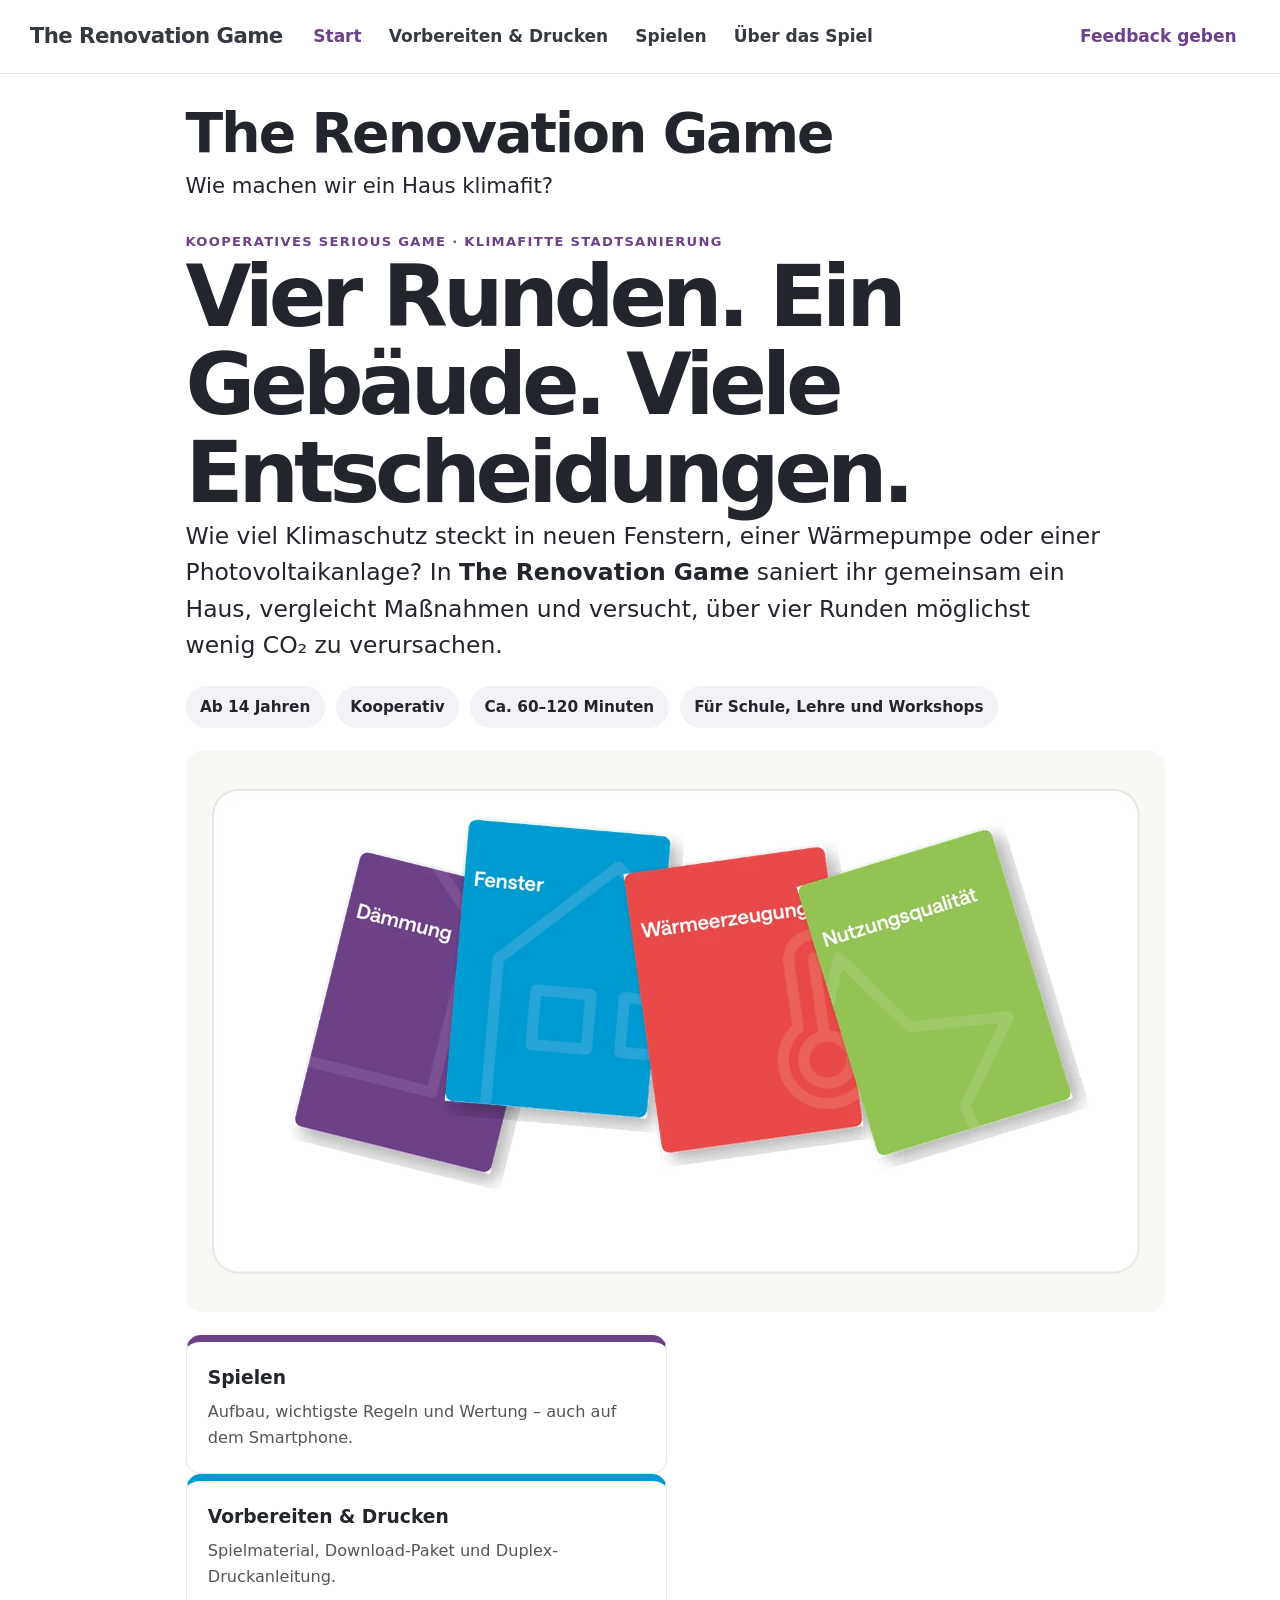
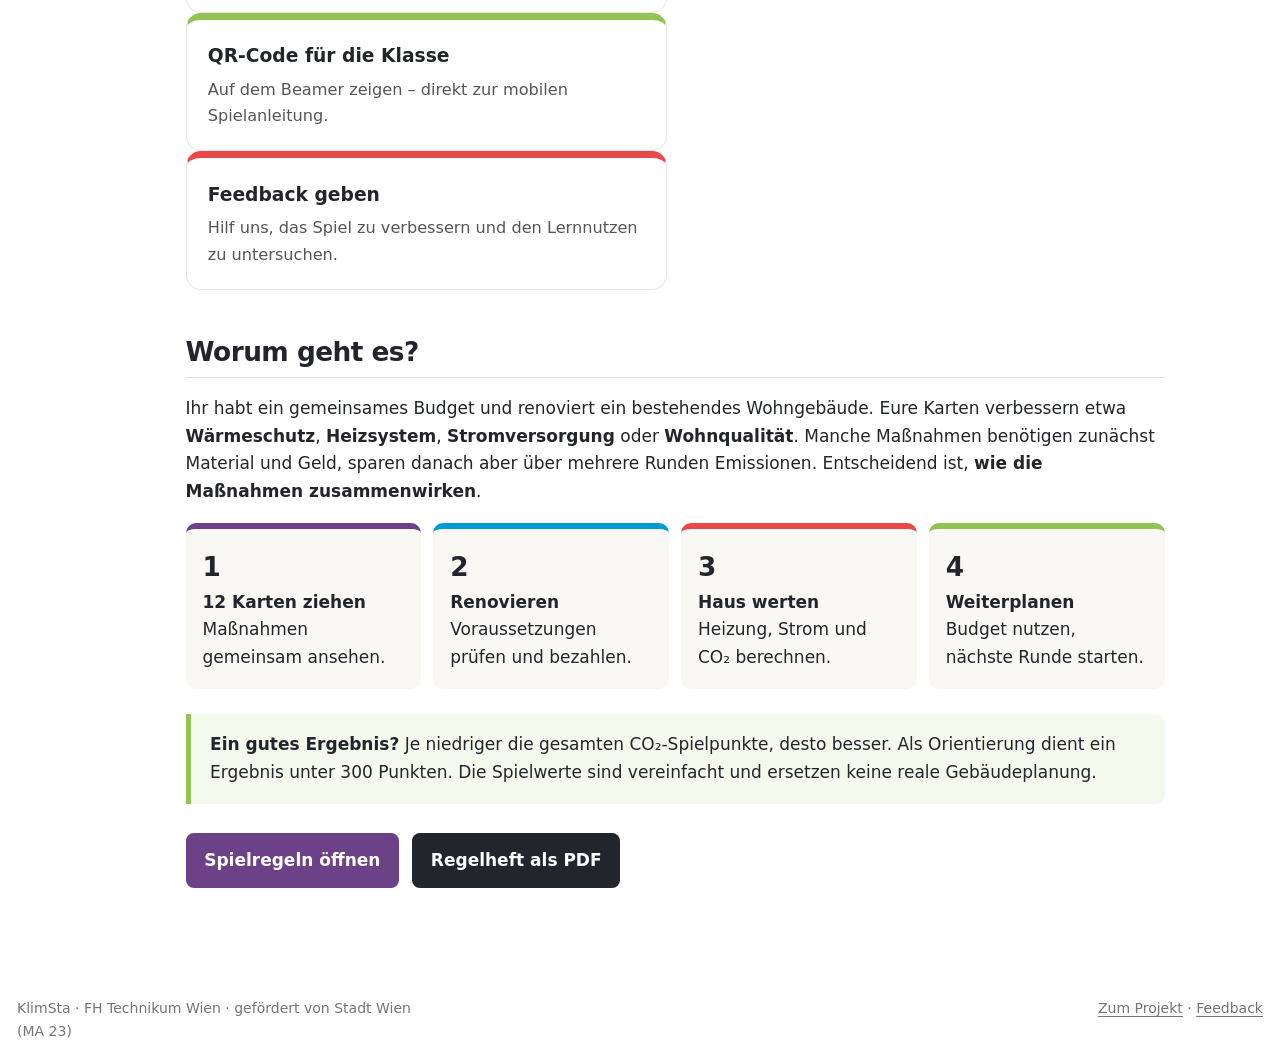
<file: index.html>
<!DOCTYPE html>
<html xmlns="http://www.w3.org/1999/xhtml" lang="en" xml:lang="en"><head>

<meta charset="utf-8">
<meta name="generator" content="quarto-1.10.19">

<meta name="viewport" content="width=device-width, initial-scale=1.0, user-scalable=yes">


<title>The Renovation Game</title>
<style>
/* Default styles provided by pandoc.
** See https://pandoc.org/MANUAL.html#variables-for-html for config info.
*/
span.smallcaps{font-variant: small-caps;}
div.columns{display: flex; gap: 1.5em;}
div.column{flex: auto;}
@media screen {
div.columns{gap: min(4vw, 1.5em);}
div.column{overflow-x: auto;}
}
div.hanging-indent{margin-left: 1.5em; text-indent: -1.5em;}
ul.task-list{list-style: none;}
ul.task-list li input[type="checkbox"] {
  width: 0.8em;
  margin: 0 0.8em 0.2em -1em; /* quarto-specific, see https://github.com/quarto-dev/quarto-cli/issues/4556 */ 
  vertical-align: middle;
}
</style>


<script src="site_libs/quarto-nav/quarto-nav.js"></script>
<script src="site_libs/quarto-nav/headroom.min.js"></script>
<link href="./assets/img/favicon.png" rel="icon" type="image/png">
<script src="site_libs/clipboard/clipboard.min.js"></script>
<script src="site_libs/quarto-html/quarto.js" type="module"></script>
<script src="site_libs/quarto-html/tabsets/tabsets.js" type="module"></script>
<script src="site_libs/quarto-html/popper.min.js"></script>
<script src="site_libs/quarto-html/tippy.umd.min.js"></script>
<link href="site_libs/quarto-html/tippy.css" rel="stylesheet">
<link href="site_libs/quarto-html/quarto-syntax-highlighting-bf27225e3a48a9273f3daa8f8e829971.css" rel="stylesheet" id="quarto-text-highlighting-styles">
<script src="site_libs/bootstrap/bootstrap.min.js"></script>
<link href="site_libs/bootstrap/bootstrap-icons.css" rel="stylesheet">
<link href="site_libs/bootstrap/bootstrap-021c4d350c4dfd0afa9a704526275538.min.css" rel="stylesheet" append-hash="true" id="quarto-bootstrap" data-mode="light">
<script src="site_libs/quarto-contrib/glightbox/glightbox.min.js"></script>
<link href="site_libs/quarto-contrib/glightbox/glightbox.min.css" rel="stylesheet">
<link href="site_libs/quarto-contrib/glightbox/lightbox.css" rel="stylesheet">
<script id="quarto-search-options" type="application/json">{
  "language": {
    "search-no-results-text": "No results",
    "search-matching-documents-text": "matching documents",
    "search-copy-link-title": "Copy link to search",
    "search-hide-matches-text": "Hide additional matches",
    "search-more-match-text": "more match in this document",
    "search-more-matches-text": "more matches in this document",
    "search-clear-button-title": "Clear",
    "search-text-placeholder": "",
    "search-detached-cancel-button-title": "Cancel",
    "search-submit-button-title": "Submit",
    "search-label": "Search"
  }
}</script>
<style>html{ scroll-behavior: smooth; }</style>


<link rel="stylesheet" href="styles.css">
</head>

<body class="nav-fixed fullcontent quarto-light">

<div id="quarto-search-results"></div>
  <header id="quarto-header" class="headroom fixed-top">
    <nav class="navbar navbar-expand-lg " data-bs-theme="dark">
      <div class="navbar-container container-fluid">
      <div class="navbar-brand-container mx-auto">
    <a class="navbar-brand" href="./index.html">
    <span class="navbar-title">The Renovation Game</span>
    </a>
  </div>
          <button class="navbar-toggler" type="button" data-bs-toggle="collapse" data-bs-target="#navbarCollapse" aria-controls="navbarCollapse" role="menu" aria-expanded="false" aria-label="Toggle navigation" onclick="if (window.quartoToggleHeadroom) { window.quartoToggleHeadroom(); }">
  <span class="navbar-toggler-icon"></span>
</button>
          <div class="collapse navbar-collapse" id="navbarCollapse">
            <ul class="navbar-nav navbar-nav-scroll me-auto">
  <li class="nav-item">
    <a class="nav-link active" href="./index.html" aria-current="page"> 
<span class="menu-text">Start</span></a>
  </li>  
  <li class="nav-item">
    <a class="nav-link" href="./vorbereiten.html"> 
<span class="menu-text">Vorbereiten &amp; Drucken</span></a>
  </li>  
  <li class="nav-item">
    <a class="nav-link" href="./spielen.html"> 
<span class="menu-text">Spielen</span></a>
  </li>  
  <li class="nav-item">
    <a class="nav-link" href="./ueber.html"> 
<span class="menu-text">Über das Spiel</span></a>
  </li>  
</ul>
            <ul class="navbar-nav navbar-nav-scroll ms-auto">
  <li class="nav-item">
    <a class="nav-link" href="./feedback.html"> 
<span class="menu-text">Feedback geben</span></a>
  </li>  
</ul>
          </div> <!-- /navcollapse -->
            <div class="quarto-navbar-tools">
</div>
      </div> <!-- /container-fluid -->
    </nav>
</header>
<!-- content -->
<div id="quarto-content" class="quarto-container page-columns page-rows-contents page-layout-article page-navbar">
<!-- sidebar -->
<!-- margin-sidebar -->
    
<!-- main -->
<main class="content" id="quarto-document-content">

<header id="title-block-header" class="quarto-title-block default">
<div class="quarto-title">
<h1 class="title">The Renovation Game</h1>
<p class="subtitle lead">Wie machen wir ein Haus klimafit?</p>
</div>



<div class="quarto-title-meta">

    
  
    
  </div>
  


</header>


<div class="kicker">
Kooperatives Serious Game · Klimafitte Stadtsanierung
</div>
<div class="hero-title">
Vier Runden. Ein Gebäude. Viele Entscheidungen.
</div>
<p class="lead-intro">
Wie viel Klimaschutz steckt in neuen Fenstern, einer Wärmepumpe oder einer Photovoltaikanlage? In <strong>The Renovation Game</strong> saniert ihr gemeinsam ein Haus, vergleicht Maßnahmen und versucht, über vier Runden möglichst wenig CO₂ zu verursachen.
</p>
<div class="fact-strip">
<span>Ab 14 Jahren</span><span>Kooperativ</span><span>Ca. 60–120 Minuten</span><span>Für Schule, Lehre und Workshops</span>
</div>
<p><a href="assets/img/karten-banner.webp" class="lightbox" data-gallery="quarto-lightbox-gallery-1"><img src="assets/img/karten-banner.webp" class="hero-art img-fluid" alt="Originale farbcodierte Maßnahmenkarten von The Renovation Game."></a></p>
<div class="action-grid">
<p><a class="action violet" href="spielen.html"><strong>Spielen</strong><small>Aufbau, wichtigste Regeln und Wertung – auch auf dem Smartphone.</small></a> <a class="action blue" href="vorbereiten.html"><strong>Vorbereiten &amp; Drucken</strong><small>Spielmaterial, Download-Paket und Duplex-Druckanleitung.</small></a> <a class="action green" href="start.html"><strong>QR-Code für die Klasse</strong><small>Auf dem Beamer zeigen – direkt zur mobilen Spielanleitung.</small></a> <a class="action red" href="feedback.html"><strong>Feedback geben</strong><small>Hilf uns, das Spiel zu verbessern und den Lernnutzen zu untersuchen.</small></a></p>
</div>
<section id="worum-geht-es" class="level2">
<h2 data-anchor-id="worum-geht-es">Worum geht es?</h2>
<p>Ihr habt ein gemeinsames Budget und renoviert ein bestehendes Wohngebäude. Eure Karten verbessern etwa <strong>Wärmeschutz</strong>, <strong>Heizsystem</strong>, <strong>Stromversorgung</strong> oder <strong>Wohnqualität</strong>. Manche Maßnahmen benötigen zunächst Material und Geld, sparen danach aber über mehrere Runden Emissionen. Entscheidend ist, <strong>wie die Maßnahmen zusammenwirken</strong>.</p>
<div class="step-grid">
<div class="step">
<span class="number">1</span><strong>12 Karten ziehen</strong>Maßnahmen gemeinsam ansehen.
</div>
<div class="step">
<span class="number">2</span><strong>Renovieren</strong>Voraussetzungen prüfen und bezahlen.
</div>
<div class="step">
<span class="number">3</span><strong>Haus werten</strong>Heizung, Strom und CO₂ berechnen.
</div>
<div class="step">
<span class="number">4</span><strong>Weiterplanen</strong>Budget nutzen, nächste Runde starten.
</div>
</div>
<div class="note green">
<strong>Ein gutes Ergebnis?</strong> Je niedriger die gesamten CO₂-Spielpunkte, desto besser. Als Orientierung dient ein Ergebnis unter 300 Punkten. Die Spielwerte sind vereinfacht und ersetzen keine reale Gebäudeplanung.
</div>
<p><a href="spielen.html" class="btn-game">Spielregeln öffnen</a> <a href="assets/downloads/regelheft.pdf" class="btn-game alt">Regelheft als PDF</a></p>


</section>

</main> <!-- /main -->
<script id="quarto-html-after-body" type="application/javascript">
  window.document.addEventListener("DOMContentLoaded", function (event) {
    const isCodeAnnotation = (el) => {
      for (const clz of el.classList) {
        if (clz.startsWith('code-annotation-')) {                     
          return true;
        }
      }
      return false;
    }
    const onCopySuccess = function(e) {
      // button target
      const button = e.trigger;
      // don't keep focus
      button.blur();
      // flash "checked"
      button.classList.add('code-copy-button-checked');
      var currentTitle = button.getAttribute("title");
      button.setAttribute("title", "Copied!");
      let tooltip;
      if (window.bootstrap) {
        button.setAttribute("data-bs-toggle", "tooltip");
        button.setAttribute("data-bs-placement", "left");
        button.setAttribute("data-bs-title", "Copied!");
        tooltip = new bootstrap.Tooltip(button, 
          { trigger: "manual", 
            customClass: "code-copy-button-tooltip",
            offset: [0, -8]});
        tooltip.show();    
      }
      setTimeout(function() {
        if (tooltip) {
          tooltip.hide();
          button.removeAttribute("data-bs-title");
          button.removeAttribute("data-bs-toggle");
          button.removeAttribute("data-bs-placement");
        }
        button.setAttribute("title", currentTitle);
        button.classList.remove('code-copy-button-checked');
      }, 1000);
      // clear code selection
      e.clearSelection();
    }
    const getTextToCopy = function(trigger) {
      const outerScaffold = trigger.parentElement.cloneNode(true);
      const codeEl = outerScaffold.querySelector('code');
      for (const childEl of codeEl.children) {
        if (isCodeAnnotation(childEl)) {
          childEl.remove();
        }
      }
      return codeEl.innerText;
    }
    const clipboard = new window.ClipboardJS('.code-copy-button:not([data-in-quarto-modal])', {
      text: getTextToCopy
    });
    clipboard.on('success', onCopySuccess);
    if (window.document.getElementById('quarto-embedded-source-code-modal')) {
      const clipboardModal = new window.ClipboardJS('.code-copy-button[data-in-quarto-modal]', {
        text: getTextToCopy,
        container: window.document.getElementById('quarto-embedded-source-code-modal')
      });
      clipboardModal.on('success', onCopySuccess);
    }
      var localhostRegex = new RegExp(/^(?:http|https):\/\/localhost\:?[0-9]*\//);
      var mailtoRegex = new RegExp(/^mailto:/);
        var filterRegex = new RegExp("https:\/\/simonschaluppe\.github\.io\/KlimSta-Brettspiel\/");
      var isInternal = (href) => {
          return filterRegex.test(href) || localhostRegex.test(href) || mailtoRegex.test(href);
      }
      // Inspect non-navigation links and adorn them if external
     var links = window.document.querySelectorAll('a[href]:not(.nav-link):not(.navbar-brand):not(.toc-action):not(.sidebar-link):not(.sidebar-item-toggle):not(.pagination-link):not(.no-external):not([aria-hidden]):not(.dropdown-item):not(.quarto-navigation-tool):not(.about-link)');
      for (var i=0; i<links.length; i++) {
        const link = links[i];
        if (!isInternal(link.href)) {
          // undo the damage that might have been done by quarto-nav.js in the case of
          // links that we want to consider external
          if (link.dataset.originalHref !== undefined) {
            link.href = link.dataset.originalHref;
          }
            // target, if specified
            link.setAttribute("target", "_blank");
            if (link.getAttribute("rel") === null) {
              link.setAttribute("rel", "noopener");
            }
        }
      }
    function tippyHover(el, contentFn, onTriggerFn, onUntriggerFn) {
      const config = {
        allowHTML: true,
        maxWidth: 500,
        delay: 100,
        arrow: false,
        appendTo: function(el) {
            return el.parentElement;
        },
        interactive: true,
        interactiveBorder: 10,
        theme: 'quarto',
        placement: 'bottom-start',
      };
      if (contentFn) {
        config.content = contentFn;
      }
      if (onTriggerFn) {
        config.onTrigger = onTriggerFn;
      }
      if (onUntriggerFn) {
        config.onUntrigger = onUntriggerFn;
      }
      window.tippy(el, config); 
    }
    const noterefs = window.document.querySelectorAll('a[role="doc-noteref"]');
    for (var i=0; i<noterefs.length; i++) {
      const ref = noterefs[i];
      tippyHover(ref, function() {
        // use id or data attribute instead here
        let href = ref.getAttribute('data-footnote-href') || ref.getAttribute('href');
        try { href = new URL(href).hash; } catch {}
        const id = href.replace(/^#\/?/, "");
        const note = window.document.getElementById(id);
        if (note) {
          return note.innerHTML;
        } else {
          return "";
        }
      });
    }
    const xrefs = window.document.querySelectorAll('a.quarto-xref');
    const processXRef = (id, note) => {
      // Strip column container classes
      const stripColumnClz = (el) => {
        el.classList.remove("page-full", "page-columns");
        if (el.children) {
          for (const child of el.children) {
            stripColumnClz(child);
          }
        }
      }
      stripColumnClz(note)
      if (id === null || id.startsWith('sec-')) {
        // Special case sections, only their first couple elements
        const container = document.createElement("div");
        if (note.children && note.children.length > 2) {
          container.appendChild(note.children[0].cloneNode(true));
          for (let i = 1; i < note.children.length; i++) {
            const child = note.children[i];
            if (child.tagName === "P" && child.innerText === "") {
              continue;
            } else {
              container.appendChild(child.cloneNode(true));
              break;
            }
          }
          if (window.Quarto?.typesetMath) {
            window.Quarto.typesetMath(container);
          }
          return container.innerHTML
        } else {
          if (window.Quarto?.typesetMath) {
            window.Quarto.typesetMath(note);
          }
          return note.innerHTML;
        }
      } else {
        // Remove any anchor links if they are present
        const anchorLink = note.querySelector('a.anchorjs-link');
        if (anchorLink) {
          anchorLink.remove();
        }
        if (window.Quarto?.typesetMath) {
          window.Quarto.typesetMath(note);
        }
        if (note.classList.contains("callout")) {
          return note.outerHTML;
        } else {
          return note.innerHTML;
        }
      }
    }
    for (var i=0; i<xrefs.length; i++) {
      const xref = xrefs[i];
      tippyHover(xref, undefined, function(instance) {
        instance.disable();
        let url = xref.getAttribute('href');
        let hash = undefined; 
        if (url.startsWith('#')) {
          hash = url;
        } else {
          try { hash = new URL(url).hash; } catch {}
        }
        if (hash) {
          const id = hash.replace(/^#\/?/, "");
          const note = window.document.getElementById(id);
          if (note !== null) {
            try {
              const html = processXRef(id, note.cloneNode(true));
              instance.setContent(html);
            } finally {
              instance.enable();
              instance.show();
            }
          } else {
            // See if we can fetch this
            fetch(url.split('#')[0])
            .then(res => res.text())
            .then(html => {
              const parser = new DOMParser();
              const htmlDoc = parser.parseFromString(html, "text/html");
              const note = htmlDoc.getElementById(id);
              if (note !== null) {
                const html = processXRef(id, note);
                instance.setContent(html);
              } 
            }).finally(() => {
              instance.enable();
              instance.show();
            });
          }
        } else {
          // See if we can fetch a full url (with no hash to target)
          // This is a special case and we should probably do some content thinning / targeting
          fetch(url)
          .then(res => res.text())
          .then(html => {
            const parser = new DOMParser();
            const htmlDoc = parser.parseFromString(html, "text/html");
            const note = htmlDoc.querySelector('main.content');
            if (note !== null) {
              // This should only happen for chapter cross references
              // (since there is no id in the URL)
              // remove the first header
              if (note.children.length > 0 && note.children[0].tagName === "HEADER") {
                note.children[0].remove();
              }
              const html = processXRef(null, note);
              instance.setContent(html);
            } 
          }).finally(() => {
            instance.enable();
            instance.show();
          });
        }
      }, function(instance) {
      });
    }
        let selectedAnnoteEl;
        const selectorForAnnotation = ( cell, annotation) => {
          let cellAttr = 'data-code-cell="' + cell + '"';
          let lineAttr = 'data-code-annotation="' +  annotation + '"';
          const selector = 'span[' + cellAttr + '][' + lineAttr + ']';
          return selector;
        }
        const selectCodeLines = (annoteEl) => {
          const doc = window.document;
          const targetCell = annoteEl.getAttribute("data-target-cell");
          const targetAnnotation = annoteEl.getAttribute("data-target-annotation");
          const annoteSpan = window.document.querySelector(selectorForAnnotation(targetCell, targetAnnotation));
          const lines = annoteSpan.getAttribute("data-code-lines").split(",");
          const lineIds = lines.map((line) => {
            return targetCell + "-" + line;
          })
          let top = null;
          let height = null;
          let parent = null;
          if (lineIds.length > 0) {
              //compute the position of the single el (top and bottom and make a div)
              const el = window.document.getElementById(lineIds[0]);
              top = el.offsetTop;
              height = el.offsetHeight;
              parent = el.parentElement.parentElement;
            if (lineIds.length > 1) {
              const lastEl = window.document.getElementById(lineIds[lineIds.length - 1]);
              const bottom = lastEl.offsetTop + lastEl.offsetHeight;
              height = bottom - top;
            }
            if (top !== null && height !== null && parent !== null) {
              // cook up a div (if necessary) and position it 
              let div = window.document.getElementById("code-annotation-line-highlight");
              if (div === null) {
                div = window.document.createElement("div");
                div.setAttribute("id", "code-annotation-line-highlight");
                div.style.position = 'absolute';
                parent.appendChild(div);
              }
              div.style.top = top - 2 + "px";
              div.style.height = height + 4 + "px";
              div.style.left = 0;
              let gutterDiv = window.document.getElementById("code-annotation-line-highlight-gutter");
              if (gutterDiv === null) {
                gutterDiv = window.document.createElement("div");
                gutterDiv.setAttribute("id", "code-annotation-line-highlight-gutter");
                gutterDiv.style.position = 'absolute';
                const codeCell = window.document.getElementById(targetCell);
                const gutter = codeCell.querySelector('.code-annotation-gutter');
                gutter.appendChild(gutterDiv);
              }
              gutterDiv.style.top = top - 2 + "px";
              gutterDiv.style.height = height + 4 + "px";
            }
            selectedAnnoteEl = annoteEl;
          }
        };
        const unselectCodeLines = () => {
          const elementsIds = ["code-annotation-line-highlight", "code-annotation-line-highlight-gutter"];
          elementsIds.forEach((elId) => {
            const div = window.document.getElementById(elId);
            if (div) {
              div.remove();
            }
          });
          selectedAnnoteEl = undefined;
        };
          // Handle positioning of the toggle
      window.addEventListener(
        "resize",
        throttle(() => {
          elRect = undefined;
          if (selectedAnnoteEl) {
            selectCodeLines(selectedAnnoteEl);
          }
        }, 10)
      );
      function throttle(fn, ms) {
      let throttle = false;
      let timer;
        return (...args) => {
          if(!throttle) { // first call gets through
              fn.apply(this, args);
              throttle = true;
          } else { // all the others get throttled
              if(timer) clearTimeout(timer); // cancel #2
              timer = setTimeout(() => {
                fn.apply(this, args);
                timer = throttle = false;
              }, ms);
          }
        };
      }
        // Attach click handler to the DT
        const annoteDls = window.document.querySelectorAll('dt[data-target-cell]');
        for (const annoteDlNode of annoteDls) {
          annoteDlNode.addEventListener('click', (event) => {
            const clickedEl = event.target;
            if (clickedEl !== selectedAnnoteEl) {
              unselectCodeLines();
              const activeEl = window.document.querySelector('dt[data-target-cell].code-annotation-active');
              if (activeEl) {
                activeEl.classList.remove('code-annotation-active');
              }
              selectCodeLines(clickedEl);
              clickedEl.classList.add('code-annotation-active');
            } else {
              // Unselect the line
              unselectCodeLines();
              clickedEl.classList.remove('code-annotation-active');
            }
          });
        }
    const findCites = (el) => {
      const parentEl = el.parentElement;
      if (parentEl) {
        const cites = parentEl.dataset.cites;
        if (cites) {
          return {
            el,
            cites: cites.split(' ')
          };
        } else {
          return findCites(el.parentElement)
        }
      } else {
        return undefined;
      }
    };
    var bibliorefs = window.document.querySelectorAll('a[role="doc-biblioref"]');
    for (var i=0; i<bibliorefs.length; i++) {
      const ref = bibliorefs[i];
      const citeInfo = findCites(ref);
      if (citeInfo) {
        tippyHover(citeInfo.el, function() {
          var popup = window.document.createElement('div');
          citeInfo.cites.forEach(function(cite) {
            var citeDiv = window.document.createElement('div');
            citeDiv.classList.add('hanging-indent');
            citeDiv.classList.add('csl-entry');
            var biblioDiv = window.document.getElementById('ref-' + cite);
            if (biblioDiv) {
              citeDiv.innerHTML = biblioDiv.innerHTML;
            }
            popup.appendChild(citeDiv);
          });
          return popup.innerHTML;
        });
      }
    }
  });
  </script>
</div> <!-- /content -->
<footer class="footer">
  <div class="nav-footer">
    <div class="nav-footer-left">
<p>KlimSta · FH Technikum Wien · gefördert von Stadt Wien (MA 23)</p>
</div>   
    <div class="nav-footer-center">
      &nbsp;
    </div>
    <div class="nav-footer-right">
<p><a href="./ueber.html">Zum Projekt</a> · <a href="./feedback.html">Feedback</a></p>
</div>
  </div>
</footer>
<script>var lightboxQuarto = GLightbox({"closeEffect":"zoom","descPosition":"bottom","loop":false,"openEffect":"zoom","selector":".lightbox"});
(function() {
  let previousOnload = window.onload;
  window.onload = () => {
    if (previousOnload) {
      previousOnload();
    }
    lightboxQuarto.on('slide_before_load', (data) => {
      const { slideIndex, slideNode, slideConfig, player, trigger } = data;
      const href = trigger.getAttribute('href');
      if (href !== null) {
        const imgEl = window.document.querySelector(`a[href="${href}"] img`);
        if (imgEl !== null) {
          const srcAttr = imgEl.getAttribute("src");
          if (srcAttr && srcAttr.startsWith("data:")) {
            slideConfig.href = srcAttr;
          }
        }
      } 
    });
  
    lightboxQuarto.on('slide_after_load', (data) => {
      const { slideIndex, slideNode, slideConfig, player, trigger } = data;
      if (window.Quarto?.typesetMath) {
        window.Quarto.typesetMath(slideNode);
      }
    });
  
  };
  
})();
          </script>




<script src="site_libs/quarto-html/zenscroll-min.js"></script>
</body></html>
</file>
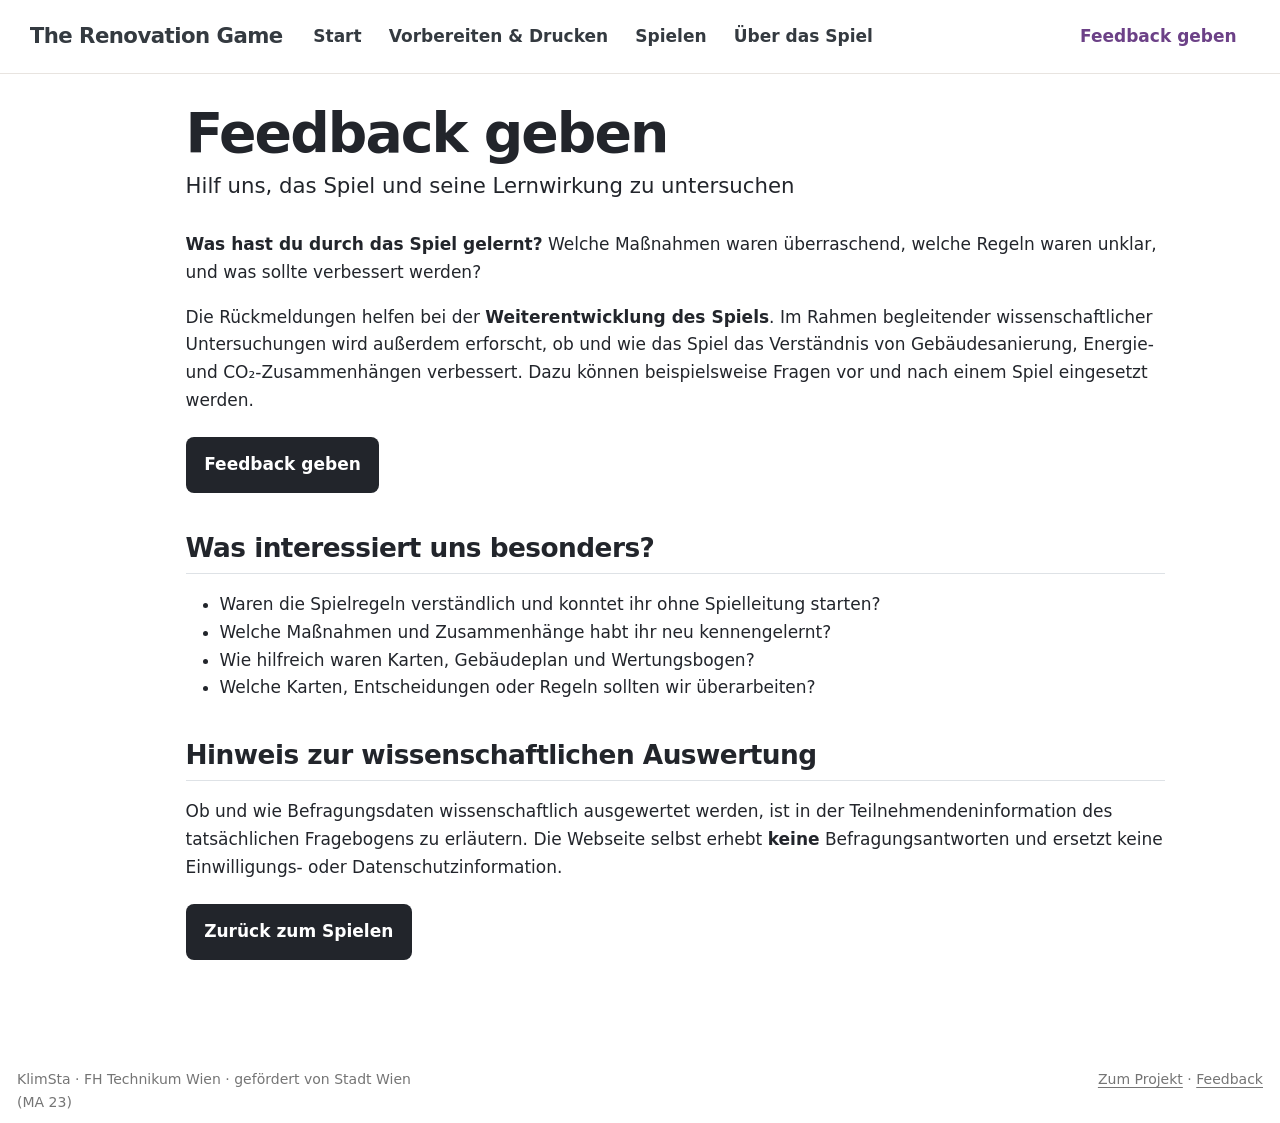
<file: feedback.html>
<!DOCTYPE html>
<html xmlns="http://www.w3.org/1999/xhtml" lang="en" xml:lang="en"><head>

<meta charset="utf-8">
<meta name="generator" content="quarto-1.10.19">

<meta name="viewport" content="width=device-width, initial-scale=1.0, user-scalable=yes">


<title>Feedback geben – The Renovation Game</title>
<style>
/* Default styles provided by pandoc.
** See https://pandoc.org/MANUAL.html#variables-for-html for config info.
*/
span.smallcaps{font-variant: small-caps;}
div.columns{display: flex; gap: 1.5em;}
div.column{flex: auto;}
@media screen {
div.columns{gap: min(4vw, 1.5em);}
div.column{overflow-x: auto;}
}
div.hanging-indent{margin-left: 1.5em; text-indent: -1.5em;}
ul.task-list{list-style: none;}
ul.task-list li input[type="checkbox"] {
  width: 0.8em;
  margin: 0 0.8em 0.2em -1em; /* quarto-specific, see https://github.com/quarto-dev/quarto-cli/issues/4556 */ 
  vertical-align: middle;
}
</style>


<script src="site_libs/quarto-nav/quarto-nav.js"></script>
<script src="site_libs/quarto-nav/headroom.min.js"></script>
<link href="./assets/img/favicon.png" rel="icon" type="image/png">
<script src="site_libs/clipboard/clipboard.min.js"></script>
<script src="site_libs/quarto-html/quarto.js" type="module"></script>
<script src="site_libs/quarto-html/tabsets/tabsets.js" type="module"></script>
<script src="site_libs/quarto-html/popper.min.js"></script>
<script src="site_libs/quarto-html/tippy.umd.min.js"></script>
<link href="site_libs/quarto-html/tippy.css" rel="stylesheet">
<link href="site_libs/quarto-html/quarto-syntax-highlighting-bf27225e3a48a9273f3daa8f8e829971.css" rel="stylesheet" id="quarto-text-highlighting-styles">
<script src="site_libs/bootstrap/bootstrap.min.js"></script>
<link href="site_libs/bootstrap/bootstrap-icons.css" rel="stylesheet">
<link href="site_libs/bootstrap/bootstrap-021c4d350c4dfd0afa9a704526275538.min.css" rel="stylesheet" append-hash="true" id="quarto-bootstrap" data-mode="light">
<script id="quarto-search-options" type="application/json">{
  "language": {
    "search-no-results-text": "No results",
    "search-matching-documents-text": "matching documents",
    "search-copy-link-title": "Copy link to search",
    "search-hide-matches-text": "Hide additional matches",
    "search-more-match-text": "more match in this document",
    "search-more-matches-text": "more matches in this document",
    "search-clear-button-title": "Clear",
    "search-text-placeholder": "",
    "search-detached-cancel-button-title": "Cancel",
    "search-submit-button-title": "Submit",
    "search-label": "Search"
  }
}</script>
<style>html{ scroll-behavior: smooth; }</style>


<link rel="stylesheet" href="styles.css">
</head>

<body class="nav-fixed fullcontent quarto-light">

<div id="quarto-search-results"></div>
  <header id="quarto-header" class="headroom fixed-top">
    <nav class="navbar navbar-expand-lg " data-bs-theme="dark">
      <div class="navbar-container container-fluid">
      <div class="navbar-brand-container mx-auto">
    <a class="navbar-brand" href="./index.html">
    <span class="navbar-title">The Renovation Game</span>
    </a>
  </div>
          <button class="navbar-toggler" type="button" data-bs-toggle="collapse" data-bs-target="#navbarCollapse" aria-controls="navbarCollapse" role="menu" aria-expanded="false" aria-label="Toggle navigation" onclick="if (window.quartoToggleHeadroom) { window.quartoToggleHeadroom(); }">
  <span class="navbar-toggler-icon"></span>
</button>
          <div class="collapse navbar-collapse" id="navbarCollapse">
            <ul class="navbar-nav navbar-nav-scroll me-auto">
  <li class="nav-item">
    <a class="nav-link" href="./index.html"> 
<span class="menu-text">Start</span></a>
  </li>  
  <li class="nav-item">
    <a class="nav-link" href="./vorbereiten.html"> 
<span class="menu-text">Vorbereiten &amp; Drucken</span></a>
  </li>  
  <li class="nav-item">
    <a class="nav-link" href="./spielen.html"> 
<span class="menu-text">Spielen</span></a>
  </li>  
  <li class="nav-item">
    <a class="nav-link" href="./ueber.html"> 
<span class="menu-text">Über das Spiel</span></a>
  </li>  
</ul>
            <ul class="navbar-nav navbar-nav-scroll ms-auto">
  <li class="nav-item">
    <a class="nav-link active" href="./feedback.html" aria-current="page"> 
<span class="menu-text">Feedback geben</span></a>
  </li>  
</ul>
          </div> <!-- /navcollapse -->
            <div class="quarto-navbar-tools">
</div>
      </div> <!-- /container-fluid -->
    </nav>
</header>
<!-- content -->
<div id="quarto-content" class="quarto-container page-columns page-rows-contents page-layout-article page-navbar">
<!-- sidebar -->
<!-- margin-sidebar -->
    
<!-- main -->
<main class="content" id="quarto-document-content">

<header id="title-block-header" class="quarto-title-block default">
<div class="quarto-title">
<h1 class="title">Feedback geben</h1>
<p class="subtitle lead">Hilf uns, das Spiel und seine Lernwirkung zu untersuchen</p>
</div>



<div class="quarto-title-meta">

    
  
    
  </div>
  


</header>


<p><strong>Was hast du durch das Spiel gelernt?</strong> Welche Maßnahmen waren überraschend, welche Regeln waren unklar, und was sollte verbessert werden?</p>
<p>Die Rückmeldungen helfen bei der <strong>Weiterentwicklung des Spiels</strong>. Im Rahmen begleitender wissenschaftlicher Untersuchungen wird außerdem erforscht, ob und wie das Spiel das Verständnis von Gebäudesanierung, Energie- und CO₂-Zusammenhängen verbessert. Dazu können beispielsweise Fragen vor und nach einem Spiel eingesetzt werden.</p>
<p><a href="https://forms.cloud.microsoft/e/FMbJumRG4W" class="btn-game alt">Feedback geben</a></p>
<!-- REDAKTION: Die folgende Platzhalter-Box durch den echten Befragungslink ersetzen.
Beispiel: [Zum Feedbackfragebogen](https://...){.btn-game}
Nicht annehmen, dass Feedback anonym ist, bevor der Fragebogen datenschutzrechtlich geprüft wurde.
Bei Minderjährigen ggf. zusätzliche Anforderungen nach Ethik-/Datenschutzkonzept berücksichtigen. -->
<section id="was-interessiert-uns-besonders" class="level2">
<h2 data-anchor-id="was-interessiert-uns-besonders">Was interessiert uns besonders?</h2>
<ul>
<li>Waren die Spielregeln verständlich und konntet ihr ohne Spielleitung starten?</li>
<li>Welche Maßnahmen und Zusammenhänge habt ihr neu kennengelernt?</li>
<li>Wie hilfreich waren Karten, Gebäudeplan und Wertungsbogen?</li>
<li>Welche Karten, Entscheidungen oder Regeln sollten wir überarbeiten?</li>
</ul>
</section>
<section id="hinweis-zur-wissenschaftlichen-auswertung" class="level2">
<h2 data-anchor-id="hinweis-zur-wissenschaftlichen-auswertung">Hinweis zur wissenschaftlichen Auswertung</h2>
<p>Ob und wie Befragungsdaten wissenschaftlich ausgewertet werden, ist in der Teilnehmendeninformation des tatsächlichen Fragebogens zu erläutern. Die Webseite selbst erhebt <strong>keine</strong> Befragungsantworten und ersetzt keine Einwilligungs- oder Datenschutzinformation.</p>
<p><a href="spielen.html" class="btn-game alt">Zurück zum Spielen</a></p>


</section>

</main> <!-- /main -->
<script id="quarto-html-after-body" type="application/javascript">
  window.document.addEventListener("DOMContentLoaded", function (event) {
    const isCodeAnnotation = (el) => {
      for (const clz of el.classList) {
        if (clz.startsWith('code-annotation-')) {                     
          return true;
        }
      }
      return false;
    }
    const onCopySuccess = function(e) {
      // button target
      const button = e.trigger;
      // don't keep focus
      button.blur();
      // flash "checked"
      button.classList.add('code-copy-button-checked');
      var currentTitle = button.getAttribute("title");
      button.setAttribute("title", "Copied!");
      let tooltip;
      if (window.bootstrap) {
        button.setAttribute("data-bs-toggle", "tooltip");
        button.setAttribute("data-bs-placement", "left");
        button.setAttribute("data-bs-title", "Copied!");
        tooltip = new bootstrap.Tooltip(button, 
          { trigger: "manual", 
            customClass: "code-copy-button-tooltip",
            offset: [0, -8]});
        tooltip.show();    
      }
      setTimeout(function() {
        if (tooltip) {
          tooltip.hide();
          button.removeAttribute("data-bs-title");
          button.removeAttribute("data-bs-toggle");
          button.removeAttribute("data-bs-placement");
        }
        button.setAttribute("title", currentTitle);
        button.classList.remove('code-copy-button-checked');
      }, 1000);
      // clear code selection
      e.clearSelection();
    }
    const getTextToCopy = function(trigger) {
      const outerScaffold = trigger.parentElement.cloneNode(true);
      const codeEl = outerScaffold.querySelector('code');
      for (const childEl of codeEl.children) {
        if (isCodeAnnotation(childEl)) {
          childEl.remove();
        }
      }
      return codeEl.innerText;
    }
    const clipboard = new window.ClipboardJS('.code-copy-button:not([data-in-quarto-modal])', {
      text: getTextToCopy
    });
    clipboard.on('success', onCopySuccess);
    if (window.document.getElementById('quarto-embedded-source-code-modal')) {
      const clipboardModal = new window.ClipboardJS('.code-copy-button[data-in-quarto-modal]', {
        text: getTextToCopy,
        container: window.document.getElementById('quarto-embedded-source-code-modal')
      });
      clipboardModal.on('success', onCopySuccess);
    }
      var localhostRegex = new RegExp(/^(?:http|https):\/\/localhost\:?[0-9]*\//);
      var mailtoRegex = new RegExp(/^mailto:/);
        var filterRegex = new RegExp("https:\/\/simonschaluppe\.github\.io\/KlimSta-Brettspiel\/");
      var isInternal = (href) => {
          return filterRegex.test(href) || localhostRegex.test(href) || mailtoRegex.test(href);
      }
      // Inspect non-navigation links and adorn them if external
     var links = window.document.querySelectorAll('a[href]:not(.nav-link):not(.navbar-brand):not(.toc-action):not(.sidebar-link):not(.sidebar-item-toggle):not(.pagination-link):not(.no-external):not([aria-hidden]):not(.dropdown-item):not(.quarto-navigation-tool):not(.about-link)');
      for (var i=0; i<links.length; i++) {
        const link = links[i];
        if (!isInternal(link.href)) {
          // undo the damage that might have been done by quarto-nav.js in the case of
          // links that we want to consider external
          if (link.dataset.originalHref !== undefined) {
            link.href = link.dataset.originalHref;
          }
            // target, if specified
            link.setAttribute("target", "_blank");
            if (link.getAttribute("rel") === null) {
              link.setAttribute("rel", "noopener");
            }
        }
      }
    function tippyHover(el, contentFn, onTriggerFn, onUntriggerFn) {
      const config = {
        allowHTML: true,
        maxWidth: 500,
        delay: 100,
        arrow: false,
        appendTo: function(el) {
            return el.parentElement;
        },
        interactive: true,
        interactiveBorder: 10,
        theme: 'quarto',
        placement: 'bottom-start',
      };
      if (contentFn) {
        config.content = contentFn;
      }
      if (onTriggerFn) {
        config.onTrigger = onTriggerFn;
      }
      if (onUntriggerFn) {
        config.onUntrigger = onUntriggerFn;
      }
      window.tippy(el, config); 
    }
    const noterefs = window.document.querySelectorAll('a[role="doc-noteref"]');
    for (var i=0; i<noterefs.length; i++) {
      const ref = noterefs[i];
      tippyHover(ref, function() {
        // use id or data attribute instead here
        let href = ref.getAttribute('data-footnote-href') || ref.getAttribute('href');
        try { href = new URL(href).hash; } catch {}
        const id = href.replace(/^#\/?/, "");
        const note = window.document.getElementById(id);
        if (note) {
          return note.innerHTML;
        } else {
          return "";
        }
      });
    }
    const xrefs = window.document.querySelectorAll('a.quarto-xref');
    const processXRef = (id, note) => {
      // Strip column container classes
      const stripColumnClz = (el) => {
        el.classList.remove("page-full", "page-columns");
        if (el.children) {
          for (const child of el.children) {
            stripColumnClz(child);
          }
        }
      }
      stripColumnClz(note)
      if (id === null || id.startsWith('sec-')) {
        // Special case sections, only their first couple elements
        const container = document.createElement("div");
        if (note.children && note.children.length > 2) {
          container.appendChild(note.children[0].cloneNode(true));
          for (let i = 1; i < note.children.length; i++) {
            const child = note.children[i];
            if (child.tagName === "P" && child.innerText === "") {
              continue;
            } else {
              container.appendChild(child.cloneNode(true));
              break;
            }
          }
          if (window.Quarto?.typesetMath) {
            window.Quarto.typesetMath(container);
          }
          return container.innerHTML
        } else {
          if (window.Quarto?.typesetMath) {
            window.Quarto.typesetMath(note);
          }
          return note.innerHTML;
        }
      } else {
        // Remove any anchor links if they are present
        const anchorLink = note.querySelector('a.anchorjs-link');
        if (anchorLink) {
          anchorLink.remove();
        }
        if (window.Quarto?.typesetMath) {
          window.Quarto.typesetMath(note);
        }
        if (note.classList.contains("callout")) {
          return note.outerHTML;
        } else {
          return note.innerHTML;
        }
      }
    }
    for (var i=0; i<xrefs.length; i++) {
      const xref = xrefs[i];
      tippyHover(xref, undefined, function(instance) {
        instance.disable();
        let url = xref.getAttribute('href');
        let hash = undefined; 
        if (url.startsWith('#')) {
          hash = url;
        } else {
          try { hash = new URL(url).hash; } catch {}
        }
        if (hash) {
          const id = hash.replace(/^#\/?/, "");
          const note = window.document.getElementById(id);
          if (note !== null) {
            try {
              const html = processXRef(id, note.cloneNode(true));
              instance.setContent(html);
            } finally {
              instance.enable();
              instance.show();
            }
          } else {
            // See if we can fetch this
            fetch(url.split('#')[0])
            .then(res => res.text())
            .then(html => {
              const parser = new DOMParser();
              const htmlDoc = parser.parseFromString(html, "text/html");
              const note = htmlDoc.getElementById(id);
              if (note !== null) {
                const html = processXRef(id, note);
                instance.setContent(html);
              } 
            }).finally(() => {
              instance.enable();
              instance.show();
            });
          }
        } else {
          // See if we can fetch a full url (with no hash to target)
          // This is a special case and we should probably do some content thinning / targeting
          fetch(url)
          .then(res => res.text())
          .then(html => {
            const parser = new DOMParser();
            const htmlDoc = parser.parseFromString(html, "text/html");
            const note = htmlDoc.querySelector('main.content');
            if (note !== null) {
              // This should only happen for chapter cross references
              // (since there is no id in the URL)
              // remove the first header
              if (note.children.length > 0 && note.children[0].tagName === "HEADER") {
                note.children[0].remove();
              }
              const html = processXRef(null, note);
              instance.setContent(html);
            } 
          }).finally(() => {
            instance.enable();
            instance.show();
          });
        }
      }, function(instance) {
      });
    }
        let selectedAnnoteEl;
        const selectorForAnnotation = ( cell, annotation) => {
          let cellAttr = 'data-code-cell="' + cell + '"';
          let lineAttr = 'data-code-annotation="' +  annotation + '"';
          const selector = 'span[' + cellAttr + '][' + lineAttr + ']';
          return selector;
        }
        const selectCodeLines = (annoteEl) => {
          const doc = window.document;
          const targetCell = annoteEl.getAttribute("data-target-cell");
          const targetAnnotation = annoteEl.getAttribute("data-target-annotation");
          const annoteSpan = window.document.querySelector(selectorForAnnotation(targetCell, targetAnnotation));
          const lines = annoteSpan.getAttribute("data-code-lines").split(",");
          const lineIds = lines.map((line) => {
            return targetCell + "-" + line;
          })
          let top = null;
          let height = null;
          let parent = null;
          if (lineIds.length > 0) {
              //compute the position of the single el (top and bottom and make a div)
              const el = window.document.getElementById(lineIds[0]);
              top = el.offsetTop;
              height = el.offsetHeight;
              parent = el.parentElement.parentElement;
            if (lineIds.length > 1) {
              const lastEl = window.document.getElementById(lineIds[lineIds.length - 1]);
              const bottom = lastEl.offsetTop + lastEl.offsetHeight;
              height = bottom - top;
            }
            if (top !== null && height !== null && parent !== null) {
              // cook up a div (if necessary) and position it 
              let div = window.document.getElementById("code-annotation-line-highlight");
              if (div === null) {
                div = window.document.createElement("div");
                div.setAttribute("id", "code-annotation-line-highlight");
                div.style.position = 'absolute';
                parent.appendChild(div);
              }
              div.style.top = top - 2 + "px";
              div.style.height = height + 4 + "px";
              div.style.left = 0;
              let gutterDiv = window.document.getElementById("code-annotation-line-highlight-gutter");
              if (gutterDiv === null) {
                gutterDiv = window.document.createElement("div");
                gutterDiv.setAttribute("id", "code-annotation-line-highlight-gutter");
                gutterDiv.style.position = 'absolute';
                const codeCell = window.document.getElementById(targetCell);
                const gutter = codeCell.querySelector('.code-annotation-gutter');
                gutter.appendChild(gutterDiv);
              }
              gutterDiv.style.top = top - 2 + "px";
              gutterDiv.style.height = height + 4 + "px";
            }
            selectedAnnoteEl = annoteEl;
          }
        };
        const unselectCodeLines = () => {
          const elementsIds = ["code-annotation-line-highlight", "code-annotation-line-highlight-gutter"];
          elementsIds.forEach((elId) => {
            const div = window.document.getElementById(elId);
            if (div) {
              div.remove();
            }
          });
          selectedAnnoteEl = undefined;
        };
          // Handle positioning of the toggle
      window.addEventListener(
        "resize",
        throttle(() => {
          elRect = undefined;
          if (selectedAnnoteEl) {
            selectCodeLines(selectedAnnoteEl);
          }
        }, 10)
      );
      function throttle(fn, ms) {
      let throttle = false;
      let timer;
        return (...args) => {
          if(!throttle) { // first call gets through
              fn.apply(this, args);
              throttle = true;
          } else { // all the others get throttled
              if(timer) clearTimeout(timer); // cancel #2
              timer = setTimeout(() => {
                fn.apply(this, args);
                timer = throttle = false;
              }, ms);
          }
        };
      }
        // Attach click handler to the DT
        const annoteDls = window.document.querySelectorAll('dt[data-target-cell]');
        for (const annoteDlNode of annoteDls) {
          annoteDlNode.addEventListener('click', (event) => {
            const clickedEl = event.target;
            if (clickedEl !== selectedAnnoteEl) {
              unselectCodeLines();
              const activeEl = window.document.querySelector('dt[data-target-cell].code-annotation-active');
              if (activeEl) {
                activeEl.classList.remove('code-annotation-active');
              }
              selectCodeLines(clickedEl);
              clickedEl.classList.add('code-annotation-active');
            } else {
              // Unselect the line
              unselectCodeLines();
              clickedEl.classList.remove('code-annotation-active');
            }
          });
        }
    const findCites = (el) => {
      const parentEl = el.parentElement;
      if (parentEl) {
        const cites = parentEl.dataset.cites;
        if (cites) {
          return {
            el,
            cites: cites.split(' ')
          };
        } else {
          return findCites(el.parentElement)
        }
      } else {
        return undefined;
      }
    };
    var bibliorefs = window.document.querySelectorAll('a[role="doc-biblioref"]');
    for (var i=0; i<bibliorefs.length; i++) {
      const ref = bibliorefs[i];
      const citeInfo = findCites(ref);
      if (citeInfo) {
        tippyHover(citeInfo.el, function() {
          var popup = window.document.createElement('div');
          citeInfo.cites.forEach(function(cite) {
            var citeDiv = window.document.createElement('div');
            citeDiv.classList.add('hanging-indent');
            citeDiv.classList.add('csl-entry');
            var biblioDiv = window.document.getElementById('ref-' + cite);
            if (biblioDiv) {
              citeDiv.innerHTML = biblioDiv.innerHTML;
            }
            popup.appendChild(citeDiv);
          });
          return popup.innerHTML;
        });
      }
    }
  });
  </script>
</div> <!-- /content -->
<footer class="footer">
  <div class="nav-footer">
    <div class="nav-footer-left">
<p>KlimSta · FH Technikum Wien · gefördert von Stadt Wien (MA 23)</p>
</div>   
    <div class="nav-footer-center">
      &nbsp;
    </div>
    <div class="nav-footer-right">
<p><a href="./ueber.html">Zum Projekt</a> · <a href="./feedback.html">Feedback</a></p>
</div>
  </div>
</footer>




<script src="site_libs/quarto-html/zenscroll-min.js"></script>
</body></html>
</file>
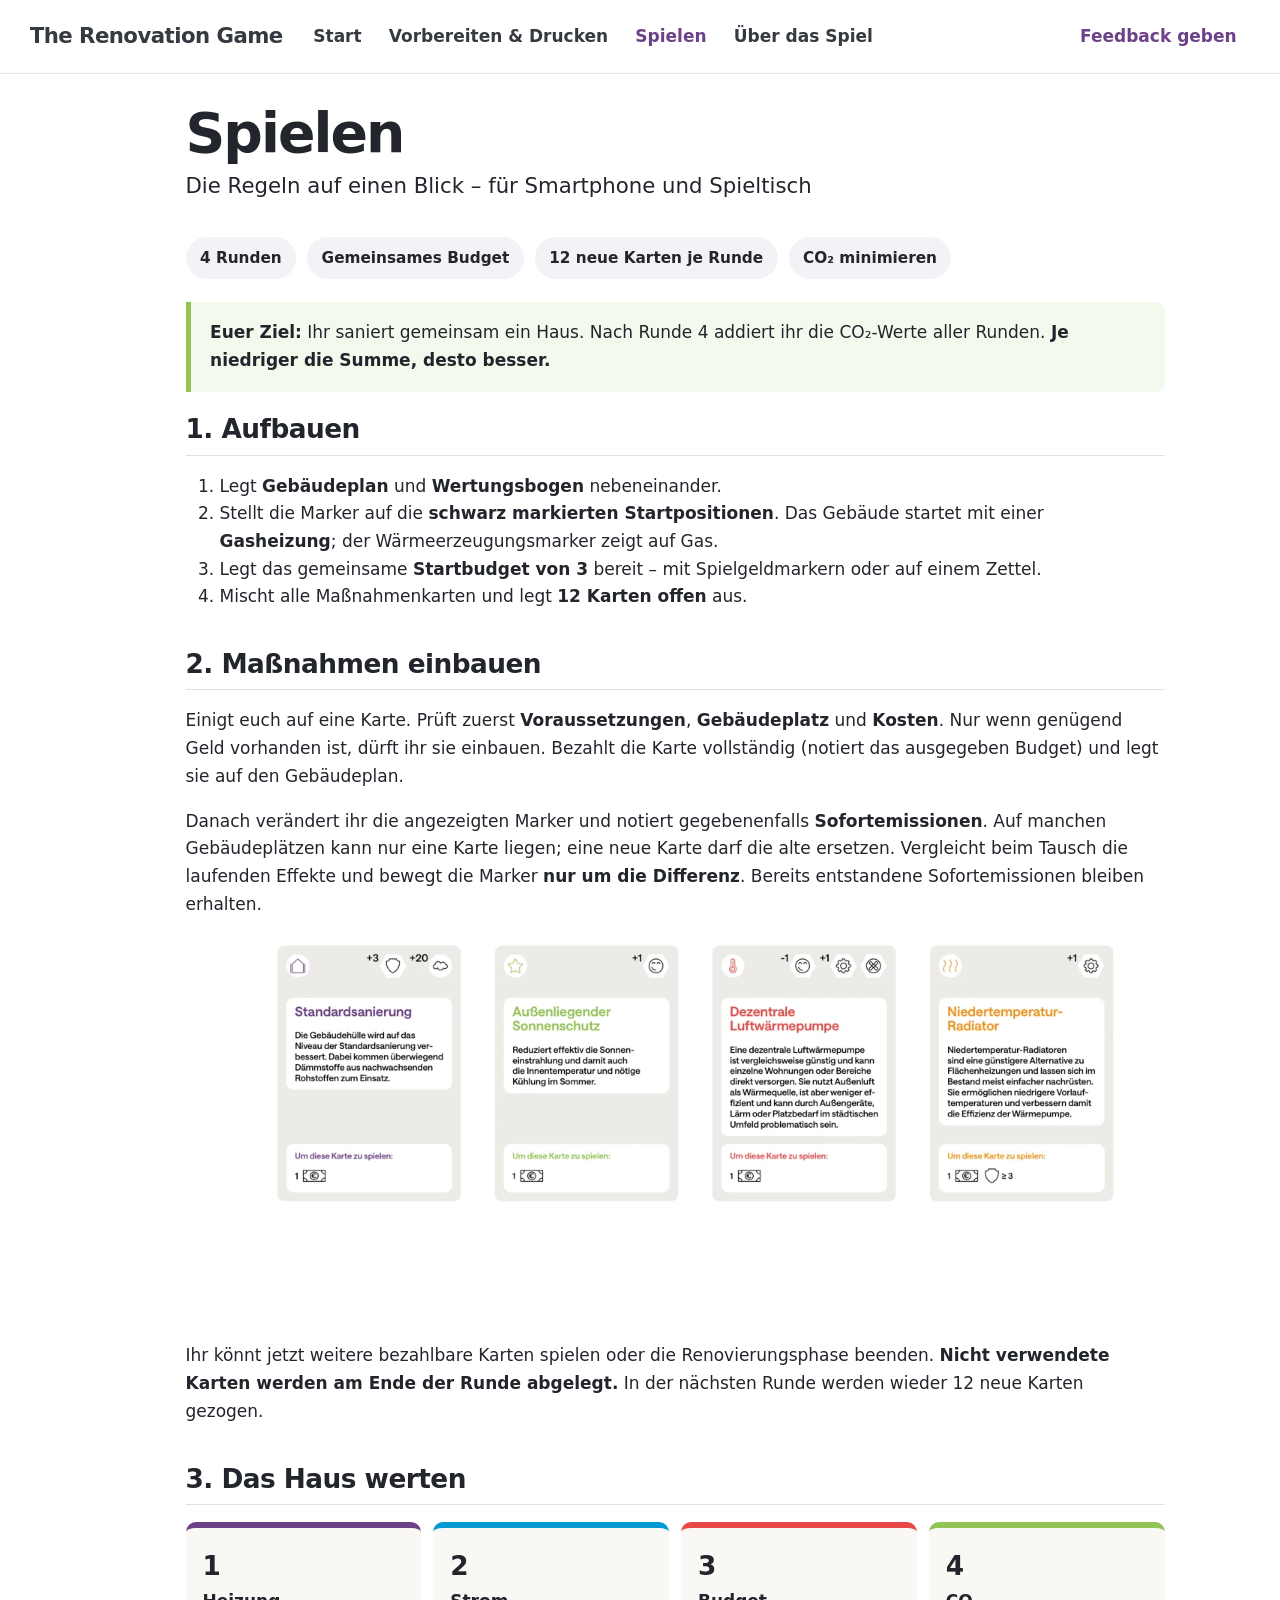
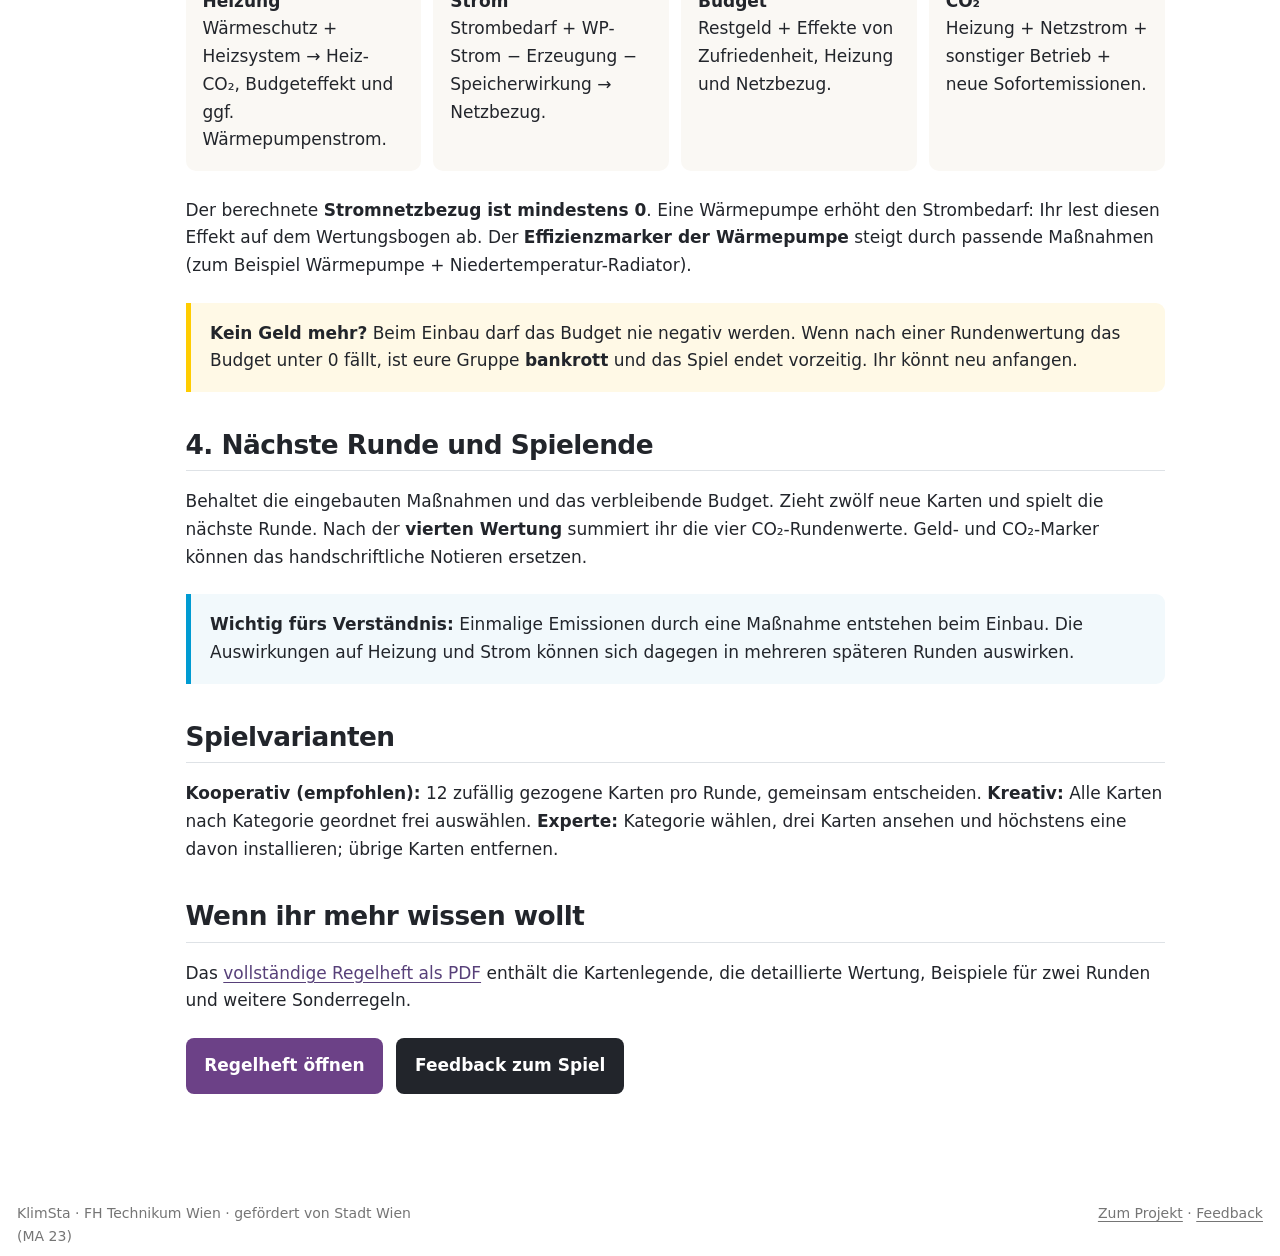
<file: spielen.html>
<!DOCTYPE html>
<html xmlns="http://www.w3.org/1999/xhtml" lang="en" xml:lang="en"><head>

<meta charset="utf-8">
<meta name="generator" content="quarto-1.10.19">

<meta name="viewport" content="width=device-width, initial-scale=1.0, user-scalable=yes">


<title>Spielen – The Renovation Game</title>
<style>
/* Default styles provided by pandoc.
** See https://pandoc.org/MANUAL.html#variables-for-html for config info.
*/
span.smallcaps{font-variant: small-caps;}
div.columns{display: flex; gap: 1.5em;}
div.column{flex: auto;}
@media screen {
div.columns{gap: min(4vw, 1.5em);}
div.column{overflow-x: auto;}
}
div.hanging-indent{margin-left: 1.5em; text-indent: -1.5em;}
ul.task-list{list-style: none;}
ul.task-list li input[type="checkbox"] {
  width: 0.8em;
  margin: 0 0.8em 0.2em -1em; /* quarto-specific, see https://github.com/quarto-dev/quarto-cli/issues/4556 */ 
  vertical-align: middle;
}
</style>


<script src="site_libs/quarto-nav/quarto-nav.js"></script>
<script src="site_libs/quarto-nav/headroom.min.js"></script>
<link href="./assets/img/favicon.png" rel="icon" type="image/png">
<script src="site_libs/clipboard/clipboard.min.js"></script>
<script src="site_libs/quarto-html/quarto.js" type="module"></script>
<script src="site_libs/quarto-html/tabsets/tabsets.js" type="module"></script>
<script src="site_libs/quarto-html/popper.min.js"></script>
<script src="site_libs/quarto-html/tippy.umd.min.js"></script>
<link href="site_libs/quarto-html/tippy.css" rel="stylesheet">
<link href="site_libs/quarto-html/quarto-syntax-highlighting-bf27225e3a48a9273f3daa8f8e829971.css" rel="stylesheet" id="quarto-text-highlighting-styles">
<script src="site_libs/bootstrap/bootstrap.min.js"></script>
<link href="site_libs/bootstrap/bootstrap-icons.css" rel="stylesheet">
<link href="site_libs/bootstrap/bootstrap-021c4d350c4dfd0afa9a704526275538.min.css" rel="stylesheet" append-hash="true" id="quarto-bootstrap" data-mode="light">
<script src="site_libs/quarto-contrib/glightbox/glightbox.min.js"></script>
<link href="site_libs/quarto-contrib/glightbox/glightbox.min.css" rel="stylesheet">
<link href="site_libs/quarto-contrib/glightbox/lightbox.css" rel="stylesheet">
<script id="quarto-search-options" type="application/json">{
  "language": {
    "search-no-results-text": "No results",
    "search-matching-documents-text": "matching documents",
    "search-copy-link-title": "Copy link to search",
    "search-hide-matches-text": "Hide additional matches",
    "search-more-match-text": "more match in this document",
    "search-more-matches-text": "more matches in this document",
    "search-clear-button-title": "Clear",
    "search-text-placeholder": "",
    "search-detached-cancel-button-title": "Cancel",
    "search-submit-button-title": "Submit",
    "search-label": "Search"
  }
}</script>
<style>html{ scroll-behavior: smooth; }</style>


<link rel="stylesheet" href="styles.css">
</head>

<body class="nav-fixed fullcontent quarto-light">

<div id="quarto-search-results"></div>
  <header id="quarto-header" class="headroom fixed-top">
    <nav class="navbar navbar-expand-lg " data-bs-theme="dark">
      <div class="navbar-container container-fluid">
      <div class="navbar-brand-container mx-auto">
    <a class="navbar-brand" href="./index.html">
    <span class="navbar-title">The Renovation Game</span>
    </a>
  </div>
          <button class="navbar-toggler" type="button" data-bs-toggle="collapse" data-bs-target="#navbarCollapse" aria-controls="navbarCollapse" role="menu" aria-expanded="false" aria-label="Toggle navigation" onclick="if (window.quartoToggleHeadroom) { window.quartoToggleHeadroom(); }">
  <span class="navbar-toggler-icon"></span>
</button>
          <div class="collapse navbar-collapse" id="navbarCollapse">
            <ul class="navbar-nav navbar-nav-scroll me-auto">
  <li class="nav-item">
    <a class="nav-link" href="./index.html"> 
<span class="menu-text">Start</span></a>
  </li>  
  <li class="nav-item">
    <a class="nav-link" href="./vorbereiten.html"> 
<span class="menu-text">Vorbereiten &amp; Drucken</span></a>
  </li>  
  <li class="nav-item">
    <a class="nav-link active" href="./spielen.html" aria-current="page"> 
<span class="menu-text">Spielen</span></a>
  </li>  
  <li class="nav-item">
    <a class="nav-link" href="./ueber.html"> 
<span class="menu-text">Über das Spiel</span></a>
  </li>  
</ul>
            <ul class="navbar-nav navbar-nav-scroll ms-auto">
  <li class="nav-item">
    <a class="nav-link" href="./feedback.html"> 
<span class="menu-text">Feedback geben</span></a>
  </li>  
</ul>
          </div> <!-- /navcollapse -->
            <div class="quarto-navbar-tools">
</div>
      </div> <!-- /container-fluid -->
    </nav>
</header>
<!-- content -->
<div id="quarto-content" class="quarto-container page-columns page-rows-contents page-layout-article page-navbar">
<!-- sidebar -->
<!-- margin-sidebar -->
    
<!-- main -->
<main class="content" id="quarto-document-content">

<header id="title-block-header" class="quarto-title-block default">
<div class="quarto-title">
<h1 class="title">Spielen</h1>
<p class="subtitle lead">Die Regeln auf einen Blick – für Smartphone und Spieltisch</p>
</div>



<div class="quarto-title-meta">

    
  
    
  </div>
  


</header>


<div class="fact-strip">
<span>4 Runden</span><span>Gemeinsames Budget</span><span>12 neue Karten je Runde</span><span>CO₂ minimieren</span>
</div>
<div class="note green">
<strong>Euer Ziel:</strong> Ihr saniert gemeinsam ein Haus. Nach Runde 4 addiert ihr die CO₂-Werte aller Runden. <strong>Je niedriger die Summe, desto besser.</strong>
</div>
<section id="aufbauen" class="level2">
<h2 data-anchor-id="aufbauen">1. Aufbauen</h2>
<ol type="1">
<li>Legt <strong>Gebäudeplan</strong> und <strong>Wertungsbogen</strong> nebeneinander.</li>
<li>Stellt die Marker auf die <strong>schwarz markierten Startpositionen</strong>. Das Gebäude startet mit einer <strong>Gasheizung</strong>; der Wärmeerzeugungsmarker zeigt auf Gas.</li>
<li>Legt das gemeinsame <strong>Startbudget von 3</strong> bereit – mit Spielgeldmarkern oder auf einem Zettel.</li>
<li>Mischt alle Maßnahmenkarten und legt <strong>12 Karten offen</strong> aus.</li>
</ol>
</section>
<section id="maßnahmen-einbauen" class="level2">
<h2 data-anchor-id="maßnahmen-einbauen">2. Maßnahmen einbauen</h2>
<p>Einigt euch auf eine Karte. Prüft zuerst <strong>Voraussetzungen</strong>, <strong>Gebäudeplatz</strong> und <strong>Kosten</strong>. Nur wenn genügend Geld vorhanden ist, dürft ihr sie einbauen. Bezahlt die Karte vollständig (notiert das ausgegeben Budget) und legt sie auf den Gebäudeplan.</p>
<p>Danach verändert ihr die angezeigten Marker und notiert gegebenenfalls <strong>Sofortemissionen</strong>. Auf manchen Gebäudeplätzen kann nur eine Karte liegen; eine neue Karte darf die alte ersetzen. Vergleicht beim Tausch die laufenden Effekte und bewegt die Marker <strong>nur um die Differenz</strong>. Bereits entstandene Sofortemissionen bleiben erhalten.</p>
<p><a href="assets/img/beispielkarten.webp" class="lightbox" data-gallery="quarto-lightbox-gallery-1"><img src="assets/img/beispielkarten.webp" class="example-cards img-fluid" alt="Vier Original-Maßnahmenkarten als Beispiele aus den Bereichen Dämmung, Nutzungsqualität und Wärmeerzeugung."></a></p>
<p>Ihr könnt jetzt weitere bezahlbare Karten spielen oder die Renovierungsphase beenden. <strong>Nicht verwendete Karten werden am Ende der Runde abgelegt.</strong> In der nächsten Runde werden wieder 12 neue Karten gezogen.</p>
</section>
<section id="das-haus-werten" class="level2">
<h2 data-anchor-id="das-haus-werten">3. Das Haus werten</h2>
<div class="step-grid">
<div class="step">
<span class="number">1</span><strong>Heizung</strong>Wärmeschutz + Heizsystem → Heiz-CO₂, Budgeteffekt und ggf. Wärmepumpenstrom.
</div>
<div class="step">
<span class="number">2</span><strong>Strom</strong>Strombedarf + WP-Strom − Erzeugung − Speicherwirkung → Netzbezug.
</div>
<div class="step">
<span class="number">3</span><strong>Budget</strong>Restgeld + Effekte von Zufriedenheit, Heizung und Netzbezug.
</div>
<div class="step">
<span class="number">4</span><strong>CO₂</strong>Heizung + Netzstrom + sonstiger Betrieb + neue Sofortemissionen.
</div>
</div>
<p>Der berechnete <strong>Stromnetzbezug ist mindestens 0</strong>. Eine Wärmepumpe erhöht den Strombedarf: Ihr lest diesen Effekt auf dem Wertungsbogen ab. Der <strong>Effizienzmarker der Wärmepumpe</strong> steigt durch passende Maßnahmen (zum Beispiel Wärmepumpe + Niedertemperatur-Radiator).</p>
<div class="note warning">
<strong>Kein Geld mehr?</strong> Beim Einbau darf das Budget nie negativ werden. Wenn nach einer Rundenwertung das Budget unter 0 fällt, ist eure Gruppe <strong>bankrott</strong> und das Spiel endet vorzeitig. Ihr könnt neu anfangen.
</div>
</section>
<section id="nächste-runde-und-spielende" class="level2">
<h2 data-anchor-id="nächste-runde-und-spielende">4. Nächste Runde und Spielende</h2>
<p>Behaltet die eingebauten Maßnahmen und das verbleibende Budget. Zieht zwölf neue Karten und spielt die nächste Runde. Nach der <strong>vierten Wertung</strong> summiert ihr die vier CO₂-Rundenwerte. Geld- und CO₂-Marker können das handschriftliche Notieren ersetzen.</p>
<div class="note">
<strong>Wichtig fürs Verständnis:</strong> Einmalige Emissionen durch eine Maßnahme entstehen beim Einbau. Die Auswirkungen auf Heizung und Strom können sich dagegen in mehreren späteren Runden auswirken.
</div>
</section>
<section id="spielvarianten" class="level2">
<h2 data-anchor-id="spielvarianten">Spielvarianten</h2>
<p><strong>Kooperativ (empfohlen):</strong> 12 zufällig gezogene Karten pro Runde, gemeinsam entscheiden. <strong>Kreativ:</strong> Alle Karten nach Kategorie geordnet frei auswählen. <strong>Experte:</strong> Kategorie wählen, drei Karten ansehen und höchstens eine davon installieren; übrige Karten entfernen.</p>
</section>
<section id="wenn-ihr-mehr-wissen-wollt" class="level2">
<h2 data-anchor-id="wenn-ihr-mehr-wissen-wollt">Wenn ihr mehr wissen wollt</h2>
<p>Das <a href="assets/downloads/regelheft.pdf">vollständige Regelheft als PDF</a> enthält die Kartenlegende, die detaillierte Wertung, Beispiele für zwei Runden und weitere Sonderregeln.</p>
<p><a href="assets/downloads/regelheft.pdf" class="btn-game">Regelheft öffnen</a> <a href="feedback.html" class="btn-game alt">Feedback zum Spiel</a></p>


</section>

</main> <!-- /main -->
<script id="quarto-html-after-body" type="application/javascript">
  window.document.addEventListener("DOMContentLoaded", function (event) {
    const isCodeAnnotation = (el) => {
      for (const clz of el.classList) {
        if (clz.startsWith('code-annotation-')) {                     
          return true;
        }
      }
      return false;
    }
    const onCopySuccess = function(e) {
      // button target
      const button = e.trigger;
      // don't keep focus
      button.blur();
      // flash "checked"
      button.classList.add('code-copy-button-checked');
      var currentTitle = button.getAttribute("title");
      button.setAttribute("title", "Copied!");
      let tooltip;
      if (window.bootstrap) {
        button.setAttribute("data-bs-toggle", "tooltip");
        button.setAttribute("data-bs-placement", "left");
        button.setAttribute("data-bs-title", "Copied!");
        tooltip = new bootstrap.Tooltip(button, 
          { trigger: "manual", 
            customClass: "code-copy-button-tooltip",
            offset: [0, -8]});
        tooltip.show();    
      }
      setTimeout(function() {
        if (tooltip) {
          tooltip.hide();
          button.removeAttribute("data-bs-title");
          button.removeAttribute("data-bs-toggle");
          button.removeAttribute("data-bs-placement");
        }
        button.setAttribute("title", currentTitle);
        button.classList.remove('code-copy-button-checked');
      }, 1000);
      // clear code selection
      e.clearSelection();
    }
    const getTextToCopy = function(trigger) {
      const outerScaffold = trigger.parentElement.cloneNode(true);
      const codeEl = outerScaffold.querySelector('code');
      for (const childEl of codeEl.children) {
        if (isCodeAnnotation(childEl)) {
          childEl.remove();
        }
      }
      return codeEl.innerText;
    }
    const clipboard = new window.ClipboardJS('.code-copy-button:not([data-in-quarto-modal])', {
      text: getTextToCopy
    });
    clipboard.on('success', onCopySuccess);
    if (window.document.getElementById('quarto-embedded-source-code-modal')) {
      const clipboardModal = new window.ClipboardJS('.code-copy-button[data-in-quarto-modal]', {
        text: getTextToCopy,
        container: window.document.getElementById('quarto-embedded-source-code-modal')
      });
      clipboardModal.on('success', onCopySuccess);
    }
      var localhostRegex = new RegExp(/^(?:http|https):\/\/localhost\:?[0-9]*\//);
      var mailtoRegex = new RegExp(/^mailto:/);
        var filterRegex = new RegExp("https:\/\/simonschaluppe\.github\.io\/KlimSta-Brettspiel\/");
      var isInternal = (href) => {
          return filterRegex.test(href) || localhostRegex.test(href) || mailtoRegex.test(href);
      }
      // Inspect non-navigation links and adorn them if external
     var links = window.document.querySelectorAll('a[href]:not(.nav-link):not(.navbar-brand):not(.toc-action):not(.sidebar-link):not(.sidebar-item-toggle):not(.pagination-link):not(.no-external):not([aria-hidden]):not(.dropdown-item):not(.quarto-navigation-tool):not(.about-link)');
      for (var i=0; i<links.length; i++) {
        const link = links[i];
        if (!isInternal(link.href)) {
          // undo the damage that might have been done by quarto-nav.js in the case of
          // links that we want to consider external
          if (link.dataset.originalHref !== undefined) {
            link.href = link.dataset.originalHref;
          }
            // target, if specified
            link.setAttribute("target", "_blank");
            if (link.getAttribute("rel") === null) {
              link.setAttribute("rel", "noopener");
            }
        }
      }
    function tippyHover(el, contentFn, onTriggerFn, onUntriggerFn) {
      const config = {
        allowHTML: true,
        maxWidth: 500,
        delay: 100,
        arrow: false,
        appendTo: function(el) {
            return el.parentElement;
        },
        interactive: true,
        interactiveBorder: 10,
        theme: 'quarto',
        placement: 'bottom-start',
      };
      if (contentFn) {
        config.content = contentFn;
      }
      if (onTriggerFn) {
        config.onTrigger = onTriggerFn;
      }
      if (onUntriggerFn) {
        config.onUntrigger = onUntriggerFn;
      }
      window.tippy(el, config); 
    }
    const noterefs = window.document.querySelectorAll('a[role="doc-noteref"]');
    for (var i=0; i<noterefs.length; i++) {
      const ref = noterefs[i];
      tippyHover(ref, function() {
        // use id or data attribute instead here
        let href = ref.getAttribute('data-footnote-href') || ref.getAttribute('href');
        try { href = new URL(href).hash; } catch {}
        const id = href.replace(/^#\/?/, "");
        const note = window.document.getElementById(id);
        if (note) {
          return note.innerHTML;
        } else {
          return "";
        }
      });
    }
    const xrefs = window.document.querySelectorAll('a.quarto-xref');
    const processXRef = (id, note) => {
      // Strip column container classes
      const stripColumnClz = (el) => {
        el.classList.remove("page-full", "page-columns");
        if (el.children) {
          for (const child of el.children) {
            stripColumnClz(child);
          }
        }
      }
      stripColumnClz(note)
      if (id === null || id.startsWith('sec-')) {
        // Special case sections, only their first couple elements
        const container = document.createElement("div");
        if (note.children && note.children.length > 2) {
          container.appendChild(note.children[0].cloneNode(true));
          for (let i = 1; i < note.children.length; i++) {
            const child = note.children[i];
            if (child.tagName === "P" && child.innerText === "") {
              continue;
            } else {
              container.appendChild(child.cloneNode(true));
              break;
            }
          }
          if (window.Quarto?.typesetMath) {
            window.Quarto.typesetMath(container);
          }
          return container.innerHTML
        } else {
          if (window.Quarto?.typesetMath) {
            window.Quarto.typesetMath(note);
          }
          return note.innerHTML;
        }
      } else {
        // Remove any anchor links if they are present
        const anchorLink = note.querySelector('a.anchorjs-link');
        if (anchorLink) {
          anchorLink.remove();
        }
        if (window.Quarto?.typesetMath) {
          window.Quarto.typesetMath(note);
        }
        if (note.classList.contains("callout")) {
          return note.outerHTML;
        } else {
          return note.innerHTML;
        }
      }
    }
    for (var i=0; i<xrefs.length; i++) {
      const xref = xrefs[i];
      tippyHover(xref, undefined, function(instance) {
        instance.disable();
        let url = xref.getAttribute('href');
        let hash = undefined; 
        if (url.startsWith('#')) {
          hash = url;
        } else {
          try { hash = new URL(url).hash; } catch {}
        }
        if (hash) {
          const id = hash.replace(/^#\/?/, "");
          const note = window.document.getElementById(id);
          if (note !== null) {
            try {
              const html = processXRef(id, note.cloneNode(true));
              instance.setContent(html);
            } finally {
              instance.enable();
              instance.show();
            }
          } else {
            // See if we can fetch this
            fetch(url.split('#')[0])
            .then(res => res.text())
            .then(html => {
              const parser = new DOMParser();
              const htmlDoc = parser.parseFromString(html, "text/html");
              const note = htmlDoc.getElementById(id);
              if (note !== null) {
                const html = processXRef(id, note);
                instance.setContent(html);
              } 
            }).finally(() => {
              instance.enable();
              instance.show();
            });
          }
        } else {
          // See if we can fetch a full url (with no hash to target)
          // This is a special case and we should probably do some content thinning / targeting
          fetch(url)
          .then(res => res.text())
          .then(html => {
            const parser = new DOMParser();
            const htmlDoc = parser.parseFromString(html, "text/html");
            const note = htmlDoc.querySelector('main.content');
            if (note !== null) {
              // This should only happen for chapter cross references
              // (since there is no id in the URL)
              // remove the first header
              if (note.children.length > 0 && note.children[0].tagName === "HEADER") {
                note.children[0].remove();
              }
              const html = processXRef(null, note);
              instance.setContent(html);
            } 
          }).finally(() => {
            instance.enable();
            instance.show();
          });
        }
      }, function(instance) {
      });
    }
        let selectedAnnoteEl;
        const selectorForAnnotation = ( cell, annotation) => {
          let cellAttr = 'data-code-cell="' + cell + '"';
          let lineAttr = 'data-code-annotation="' +  annotation + '"';
          const selector = 'span[' + cellAttr + '][' + lineAttr + ']';
          return selector;
        }
        const selectCodeLines = (annoteEl) => {
          const doc = window.document;
          const targetCell = annoteEl.getAttribute("data-target-cell");
          const targetAnnotation = annoteEl.getAttribute("data-target-annotation");
          const annoteSpan = window.document.querySelector(selectorForAnnotation(targetCell, targetAnnotation));
          const lines = annoteSpan.getAttribute("data-code-lines").split(",");
          const lineIds = lines.map((line) => {
            return targetCell + "-" + line;
          })
          let top = null;
          let height = null;
          let parent = null;
          if (lineIds.length > 0) {
              //compute the position of the single el (top and bottom and make a div)
              const el = window.document.getElementById(lineIds[0]);
              top = el.offsetTop;
              height = el.offsetHeight;
              parent = el.parentElement.parentElement;
            if (lineIds.length > 1) {
              const lastEl = window.document.getElementById(lineIds[lineIds.length - 1]);
              const bottom = lastEl.offsetTop + lastEl.offsetHeight;
              height = bottom - top;
            }
            if (top !== null && height !== null && parent !== null) {
              // cook up a div (if necessary) and position it 
              let div = window.document.getElementById("code-annotation-line-highlight");
              if (div === null) {
                div = window.document.createElement("div");
                div.setAttribute("id", "code-annotation-line-highlight");
                div.style.position = 'absolute';
                parent.appendChild(div);
              }
              div.style.top = top - 2 + "px";
              div.style.height = height + 4 + "px";
              div.style.left = 0;
              let gutterDiv = window.document.getElementById("code-annotation-line-highlight-gutter");
              if (gutterDiv === null) {
                gutterDiv = window.document.createElement("div");
                gutterDiv.setAttribute("id", "code-annotation-line-highlight-gutter");
                gutterDiv.style.position = 'absolute';
                const codeCell = window.document.getElementById(targetCell);
                const gutter = codeCell.querySelector('.code-annotation-gutter');
                gutter.appendChild(gutterDiv);
              }
              gutterDiv.style.top = top - 2 + "px";
              gutterDiv.style.height = height + 4 + "px";
            }
            selectedAnnoteEl = annoteEl;
          }
        };
        const unselectCodeLines = () => {
          const elementsIds = ["code-annotation-line-highlight", "code-annotation-line-highlight-gutter"];
          elementsIds.forEach((elId) => {
            const div = window.document.getElementById(elId);
            if (div) {
              div.remove();
            }
          });
          selectedAnnoteEl = undefined;
        };
          // Handle positioning of the toggle
      window.addEventListener(
        "resize",
        throttle(() => {
          elRect = undefined;
          if (selectedAnnoteEl) {
            selectCodeLines(selectedAnnoteEl);
          }
        }, 10)
      );
      function throttle(fn, ms) {
      let throttle = false;
      let timer;
        return (...args) => {
          if(!throttle) { // first call gets through
              fn.apply(this, args);
              throttle = true;
          } else { // all the others get throttled
              if(timer) clearTimeout(timer); // cancel #2
              timer = setTimeout(() => {
                fn.apply(this, args);
                timer = throttle = false;
              }, ms);
          }
        };
      }
        // Attach click handler to the DT
        const annoteDls = window.document.querySelectorAll('dt[data-target-cell]');
        for (const annoteDlNode of annoteDls) {
          annoteDlNode.addEventListener('click', (event) => {
            const clickedEl = event.target;
            if (clickedEl !== selectedAnnoteEl) {
              unselectCodeLines();
              const activeEl = window.document.querySelector('dt[data-target-cell].code-annotation-active');
              if (activeEl) {
                activeEl.classList.remove('code-annotation-active');
              }
              selectCodeLines(clickedEl);
              clickedEl.classList.add('code-annotation-active');
            } else {
              // Unselect the line
              unselectCodeLines();
              clickedEl.classList.remove('code-annotation-active');
            }
          });
        }
    const findCites = (el) => {
      const parentEl = el.parentElement;
      if (parentEl) {
        const cites = parentEl.dataset.cites;
        if (cites) {
          return {
            el,
            cites: cites.split(' ')
          };
        } else {
          return findCites(el.parentElement)
        }
      } else {
        return undefined;
      }
    };
    var bibliorefs = window.document.querySelectorAll('a[role="doc-biblioref"]');
    for (var i=0; i<bibliorefs.length; i++) {
      const ref = bibliorefs[i];
      const citeInfo = findCites(ref);
      if (citeInfo) {
        tippyHover(citeInfo.el, function() {
          var popup = window.document.createElement('div');
          citeInfo.cites.forEach(function(cite) {
            var citeDiv = window.document.createElement('div');
            citeDiv.classList.add('hanging-indent');
            citeDiv.classList.add('csl-entry');
            var biblioDiv = window.document.getElementById('ref-' + cite);
            if (biblioDiv) {
              citeDiv.innerHTML = biblioDiv.innerHTML;
            }
            popup.appendChild(citeDiv);
          });
          return popup.innerHTML;
        });
      }
    }
  });
  </script>
</div> <!-- /content -->
<footer class="footer">
  <div class="nav-footer">
    <div class="nav-footer-left">
<p>KlimSta · FH Technikum Wien · gefördert von Stadt Wien (MA 23)</p>
</div>   
    <div class="nav-footer-center">
      &nbsp;
    </div>
    <div class="nav-footer-right">
<p><a href="./ueber.html">Zum Projekt</a> · <a href="./feedback.html">Feedback</a></p>
</div>
  </div>
</footer>
<script>var lightboxQuarto = GLightbox({"closeEffect":"zoom","descPosition":"bottom","loop":false,"openEffect":"zoom","selector":".lightbox"});
(function() {
  let previousOnload = window.onload;
  window.onload = () => {
    if (previousOnload) {
      previousOnload();
    }
    lightboxQuarto.on('slide_before_load', (data) => {
      const { slideIndex, slideNode, slideConfig, player, trigger } = data;
      const href = trigger.getAttribute('href');
      if (href !== null) {
        const imgEl = window.document.querySelector(`a[href="${href}"] img`);
        if (imgEl !== null) {
          const srcAttr = imgEl.getAttribute("src");
          if (srcAttr && srcAttr.startsWith("data:")) {
            slideConfig.href = srcAttr;
          }
        }
      } 
    });
  
    lightboxQuarto.on('slide_after_load', (data) => {
      const { slideIndex, slideNode, slideConfig, player, trigger } = data;
      if (window.Quarto?.typesetMath) {
        window.Quarto.typesetMath(slideNode);
      }
    });
  
  };
  
})();
          </script>




<script src="site_libs/quarto-html/zenscroll-min.js"></script>
</body></html>
</file>
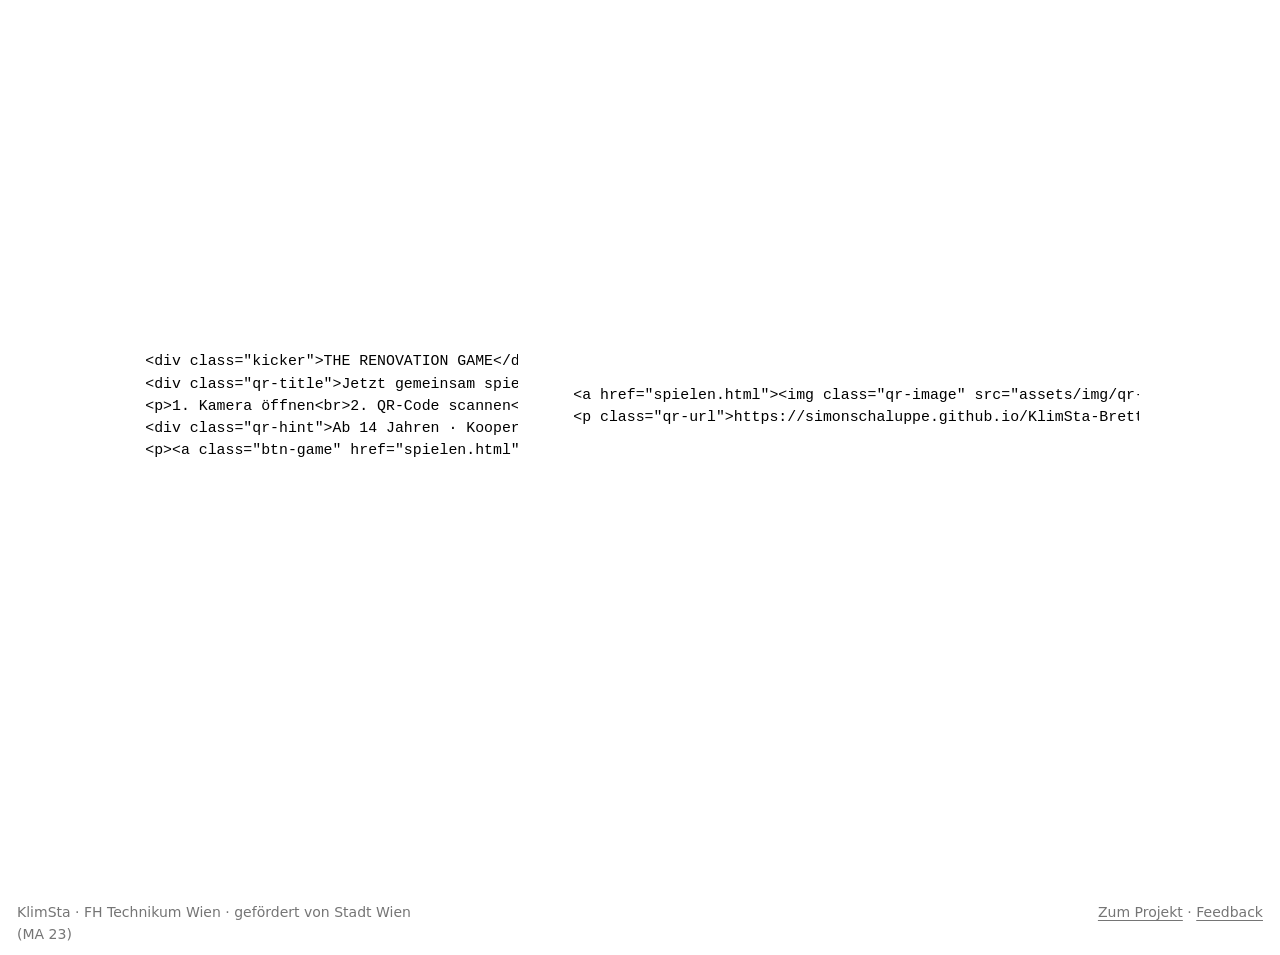
<file: start.html>
<!DOCTYPE html>
<html xmlns="http://www.w3.org/1999/xhtml" lang="en" xml:lang="en"><head>

<meta charset="utf-8">
<meta name="generator" content="quarto-1.10.19">

<meta name="viewport" content="width=device-width, initial-scale=1.0, user-scalable=yes">


<title>Mitspielen – QR-Code – The Renovation Game</title>
<style>
/* Default styles provided by pandoc.
** See https://pandoc.org/MANUAL.html#variables-for-html for config info.
*/
span.smallcaps{font-variant: small-caps;}
div.columns{display: flex; gap: 1.5em;}
div.column{flex: auto;}
@media screen {
div.columns{gap: min(4vw, 1.5em);}
div.column{overflow-x: auto;}
}
div.hanging-indent{margin-left: 1.5em; text-indent: -1.5em;}
ul.task-list{list-style: none;}
ul.task-list li input[type="checkbox"] {
  width: 0.8em;
  margin: 0 0.8em 0.2em -1em; /* quarto-specific, see https://github.com/quarto-dev/quarto-cli/issues/4556 */ 
  vertical-align: middle;
}
</style>


<script src="site_libs/quarto-nav/quarto-nav.js"></script>
<script src="site_libs/quarto-nav/headroom.min.js"></script>
<link href="./assets/img/favicon.png" rel="icon" type="image/png">
<script src="site_libs/clipboard/clipboard.min.js"></script>
<script src="site_libs/quarto-html/quarto.js" type="module"></script>
<script src="site_libs/quarto-html/tabsets/tabsets.js" type="module"></script>
<script src="site_libs/quarto-html/popper.min.js"></script>
<script src="site_libs/quarto-html/tippy.umd.min.js"></script>
<link href="site_libs/quarto-html/tippy.css" rel="stylesheet">
<link href="site_libs/quarto-html/quarto-syntax-highlighting-bf27225e3a48a9273f3daa8f8e829971.css" rel="stylesheet" id="quarto-text-highlighting-styles">
<script src="site_libs/bootstrap/bootstrap.min.js"></script>
<link href="site_libs/bootstrap/bootstrap-icons.css" rel="stylesheet">
<link href="site_libs/bootstrap/bootstrap-021c4d350c4dfd0afa9a704526275538.min.css" rel="stylesheet" append-hash="true" id="quarto-bootstrap" data-mode="light">
<script id="quarto-search-options" type="application/json">{
  "language": {
    "search-no-results-text": "No results",
    "search-matching-documents-text": "matching documents",
    "search-copy-link-title": "Copy link to search",
    "search-hide-matches-text": "Hide additional matches",
    "search-more-match-text": "more match in this document",
    "search-more-matches-text": "more matches in this document",
    "search-clear-button-title": "Clear",
    "search-text-placeholder": "",
    "search-detached-cancel-button-title": "Cancel",
    "search-submit-button-title": "Submit",
    "search-label": "Search"
  }
}</script>
<style>html{ scroll-behavior: smooth; }</style>


<link rel="stylesheet" href="styles.css">
</head>

<body class="nav-fixed quarto-light">

<div id="quarto-search-results"></div>
  <header id="quarto-header" class="headroom fixed-top">
    <nav class="navbar navbar-expand-lg " data-bs-theme="dark">
      <div class="navbar-container container-fluid">
      <div class="navbar-brand-container mx-auto">
    <a class="navbar-brand" href="./index.html">
    <span class="navbar-title">The Renovation Game</span>
    </a>
  </div>
          <button class="navbar-toggler" type="button" data-bs-toggle="collapse" data-bs-target="#navbarCollapse" aria-controls="navbarCollapse" role="menu" aria-expanded="false" aria-label="Toggle navigation" onclick="if (window.quartoToggleHeadroom) { window.quartoToggleHeadroom(); }">
  <span class="navbar-toggler-icon"></span>
</button>
          <div class="collapse navbar-collapse" id="navbarCollapse">
            <ul class="navbar-nav navbar-nav-scroll me-auto">
  <li class="nav-item">
    <a class="nav-link" href="./index.html"> 
<span class="menu-text">Start</span></a>
  </li>  
  <li class="nav-item">
    <a class="nav-link" href="./vorbereiten.html"> 
<span class="menu-text">Vorbereiten &amp; Drucken</span></a>
  </li>  
  <li class="nav-item">
    <a class="nav-link" href="./spielen.html"> 
<span class="menu-text">Spielen</span></a>
  </li>  
  <li class="nav-item">
    <a class="nav-link" href="./ueber.html"> 
<span class="menu-text">Über das Spiel</span></a>
  </li>  
</ul>
            <ul class="navbar-nav navbar-nav-scroll ms-auto">
  <li class="nav-item">
    <a class="nav-link" href="./feedback.html"> 
<span class="menu-text">Feedback geben</span></a>
  </li>  
</ul>
          </div> <!-- /navcollapse -->
            <div class="quarto-navbar-tools">
</div>
      </div> <!-- /container-fluid -->
    </nav>
</header>
<!-- content -->
<div id="quarto-content" class="quarto-container page-columns page-rows-contents page-layout-full page-navbar">
<!-- sidebar -->
<!-- margin-sidebar -->
    
<!-- main -->
<main class="content column-page" id="quarto-document-content">

<header id="title-block-header" class="quarto-title-block default">
<div class="quarto-title">
<h1 class="title">Mitspielen – QR-Code</h1>
</div>



<div class="quarto-title-meta column-page">

    
  
    
  </div>
  


</header>


<div class="qr-view">
<div>
<pre><code>&lt;div class="kicker"&gt;THE RENOVATION GAME&lt;/div&gt;
&lt;div class="qr-title"&gt;Jetzt gemeinsam spielen.&lt;/div&gt;
&lt;p&gt;1. Kamera öffnen&lt;br&gt;2. QR-Code scannen&lt;br&gt;3. Regeln am Handy lesen&lt;/p&gt;
&lt;div class="qr-hint"&gt;Ab 14 Jahren · Kooperatives Brettspiel · KlimSta&lt;/div&gt;
&lt;p&gt;&lt;a class="btn-game" href="spielen.html"&gt;Zur Spielanleitung&lt;/a&gt;&lt;/p&gt;</code></pre>
</div>
<div>
<pre><code>&lt;a href="spielen.html"&gt;&lt;img class="qr-image" src="assets/img/qr-spielen.svg" alt="QR-Code zur mobilen Spielanleitung" /&gt;&lt;/a&gt;
&lt;p class="qr-url"&gt;https://simonschaluppe.github.io/KlimSta-Brettspiel/spielen.html&lt;/p&gt;</code></pre>
</div>
</div>



</main> <!-- /main -->
<script id="quarto-html-after-body" type="application/javascript">
  window.document.addEventListener("DOMContentLoaded", function (event) {
    const isCodeAnnotation = (el) => {
      for (const clz of el.classList) {
        if (clz.startsWith('code-annotation-')) {                     
          return true;
        }
      }
      return false;
    }
    const onCopySuccess = function(e) {
      // button target
      const button = e.trigger;
      // don't keep focus
      button.blur();
      // flash "checked"
      button.classList.add('code-copy-button-checked');
      var currentTitle = button.getAttribute("title");
      button.setAttribute("title", "Copied!");
      let tooltip;
      if (window.bootstrap) {
        button.setAttribute("data-bs-toggle", "tooltip");
        button.setAttribute("data-bs-placement", "left");
        button.setAttribute("data-bs-title", "Copied!");
        tooltip = new bootstrap.Tooltip(button, 
          { trigger: "manual", 
            customClass: "code-copy-button-tooltip",
            offset: [0, -8]});
        tooltip.show();    
      }
      setTimeout(function() {
        if (tooltip) {
          tooltip.hide();
          button.removeAttribute("data-bs-title");
          button.removeAttribute("data-bs-toggle");
          button.removeAttribute("data-bs-placement");
        }
        button.setAttribute("title", currentTitle);
        button.classList.remove('code-copy-button-checked');
      }, 1000);
      // clear code selection
      e.clearSelection();
    }
    const getTextToCopy = function(trigger) {
      const outerScaffold = trigger.parentElement.cloneNode(true);
      const codeEl = outerScaffold.querySelector('code');
      for (const childEl of codeEl.children) {
        if (isCodeAnnotation(childEl)) {
          childEl.remove();
        }
      }
      return codeEl.innerText;
    }
    const clipboard = new window.ClipboardJS('.code-copy-button:not([data-in-quarto-modal])', {
      text: getTextToCopy
    });
    clipboard.on('success', onCopySuccess);
    if (window.document.getElementById('quarto-embedded-source-code-modal')) {
      const clipboardModal = new window.ClipboardJS('.code-copy-button[data-in-quarto-modal]', {
        text: getTextToCopy,
        container: window.document.getElementById('quarto-embedded-source-code-modal')
      });
      clipboardModal.on('success', onCopySuccess);
    }
      var localhostRegex = new RegExp(/^(?:http|https):\/\/localhost\:?[0-9]*\//);
      var mailtoRegex = new RegExp(/^mailto:/);
        var filterRegex = new RegExp("https:\/\/simonschaluppe\.github\.io\/KlimSta-Brettspiel\/");
      var isInternal = (href) => {
          return filterRegex.test(href) || localhostRegex.test(href) || mailtoRegex.test(href);
      }
      // Inspect non-navigation links and adorn them if external
     var links = window.document.querySelectorAll('a[href]:not(.nav-link):not(.navbar-brand):not(.toc-action):not(.sidebar-link):not(.sidebar-item-toggle):not(.pagination-link):not(.no-external):not([aria-hidden]):not(.dropdown-item):not(.quarto-navigation-tool):not(.about-link)');
      for (var i=0; i<links.length; i++) {
        const link = links[i];
        if (!isInternal(link.href)) {
          // undo the damage that might have been done by quarto-nav.js in the case of
          // links that we want to consider external
          if (link.dataset.originalHref !== undefined) {
            link.href = link.dataset.originalHref;
          }
            // target, if specified
            link.setAttribute("target", "_blank");
            if (link.getAttribute("rel") === null) {
              link.setAttribute("rel", "noopener");
            }
        }
      }
    function tippyHover(el, contentFn, onTriggerFn, onUntriggerFn) {
      const config = {
        allowHTML: true,
        maxWidth: 500,
        delay: 100,
        arrow: false,
        appendTo: function(el) {
            return el.parentElement;
        },
        interactive: true,
        interactiveBorder: 10,
        theme: 'quarto',
        placement: 'bottom-start',
      };
      if (contentFn) {
        config.content = contentFn;
      }
      if (onTriggerFn) {
        config.onTrigger = onTriggerFn;
      }
      if (onUntriggerFn) {
        config.onUntrigger = onUntriggerFn;
      }
      window.tippy(el, config); 
    }
    const noterefs = window.document.querySelectorAll('a[role="doc-noteref"]');
    for (var i=0; i<noterefs.length; i++) {
      const ref = noterefs[i];
      tippyHover(ref, function() {
        // use id or data attribute instead here
        let href = ref.getAttribute('data-footnote-href') || ref.getAttribute('href');
        try { href = new URL(href).hash; } catch {}
        const id = href.replace(/^#\/?/, "");
        const note = window.document.getElementById(id);
        if (note) {
          return note.innerHTML;
        } else {
          return "";
        }
      });
    }
    const xrefs = window.document.querySelectorAll('a.quarto-xref');
    const processXRef = (id, note) => {
      // Strip column container classes
      const stripColumnClz = (el) => {
        el.classList.remove("page-full", "page-columns");
        if (el.children) {
          for (const child of el.children) {
            stripColumnClz(child);
          }
        }
      }
      stripColumnClz(note)
      if (id === null || id.startsWith('sec-')) {
        // Special case sections, only their first couple elements
        const container = document.createElement("div");
        if (note.children && note.children.length > 2) {
          container.appendChild(note.children[0].cloneNode(true));
          for (let i = 1; i < note.children.length; i++) {
            const child = note.children[i];
            if (child.tagName === "P" && child.innerText === "") {
              continue;
            } else {
              container.appendChild(child.cloneNode(true));
              break;
            }
          }
          if (window.Quarto?.typesetMath) {
            window.Quarto.typesetMath(container);
          }
          return container.innerHTML
        } else {
          if (window.Quarto?.typesetMath) {
            window.Quarto.typesetMath(note);
          }
          return note.innerHTML;
        }
      } else {
        // Remove any anchor links if they are present
        const anchorLink = note.querySelector('a.anchorjs-link');
        if (anchorLink) {
          anchorLink.remove();
        }
        if (window.Quarto?.typesetMath) {
          window.Quarto.typesetMath(note);
        }
        if (note.classList.contains("callout")) {
          return note.outerHTML;
        } else {
          return note.innerHTML;
        }
      }
    }
    for (var i=0; i<xrefs.length; i++) {
      const xref = xrefs[i];
      tippyHover(xref, undefined, function(instance) {
        instance.disable();
        let url = xref.getAttribute('href');
        let hash = undefined; 
        if (url.startsWith('#')) {
          hash = url;
        } else {
          try { hash = new URL(url).hash; } catch {}
        }
        if (hash) {
          const id = hash.replace(/^#\/?/, "");
          const note = window.document.getElementById(id);
          if (note !== null) {
            try {
              const html = processXRef(id, note.cloneNode(true));
              instance.setContent(html);
            } finally {
              instance.enable();
              instance.show();
            }
          } else {
            // See if we can fetch this
            fetch(url.split('#')[0])
            .then(res => res.text())
            .then(html => {
              const parser = new DOMParser();
              const htmlDoc = parser.parseFromString(html, "text/html");
              const note = htmlDoc.getElementById(id);
              if (note !== null) {
                const html = processXRef(id, note);
                instance.setContent(html);
              } 
            }).finally(() => {
              instance.enable();
              instance.show();
            });
          }
        } else {
          // See if we can fetch a full url (with no hash to target)
          // This is a special case and we should probably do some content thinning / targeting
          fetch(url)
          .then(res => res.text())
          .then(html => {
            const parser = new DOMParser();
            const htmlDoc = parser.parseFromString(html, "text/html");
            const note = htmlDoc.querySelector('main.content');
            if (note !== null) {
              // This should only happen for chapter cross references
              // (since there is no id in the URL)
              // remove the first header
              if (note.children.length > 0 && note.children[0].tagName === "HEADER") {
                note.children[0].remove();
              }
              const html = processXRef(null, note);
              instance.setContent(html);
            } 
          }).finally(() => {
            instance.enable();
            instance.show();
          });
        }
      }, function(instance) {
      });
    }
        let selectedAnnoteEl;
        const selectorForAnnotation = ( cell, annotation) => {
          let cellAttr = 'data-code-cell="' + cell + '"';
          let lineAttr = 'data-code-annotation="' +  annotation + '"';
          const selector = 'span[' + cellAttr + '][' + lineAttr + ']';
          return selector;
        }
        const selectCodeLines = (annoteEl) => {
          const doc = window.document;
          const targetCell = annoteEl.getAttribute("data-target-cell");
          const targetAnnotation = annoteEl.getAttribute("data-target-annotation");
          const annoteSpan = window.document.querySelector(selectorForAnnotation(targetCell, targetAnnotation));
          const lines = annoteSpan.getAttribute("data-code-lines").split(",");
          const lineIds = lines.map((line) => {
            return targetCell + "-" + line;
          })
          let top = null;
          let height = null;
          let parent = null;
          if (lineIds.length > 0) {
              //compute the position of the single el (top and bottom and make a div)
              const el = window.document.getElementById(lineIds[0]);
              top = el.offsetTop;
              height = el.offsetHeight;
              parent = el.parentElement.parentElement;
            if (lineIds.length > 1) {
              const lastEl = window.document.getElementById(lineIds[lineIds.length - 1]);
              const bottom = lastEl.offsetTop + lastEl.offsetHeight;
              height = bottom - top;
            }
            if (top !== null && height !== null && parent !== null) {
              // cook up a div (if necessary) and position it 
              let div = window.document.getElementById("code-annotation-line-highlight");
              if (div === null) {
                div = window.document.createElement("div");
                div.setAttribute("id", "code-annotation-line-highlight");
                div.style.position = 'absolute';
                parent.appendChild(div);
              }
              div.style.top = top - 2 + "px";
              div.style.height = height + 4 + "px";
              div.style.left = 0;
              let gutterDiv = window.document.getElementById("code-annotation-line-highlight-gutter");
              if (gutterDiv === null) {
                gutterDiv = window.document.createElement("div");
                gutterDiv.setAttribute("id", "code-annotation-line-highlight-gutter");
                gutterDiv.style.position = 'absolute';
                const codeCell = window.document.getElementById(targetCell);
                const gutter = codeCell.querySelector('.code-annotation-gutter');
                gutter.appendChild(gutterDiv);
              }
              gutterDiv.style.top = top - 2 + "px";
              gutterDiv.style.height = height + 4 + "px";
            }
            selectedAnnoteEl = annoteEl;
          }
        };
        const unselectCodeLines = () => {
          const elementsIds = ["code-annotation-line-highlight", "code-annotation-line-highlight-gutter"];
          elementsIds.forEach((elId) => {
            const div = window.document.getElementById(elId);
            if (div) {
              div.remove();
            }
          });
          selectedAnnoteEl = undefined;
        };
          // Handle positioning of the toggle
      window.addEventListener(
        "resize",
        throttle(() => {
          elRect = undefined;
          if (selectedAnnoteEl) {
            selectCodeLines(selectedAnnoteEl);
          }
        }, 10)
      );
      function throttle(fn, ms) {
      let throttle = false;
      let timer;
        return (...args) => {
          if(!throttle) { // first call gets through
              fn.apply(this, args);
              throttle = true;
          } else { // all the others get throttled
              if(timer) clearTimeout(timer); // cancel #2
              timer = setTimeout(() => {
                fn.apply(this, args);
                timer = throttle = false;
              }, ms);
          }
        };
      }
        // Attach click handler to the DT
        const annoteDls = window.document.querySelectorAll('dt[data-target-cell]');
        for (const annoteDlNode of annoteDls) {
          annoteDlNode.addEventListener('click', (event) => {
            const clickedEl = event.target;
            if (clickedEl !== selectedAnnoteEl) {
              unselectCodeLines();
              const activeEl = window.document.querySelector('dt[data-target-cell].code-annotation-active');
              if (activeEl) {
                activeEl.classList.remove('code-annotation-active');
              }
              selectCodeLines(clickedEl);
              clickedEl.classList.add('code-annotation-active');
            } else {
              // Unselect the line
              unselectCodeLines();
              clickedEl.classList.remove('code-annotation-active');
            }
          });
        }
    const findCites = (el) => {
      const parentEl = el.parentElement;
      if (parentEl) {
        const cites = parentEl.dataset.cites;
        if (cites) {
          return {
            el,
            cites: cites.split(' ')
          };
        } else {
          return findCites(el.parentElement)
        }
      } else {
        return undefined;
      }
    };
    var bibliorefs = window.document.querySelectorAll('a[role="doc-biblioref"]');
    for (var i=0; i<bibliorefs.length; i++) {
      const ref = bibliorefs[i];
      const citeInfo = findCites(ref);
      if (citeInfo) {
        tippyHover(citeInfo.el, function() {
          var popup = window.document.createElement('div');
          citeInfo.cites.forEach(function(cite) {
            var citeDiv = window.document.createElement('div');
            citeDiv.classList.add('hanging-indent');
            citeDiv.classList.add('csl-entry');
            var biblioDiv = window.document.getElementById('ref-' + cite);
            if (biblioDiv) {
              citeDiv.innerHTML = biblioDiv.innerHTML;
            }
            popup.appendChild(citeDiv);
          });
          return popup.innerHTML;
        });
      }
    }
  });
  </script>
</div> <!-- /content -->
<footer class="footer">
  <div class="nav-footer">
    <div class="nav-footer-left">
<p>KlimSta · FH Technikum Wien · gefördert von Stadt Wien (MA 23)</p>
</div>   
    <div class="nav-footer-center">
      &nbsp;
    </div>
    <div class="nav-footer-right">
<p><a href="./ueber.html">Zum Projekt</a> · <a href="./feedback.html">Feedback</a></p>
</div>
  </div>
</footer>




<script src="site_libs/quarto-html/zenscroll-min.js"></script>
</body></html>
</file>
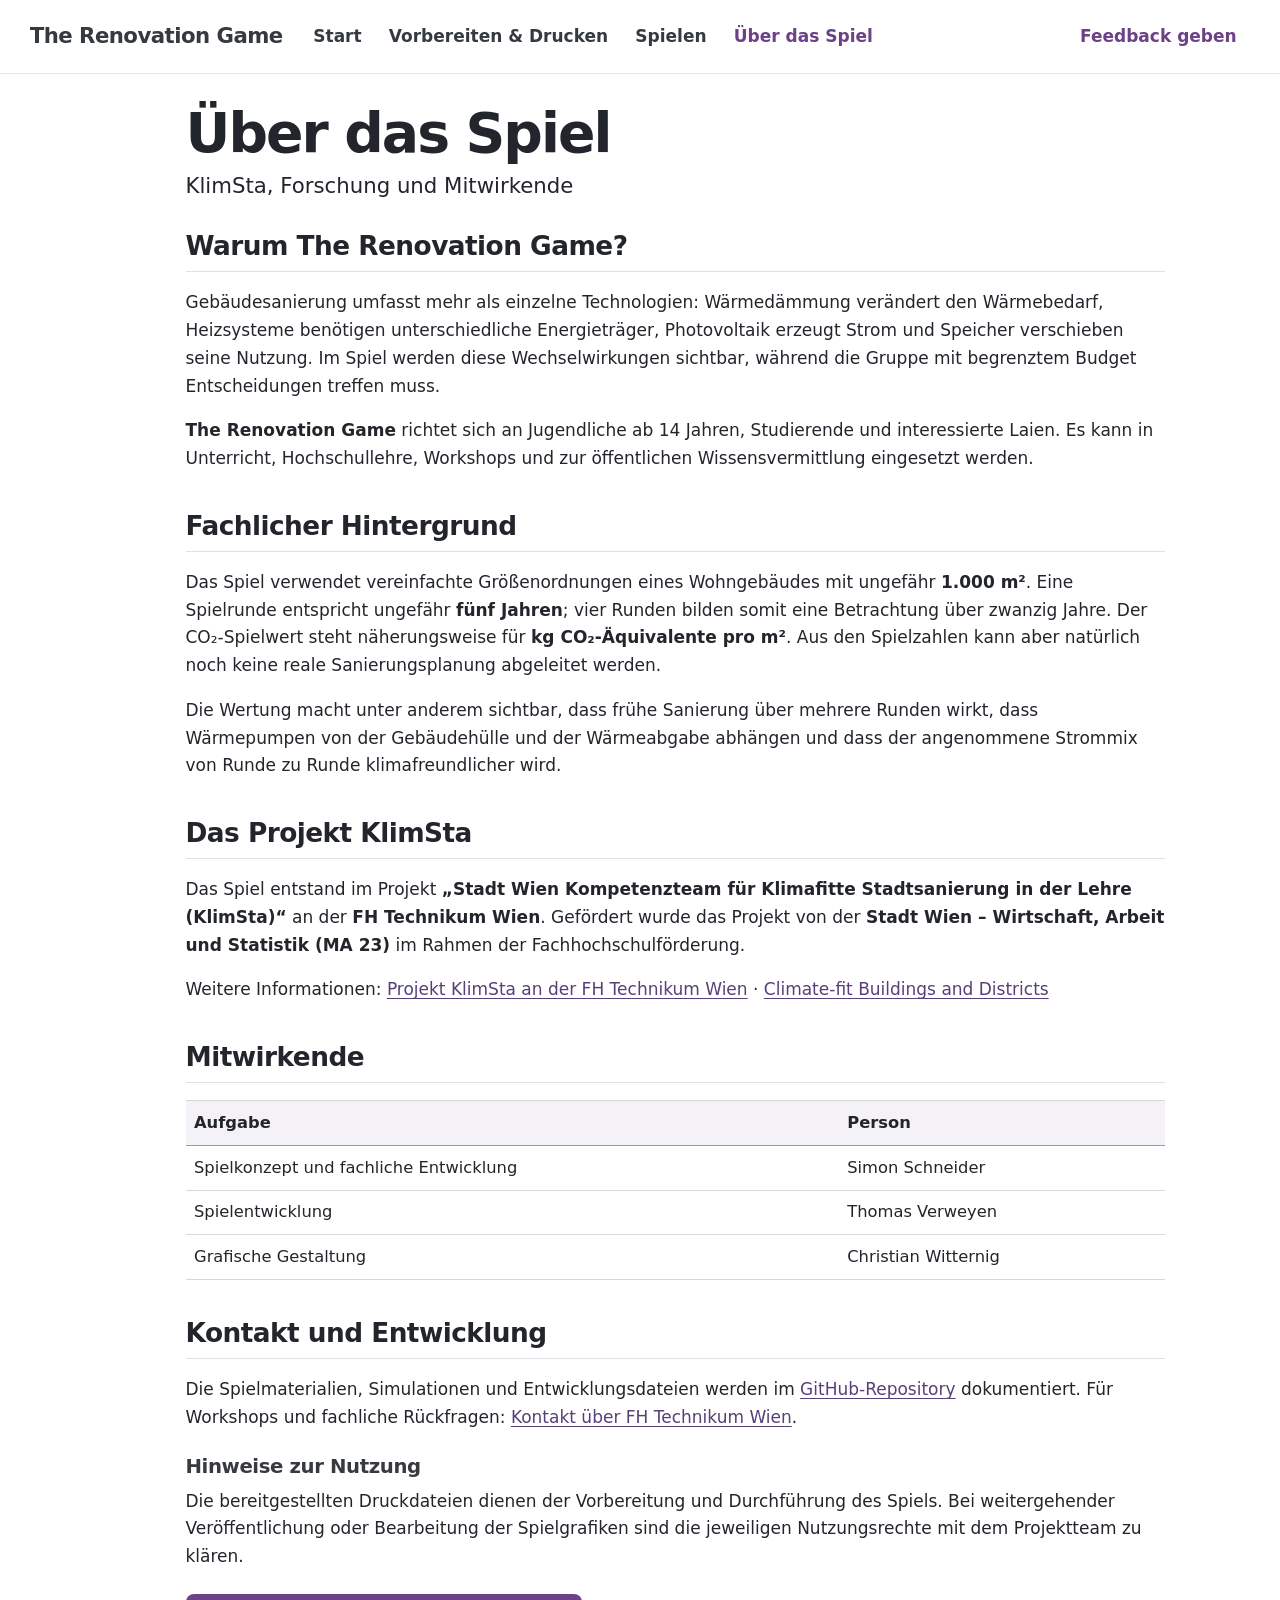
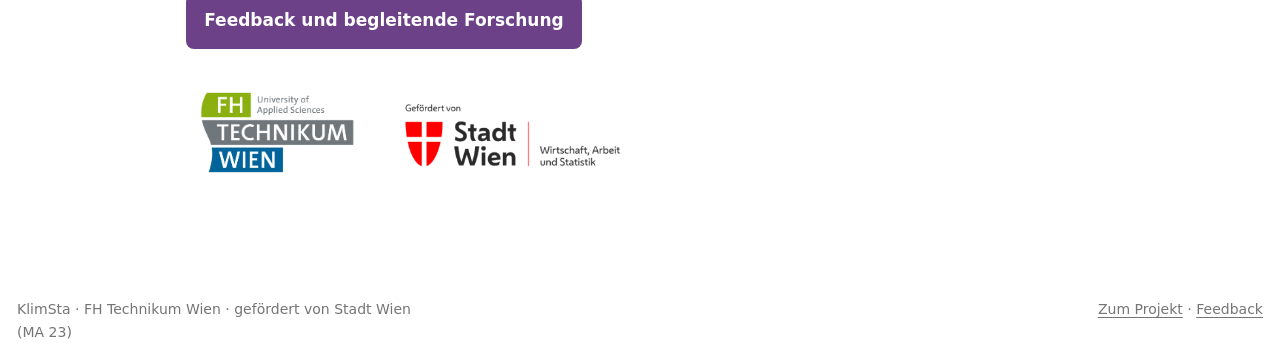
<file: ueber.html>
<!DOCTYPE html>
<html xmlns="http://www.w3.org/1999/xhtml" lang="en" xml:lang="en"><head>

<meta charset="utf-8">
<meta name="generator" content="quarto-1.10.19">

<meta name="viewport" content="width=device-width, initial-scale=1.0, user-scalable=yes">


<title>Über das Spiel – The Renovation Game</title>
<style>
/* Default styles provided by pandoc.
** See https://pandoc.org/MANUAL.html#variables-for-html for config info.
*/
span.smallcaps{font-variant: small-caps;}
div.columns{display: flex; gap: 1.5em;}
div.column{flex: auto;}
@media screen {
div.columns{gap: min(4vw, 1.5em);}
div.column{overflow-x: auto;}
}
div.hanging-indent{margin-left: 1.5em; text-indent: -1.5em;}
ul.task-list{list-style: none;}
ul.task-list li input[type="checkbox"] {
  width: 0.8em;
  margin: 0 0.8em 0.2em -1em; /* quarto-specific, see https://github.com/quarto-dev/quarto-cli/issues/4556 */ 
  vertical-align: middle;
}
</style>


<script src="site_libs/quarto-nav/quarto-nav.js"></script>
<script src="site_libs/quarto-nav/headroom.min.js"></script>
<link href="./assets/img/favicon.png" rel="icon" type="image/png">
<script src="site_libs/clipboard/clipboard.min.js"></script>
<script src="site_libs/quarto-html/quarto.js" type="module"></script>
<script src="site_libs/quarto-html/tabsets/tabsets.js" type="module"></script>
<script src="site_libs/quarto-html/popper.min.js"></script>
<script src="site_libs/quarto-html/tippy.umd.min.js"></script>
<link href="site_libs/quarto-html/tippy.css" rel="stylesheet">
<link href="site_libs/quarto-html/quarto-syntax-highlighting-bf27225e3a48a9273f3daa8f8e829971.css" rel="stylesheet" id="quarto-text-highlighting-styles">
<script src="site_libs/bootstrap/bootstrap.min.js"></script>
<link href="site_libs/bootstrap/bootstrap-icons.css" rel="stylesheet">
<link href="site_libs/bootstrap/bootstrap-021c4d350c4dfd0afa9a704526275538.min.css" rel="stylesheet" append-hash="true" id="quarto-bootstrap" data-mode="light">
<script src="site_libs/quarto-contrib/glightbox/glightbox.min.js"></script>
<link href="site_libs/quarto-contrib/glightbox/glightbox.min.css" rel="stylesheet">
<link href="site_libs/quarto-contrib/glightbox/lightbox.css" rel="stylesheet">
<script id="quarto-search-options" type="application/json">{
  "language": {
    "search-no-results-text": "No results",
    "search-matching-documents-text": "matching documents",
    "search-copy-link-title": "Copy link to search",
    "search-hide-matches-text": "Hide additional matches",
    "search-more-match-text": "more match in this document",
    "search-more-matches-text": "more matches in this document",
    "search-clear-button-title": "Clear",
    "search-text-placeholder": "",
    "search-detached-cancel-button-title": "Cancel",
    "search-submit-button-title": "Submit",
    "search-label": "Search"
  }
}</script>
<style>html{ scroll-behavior: smooth; }</style>


<link rel="stylesheet" href="styles.css">
</head>

<body class="nav-fixed fullcontent quarto-light">

<div id="quarto-search-results"></div>
  <header id="quarto-header" class="headroom fixed-top">
    <nav class="navbar navbar-expand-lg " data-bs-theme="dark">
      <div class="navbar-container container-fluid">
      <div class="navbar-brand-container mx-auto">
    <a class="navbar-brand" href="./index.html">
    <span class="navbar-title">The Renovation Game</span>
    </a>
  </div>
          <button class="navbar-toggler" type="button" data-bs-toggle="collapse" data-bs-target="#navbarCollapse" aria-controls="navbarCollapse" role="menu" aria-expanded="false" aria-label="Toggle navigation" onclick="if (window.quartoToggleHeadroom) { window.quartoToggleHeadroom(); }">
  <span class="navbar-toggler-icon"></span>
</button>
          <div class="collapse navbar-collapse" id="navbarCollapse">
            <ul class="navbar-nav navbar-nav-scroll me-auto">
  <li class="nav-item">
    <a class="nav-link" href="./index.html"> 
<span class="menu-text">Start</span></a>
  </li>  
  <li class="nav-item">
    <a class="nav-link" href="./vorbereiten.html"> 
<span class="menu-text">Vorbereiten &amp; Drucken</span></a>
  </li>  
  <li class="nav-item">
    <a class="nav-link" href="./spielen.html"> 
<span class="menu-text">Spielen</span></a>
  </li>  
  <li class="nav-item">
    <a class="nav-link active" href="./ueber.html" aria-current="page"> 
<span class="menu-text">Über das Spiel</span></a>
  </li>  
</ul>
            <ul class="navbar-nav navbar-nav-scroll ms-auto">
  <li class="nav-item">
    <a class="nav-link" href="./feedback.html"> 
<span class="menu-text">Feedback geben</span></a>
  </li>  
</ul>
          </div> <!-- /navcollapse -->
            <div class="quarto-navbar-tools">
</div>
      </div> <!-- /container-fluid -->
    </nav>
</header>
<!-- content -->
<div id="quarto-content" class="quarto-container page-columns page-rows-contents page-layout-article page-navbar">
<!-- sidebar -->
<!-- margin-sidebar -->
    
<!-- main -->
<main class="content" id="quarto-document-content">

<header id="title-block-header" class="quarto-title-block default">
<div class="quarto-title">
<h1 class="title">Über das Spiel</h1>
<p class="subtitle lead">KlimSta, Forschung und Mitwirkende</p>
</div>



<div class="quarto-title-meta">

    
  
    
  </div>
  


</header>


<section id="warum-the-renovation-game" class="level2">
<h2 data-anchor-id="warum-the-renovation-game">Warum The Renovation Game?</h2>
<p>Gebäudesanierung umfasst mehr als einzelne Technologien: Wärmedämmung verändert den Wärmebedarf, Heizsysteme benötigen unterschiedliche Energieträger, Photovoltaik erzeugt Strom und Speicher verschieben seine Nutzung. Im Spiel werden diese Wechselwirkungen sichtbar, während die Gruppe mit begrenztem Budget Entscheidungen treffen muss.</p>
<p><strong>The Renovation Game</strong> richtet sich an Jugendliche ab 14 Jahren, Studierende und interessierte Laien. Es kann in Unterricht, Hochschullehre, Workshops und zur öffentlichen Wissensvermittlung eingesetzt werden.</p>
</section>
<section id="fachlicher-hintergrund" class="level2">
<h2 data-anchor-id="fachlicher-hintergrund">Fachlicher Hintergrund</h2>
<p>Das Spiel verwendet vereinfachte Größenordnungen eines Wohngebäudes mit ungefähr <strong>1.000 m²</strong>. Eine Spielrunde entspricht ungefähr <strong>fünf Jahren</strong>; vier Runden bilden somit eine Betrachtung über zwanzig Jahre. Der CO₂-Spielwert steht näherungsweise für <strong>kg CO₂-Äquivalente pro m²</strong>. Aus den Spielzahlen kann aber natürlich noch keine reale Sanierungsplanung abgeleitet werden.</p>
<p>Die Wertung macht unter anderem sichtbar, dass frühe Sanierung über mehrere Runden wirkt, dass Wärmepumpen von der Gebäudehülle und der Wärmeabgabe abhängen und dass der angenommene Strommix von Runde zu Runde klimafreundlicher wird.</p>
</section>
<section id="das-projekt-klimsta" class="level2">
<h2 data-anchor-id="das-projekt-klimsta">Das Projekt KlimSta</h2>
<p>Das Spiel entstand im Projekt <strong>„Stadt Wien Kompetenzteam für Klimafitte Stadtsanierung in der Lehre (KlimSta)“</strong> an der <strong>FH Technikum Wien</strong>. Gefördert wurde das Projekt von der <strong>Stadt Wien – Wirtschaft, Arbeit und Statistik (MA 23)</strong> im Rahmen der Fachhochschulförderung.</p>
<p>Weitere Informationen: <a href="https://www.technikum-wien.at/forschungsprojekte/klimsta/">Projekt KlimSta an der FH Technikum Wien</a> · <a href="https://www.technikum-wien.at/">Climate-fit Buildings and Districts</a></p>
</section>
<section id="mitwirkende" class="level2">
<h2 data-anchor-id="mitwirkende">Mitwirkende</h2>
<table class="caption-top table">
<thead>
<tr class="header">
<th>Aufgabe</th>
<th>Person</th>
</tr>
</thead>
<tbody>
<tr class="odd">
<td>Spielkonzept und fachliche Entwicklung</td>
<td>Simon Schneider</td>
</tr>
<tr class="even">
<td>Spielentwicklung</td>
<td>Thomas Verweyen</td>
</tr>
<tr class="odd">
<td>Grafische Gestaltung</td>
<td>Christian Witternig</td>
</tr>
</tbody>
</table>
</section>
<section id="kontakt-und-entwicklung" class="level2">
<h2 data-anchor-id="kontakt-und-entwicklung">Kontakt und Entwicklung</h2>
<p>Die Spielmaterialien, Simulationen und Entwicklungsdateien werden im <a href="https://github.com/simonschaluppe/KlimSta-Brettspiel">GitHub-Repository</a> dokumentiert. Für Workshops und fachliche Rückfragen: <a href="https://www.technikum-wien.at/personal/simon-schneider/">Kontakt über FH Technikum Wien</a>.</p>
<section id="hinweise-zur-nutzung" class="level3">
<h3 data-anchor-id="hinweise-zur-nutzung">Hinweise zur Nutzung</h3>
<p>Die bereitgestellten Druckdateien dienen der Vorbereitung und Durchführung des Spiels. Bei weitergehender Veröffentlichung oder Bearbeitung der Spielgrafiken sind die jeweiligen Nutzungsrechte mit dem Projektteam zu klären.</p>
<p><a href="feedback.html" class="btn-game">Feedback und begleitende Forschung</a></p>
<div style="display: flex; flex-wrap: wrap; align-items: center; gap: 2rem;">
<p><a href="assets/img/FHTW_Logo_Farbe_transparent.png" class="lightbox" data-gallery="quarto-lightbox-gallery-1"><img src="assets/img/FHTW_Logo_Farbe_transparent.png" class="img-fluid" width="180"></a></p>
<p><a href="assets/img/stadtwien.png" class="lightbox" data-gallery="quarto-lightbox-gallery-2"><img src="assets/img/stadtwien.png" class="img-fluid" width="220"></a></p>
</div>


</section>
</section>

</main> <!-- /main -->
<script id="quarto-html-after-body" type="application/javascript">
  window.document.addEventListener("DOMContentLoaded", function (event) {
    const isCodeAnnotation = (el) => {
      for (const clz of el.classList) {
        if (clz.startsWith('code-annotation-')) {                     
          return true;
        }
      }
      return false;
    }
    const onCopySuccess = function(e) {
      // button target
      const button = e.trigger;
      // don't keep focus
      button.blur();
      // flash "checked"
      button.classList.add('code-copy-button-checked');
      var currentTitle = button.getAttribute("title");
      button.setAttribute("title", "Copied!");
      let tooltip;
      if (window.bootstrap) {
        button.setAttribute("data-bs-toggle", "tooltip");
        button.setAttribute("data-bs-placement", "left");
        button.setAttribute("data-bs-title", "Copied!");
        tooltip = new bootstrap.Tooltip(button, 
          { trigger: "manual", 
            customClass: "code-copy-button-tooltip",
            offset: [0, -8]});
        tooltip.show();    
      }
      setTimeout(function() {
        if (tooltip) {
          tooltip.hide();
          button.removeAttribute("data-bs-title");
          button.removeAttribute("data-bs-toggle");
          button.removeAttribute("data-bs-placement");
        }
        button.setAttribute("title", currentTitle);
        button.classList.remove('code-copy-button-checked');
      }, 1000);
      // clear code selection
      e.clearSelection();
    }
    const getTextToCopy = function(trigger) {
      const outerScaffold = trigger.parentElement.cloneNode(true);
      const codeEl = outerScaffold.querySelector('code');
      for (const childEl of codeEl.children) {
        if (isCodeAnnotation(childEl)) {
          childEl.remove();
        }
      }
      return codeEl.innerText;
    }
    const clipboard = new window.ClipboardJS('.code-copy-button:not([data-in-quarto-modal])', {
      text: getTextToCopy
    });
    clipboard.on('success', onCopySuccess);
    if (window.document.getElementById('quarto-embedded-source-code-modal')) {
      const clipboardModal = new window.ClipboardJS('.code-copy-button[data-in-quarto-modal]', {
        text: getTextToCopy,
        container: window.document.getElementById('quarto-embedded-source-code-modal')
      });
      clipboardModal.on('success', onCopySuccess);
    }
      var localhostRegex = new RegExp(/^(?:http|https):\/\/localhost\:?[0-9]*\//);
      var mailtoRegex = new RegExp(/^mailto:/);
        var filterRegex = new RegExp("https:\/\/simonschaluppe\.github\.io\/KlimSta-Brettspiel\/");
      var isInternal = (href) => {
          return filterRegex.test(href) || localhostRegex.test(href) || mailtoRegex.test(href);
      }
      // Inspect non-navigation links and adorn them if external
     var links = window.document.querySelectorAll('a[href]:not(.nav-link):not(.navbar-brand):not(.toc-action):not(.sidebar-link):not(.sidebar-item-toggle):not(.pagination-link):not(.no-external):not([aria-hidden]):not(.dropdown-item):not(.quarto-navigation-tool):not(.about-link)');
      for (var i=0; i<links.length; i++) {
        const link = links[i];
        if (!isInternal(link.href)) {
          // undo the damage that might have been done by quarto-nav.js in the case of
          // links that we want to consider external
          if (link.dataset.originalHref !== undefined) {
            link.href = link.dataset.originalHref;
          }
            // target, if specified
            link.setAttribute("target", "_blank");
            if (link.getAttribute("rel") === null) {
              link.setAttribute("rel", "noopener");
            }
        }
      }
    function tippyHover(el, contentFn, onTriggerFn, onUntriggerFn) {
      const config = {
        allowHTML: true,
        maxWidth: 500,
        delay: 100,
        arrow: false,
        appendTo: function(el) {
            return el.parentElement;
        },
        interactive: true,
        interactiveBorder: 10,
        theme: 'quarto',
        placement: 'bottom-start',
      };
      if (contentFn) {
        config.content = contentFn;
      }
      if (onTriggerFn) {
        config.onTrigger = onTriggerFn;
      }
      if (onUntriggerFn) {
        config.onUntrigger = onUntriggerFn;
      }
      window.tippy(el, config); 
    }
    const noterefs = window.document.querySelectorAll('a[role="doc-noteref"]');
    for (var i=0; i<noterefs.length; i++) {
      const ref = noterefs[i];
      tippyHover(ref, function() {
        // use id or data attribute instead here
        let href = ref.getAttribute('data-footnote-href') || ref.getAttribute('href');
        try { href = new URL(href).hash; } catch {}
        const id = href.replace(/^#\/?/, "");
        const note = window.document.getElementById(id);
        if (note) {
          return note.innerHTML;
        } else {
          return "";
        }
      });
    }
    const xrefs = window.document.querySelectorAll('a.quarto-xref');
    const processXRef = (id, note) => {
      // Strip column container classes
      const stripColumnClz = (el) => {
        el.classList.remove("page-full", "page-columns");
        if (el.children) {
          for (const child of el.children) {
            stripColumnClz(child);
          }
        }
      }
      stripColumnClz(note)
      if (id === null || id.startsWith('sec-')) {
        // Special case sections, only their first couple elements
        const container = document.createElement("div");
        if (note.children && note.children.length > 2) {
          container.appendChild(note.children[0].cloneNode(true));
          for (let i = 1; i < note.children.length; i++) {
            const child = note.children[i];
            if (child.tagName === "P" && child.innerText === "") {
              continue;
            } else {
              container.appendChild(child.cloneNode(true));
              break;
            }
          }
          if (window.Quarto?.typesetMath) {
            window.Quarto.typesetMath(container);
          }
          return container.innerHTML
        } else {
          if (window.Quarto?.typesetMath) {
            window.Quarto.typesetMath(note);
          }
          return note.innerHTML;
        }
      } else {
        // Remove any anchor links if they are present
        const anchorLink = note.querySelector('a.anchorjs-link');
        if (anchorLink) {
          anchorLink.remove();
        }
        if (window.Quarto?.typesetMath) {
          window.Quarto.typesetMath(note);
        }
        if (note.classList.contains("callout")) {
          return note.outerHTML;
        } else {
          return note.innerHTML;
        }
      }
    }
    for (var i=0; i<xrefs.length; i++) {
      const xref = xrefs[i];
      tippyHover(xref, undefined, function(instance) {
        instance.disable();
        let url = xref.getAttribute('href');
        let hash = undefined; 
        if (url.startsWith('#')) {
          hash = url;
        } else {
          try { hash = new URL(url).hash; } catch {}
        }
        if (hash) {
          const id = hash.replace(/^#\/?/, "");
          const note = window.document.getElementById(id);
          if (note !== null) {
            try {
              const html = processXRef(id, note.cloneNode(true));
              instance.setContent(html);
            } finally {
              instance.enable();
              instance.show();
            }
          } else {
            // See if we can fetch this
            fetch(url.split('#')[0])
            .then(res => res.text())
            .then(html => {
              const parser = new DOMParser();
              const htmlDoc = parser.parseFromString(html, "text/html");
              const note = htmlDoc.getElementById(id);
              if (note !== null) {
                const html = processXRef(id, note);
                instance.setContent(html);
              } 
            }).finally(() => {
              instance.enable();
              instance.show();
            });
          }
        } else {
          // See if we can fetch a full url (with no hash to target)
          // This is a special case and we should probably do some content thinning / targeting
          fetch(url)
          .then(res => res.text())
          .then(html => {
            const parser = new DOMParser();
            const htmlDoc = parser.parseFromString(html, "text/html");
            const note = htmlDoc.querySelector('main.content');
            if (note !== null) {
              // This should only happen for chapter cross references
              // (since there is no id in the URL)
              // remove the first header
              if (note.children.length > 0 && note.children[0].tagName === "HEADER") {
                note.children[0].remove();
              }
              const html = processXRef(null, note);
              instance.setContent(html);
            } 
          }).finally(() => {
            instance.enable();
            instance.show();
          });
        }
      }, function(instance) {
      });
    }
        let selectedAnnoteEl;
        const selectorForAnnotation = ( cell, annotation) => {
          let cellAttr = 'data-code-cell="' + cell + '"';
          let lineAttr = 'data-code-annotation="' +  annotation + '"';
          const selector = 'span[' + cellAttr + '][' + lineAttr + ']';
          return selector;
        }
        const selectCodeLines = (annoteEl) => {
          const doc = window.document;
          const targetCell = annoteEl.getAttribute("data-target-cell");
          const targetAnnotation = annoteEl.getAttribute("data-target-annotation");
          const annoteSpan = window.document.querySelector(selectorForAnnotation(targetCell, targetAnnotation));
          const lines = annoteSpan.getAttribute("data-code-lines").split(",");
          const lineIds = lines.map((line) => {
            return targetCell + "-" + line;
          })
          let top = null;
          let height = null;
          let parent = null;
          if (lineIds.length > 0) {
              //compute the position of the single el (top and bottom and make a div)
              const el = window.document.getElementById(lineIds[0]);
              top = el.offsetTop;
              height = el.offsetHeight;
              parent = el.parentElement.parentElement;
            if (lineIds.length > 1) {
              const lastEl = window.document.getElementById(lineIds[lineIds.length - 1]);
              const bottom = lastEl.offsetTop + lastEl.offsetHeight;
              height = bottom - top;
            }
            if (top !== null && height !== null && parent !== null) {
              // cook up a div (if necessary) and position it 
              let div = window.document.getElementById("code-annotation-line-highlight");
              if (div === null) {
                div = window.document.createElement("div");
                div.setAttribute("id", "code-annotation-line-highlight");
                div.style.position = 'absolute';
                parent.appendChild(div);
              }
              div.style.top = top - 2 + "px";
              div.style.height = height + 4 + "px";
              div.style.left = 0;
              let gutterDiv = window.document.getElementById("code-annotation-line-highlight-gutter");
              if (gutterDiv === null) {
                gutterDiv = window.document.createElement("div");
                gutterDiv.setAttribute("id", "code-annotation-line-highlight-gutter");
                gutterDiv.style.position = 'absolute';
                const codeCell = window.document.getElementById(targetCell);
                const gutter = codeCell.querySelector('.code-annotation-gutter');
                gutter.appendChild(gutterDiv);
              }
              gutterDiv.style.top = top - 2 + "px";
              gutterDiv.style.height = height + 4 + "px";
            }
            selectedAnnoteEl = annoteEl;
          }
        };
        const unselectCodeLines = () => {
          const elementsIds = ["code-annotation-line-highlight", "code-annotation-line-highlight-gutter"];
          elementsIds.forEach((elId) => {
            const div = window.document.getElementById(elId);
            if (div) {
              div.remove();
            }
          });
          selectedAnnoteEl = undefined;
        };
          // Handle positioning of the toggle
      window.addEventListener(
        "resize",
        throttle(() => {
          elRect = undefined;
          if (selectedAnnoteEl) {
            selectCodeLines(selectedAnnoteEl);
          }
        }, 10)
      );
      function throttle(fn, ms) {
      let throttle = false;
      let timer;
        return (...args) => {
          if(!throttle) { // first call gets through
              fn.apply(this, args);
              throttle = true;
          } else { // all the others get throttled
              if(timer) clearTimeout(timer); // cancel #2
              timer = setTimeout(() => {
                fn.apply(this, args);
                timer = throttle = false;
              }, ms);
          }
        };
      }
        // Attach click handler to the DT
        const annoteDls = window.document.querySelectorAll('dt[data-target-cell]');
        for (const annoteDlNode of annoteDls) {
          annoteDlNode.addEventListener('click', (event) => {
            const clickedEl = event.target;
            if (clickedEl !== selectedAnnoteEl) {
              unselectCodeLines();
              const activeEl = window.document.querySelector('dt[data-target-cell].code-annotation-active');
              if (activeEl) {
                activeEl.classList.remove('code-annotation-active');
              }
              selectCodeLines(clickedEl);
              clickedEl.classList.add('code-annotation-active');
            } else {
              // Unselect the line
              unselectCodeLines();
              clickedEl.classList.remove('code-annotation-active');
            }
          });
        }
    const findCites = (el) => {
      const parentEl = el.parentElement;
      if (parentEl) {
        const cites = parentEl.dataset.cites;
        if (cites) {
          return {
            el,
            cites: cites.split(' ')
          };
        } else {
          return findCites(el.parentElement)
        }
      } else {
        return undefined;
      }
    };
    var bibliorefs = window.document.querySelectorAll('a[role="doc-biblioref"]');
    for (var i=0; i<bibliorefs.length; i++) {
      const ref = bibliorefs[i];
      const citeInfo = findCites(ref);
      if (citeInfo) {
        tippyHover(citeInfo.el, function() {
          var popup = window.document.createElement('div');
          citeInfo.cites.forEach(function(cite) {
            var citeDiv = window.document.createElement('div');
            citeDiv.classList.add('hanging-indent');
            citeDiv.classList.add('csl-entry');
            var biblioDiv = window.document.getElementById('ref-' + cite);
            if (biblioDiv) {
              citeDiv.innerHTML = biblioDiv.innerHTML;
            }
            popup.appendChild(citeDiv);
          });
          return popup.innerHTML;
        });
      }
    }
  });
  </script>
</div> <!-- /content -->
<footer class="footer">
  <div class="nav-footer">
    <div class="nav-footer-left">
<p>KlimSta · FH Technikum Wien · gefördert von Stadt Wien (MA 23)</p>
</div>   
    <div class="nav-footer-center">
      &nbsp;
    </div>
    <div class="nav-footer-right">
<p><a href="./ueber.html">Zum Projekt</a> · <a href="./feedback.html">Feedback</a></p>
</div>
  </div>
</footer>
<script>var lightboxQuarto = GLightbox({"closeEffect":"zoom","descPosition":"bottom","loop":false,"openEffect":"zoom","selector":".lightbox"});
(function() {
  let previousOnload = window.onload;
  window.onload = () => {
    if (previousOnload) {
      previousOnload();
    }
    lightboxQuarto.on('slide_before_load', (data) => {
      const { slideIndex, slideNode, slideConfig, player, trigger } = data;
      const href = trigger.getAttribute('href');
      if (href !== null) {
        const imgEl = window.document.querySelector(`a[href="${href}"] img`);
        if (imgEl !== null) {
          const srcAttr = imgEl.getAttribute("src");
          if (srcAttr && srcAttr.startsWith("data:")) {
            slideConfig.href = srcAttr;
          }
        }
      } 
    });
  
    lightboxQuarto.on('slide_after_load', (data) => {
      const { slideIndex, slideNode, slideConfig, player, trigger } = data;
      if (window.Quarto?.typesetMath) {
        window.Quarto.typesetMath(slideNode);
      }
    });
  
  };
  
})();
          </script>




<script src="site_libs/quarto-html/zenscroll-min.js"></script>
</body></html>
</file>
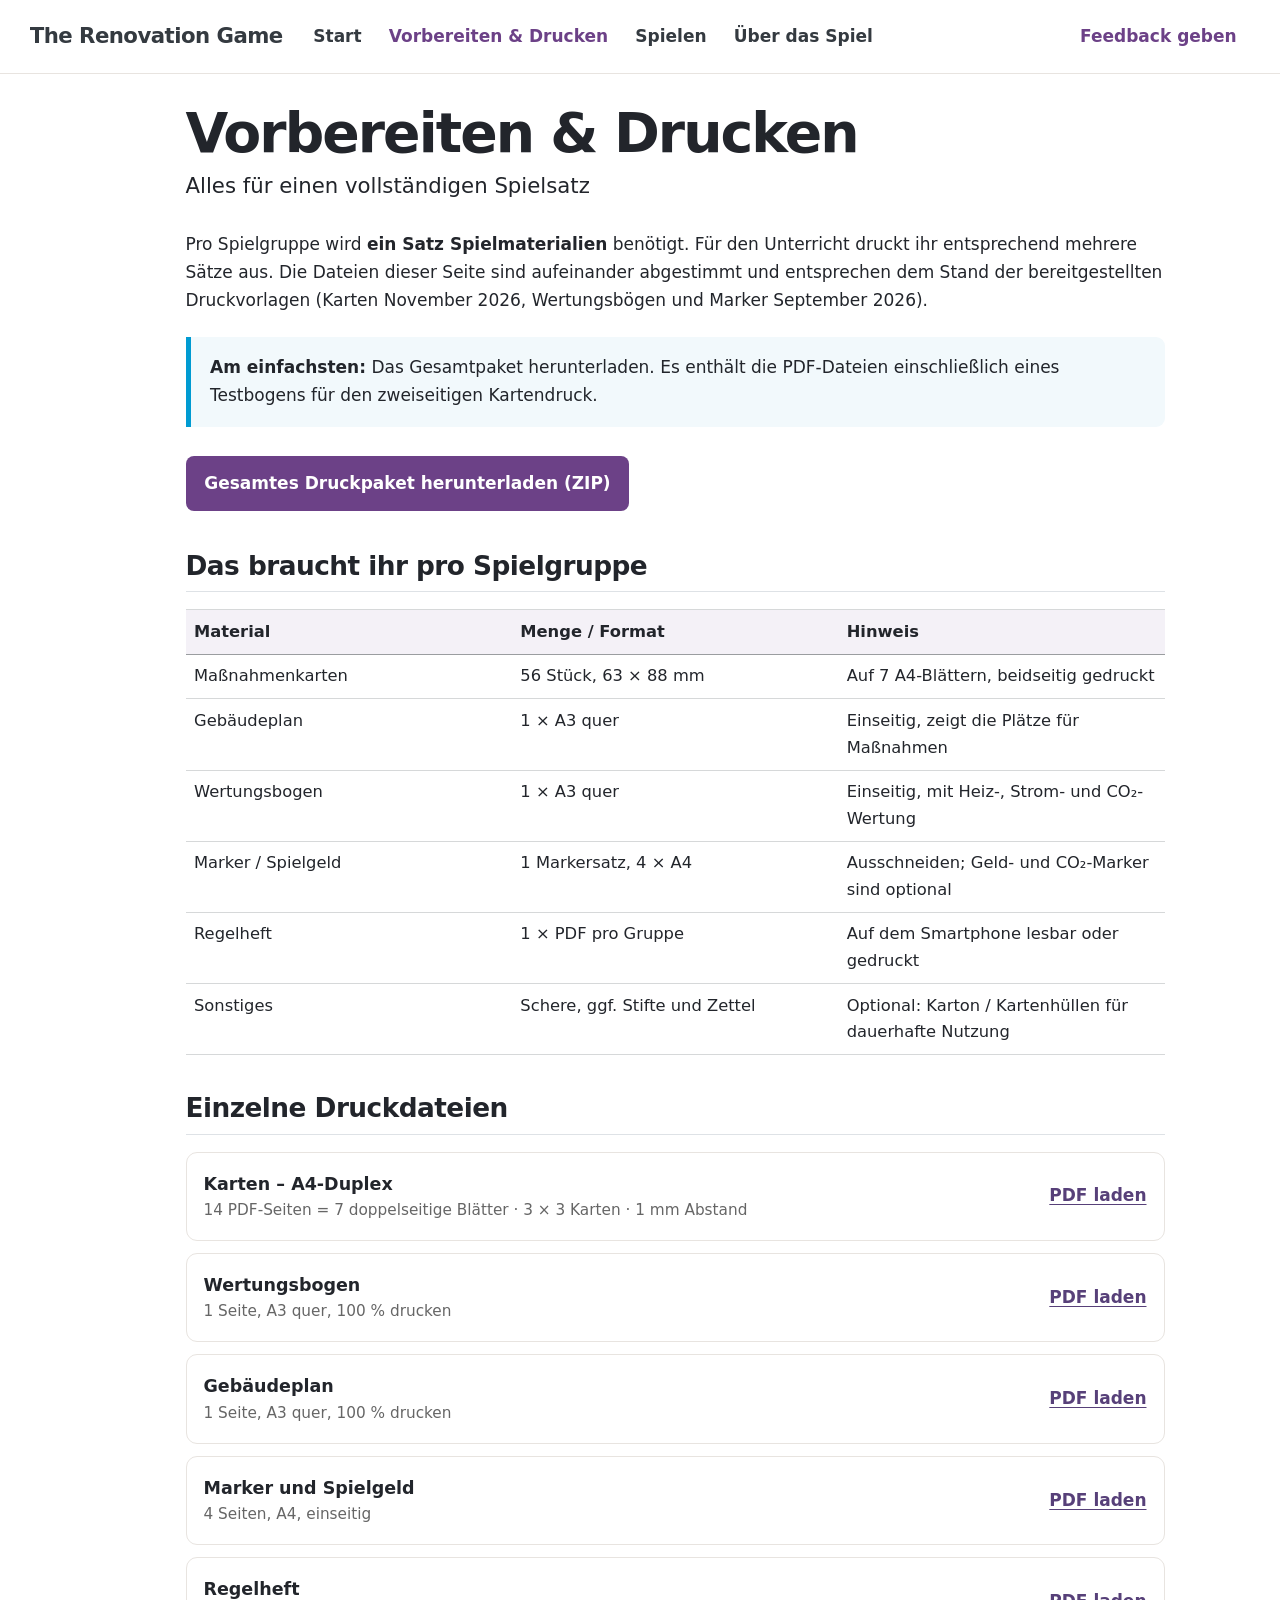
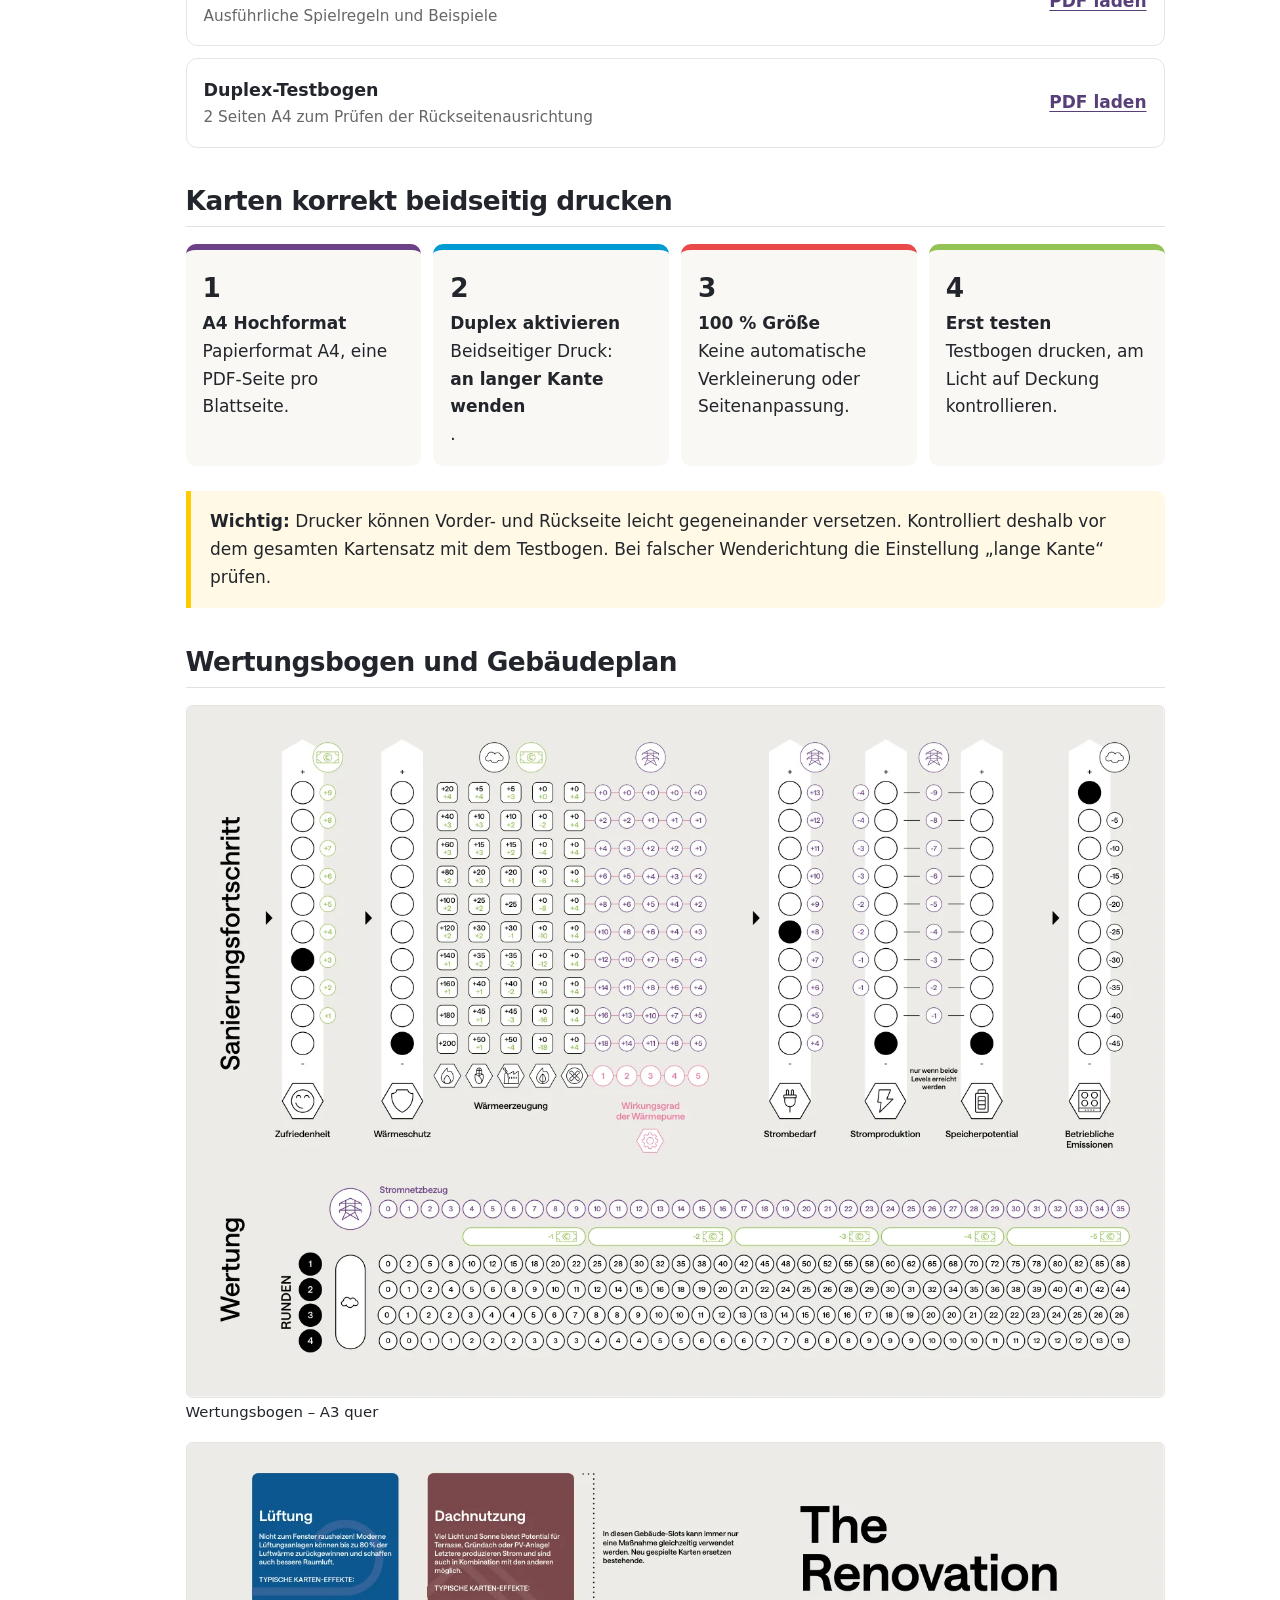
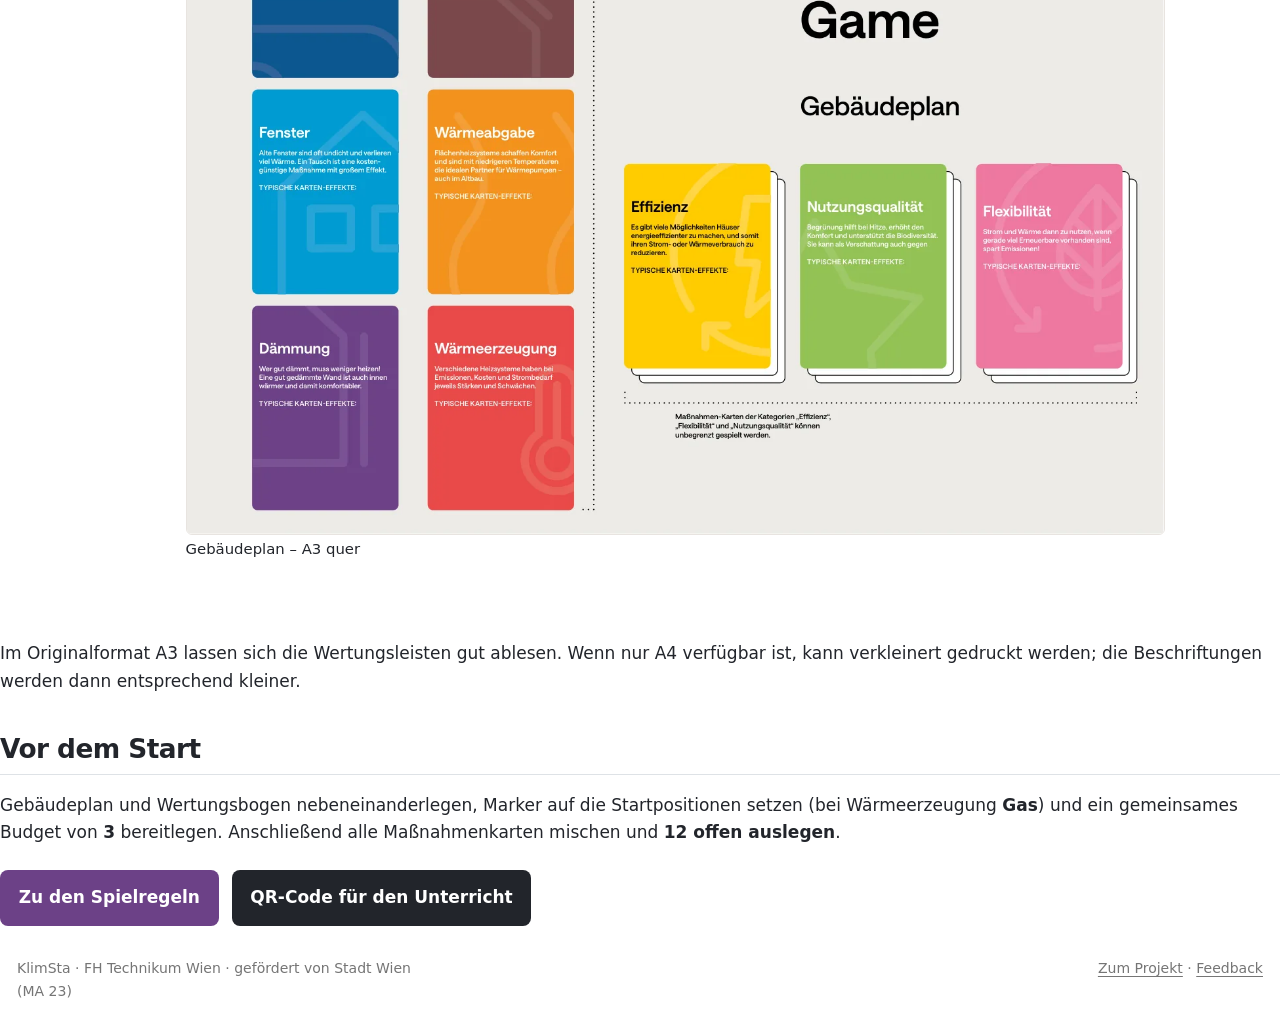
<file: vorbereiten.html>
<!DOCTYPE html>
<html xmlns="http://www.w3.org/1999/xhtml" lang="en" xml:lang="en"><head>

<meta charset="utf-8">
<meta name="generator" content="quarto-1.10.19">

<meta name="viewport" content="width=device-width, initial-scale=1.0, user-scalable=yes">


<title>Vorbereiten &amp; Drucken – The Renovation Game</title>
<style>
/* Default styles provided by pandoc.
** See https://pandoc.org/MANUAL.html#variables-for-html for config info.
*/
span.smallcaps{font-variant: small-caps;}
div.columns{display: flex; gap: 1.5em;}
div.column{flex: auto;}
@media screen {
div.columns{gap: min(4vw, 1.5em);}
div.column{overflow-x: auto;}
}
div.hanging-indent{margin-left: 1.5em; text-indent: -1.5em;}
ul.task-list{list-style: none;}
ul.task-list li input[type="checkbox"] {
  width: 0.8em;
  margin: 0 0.8em 0.2em -1em; /* quarto-specific, see https://github.com/quarto-dev/quarto-cli/issues/4556 */ 
  vertical-align: middle;
}
</style>


<script src="site_libs/quarto-nav/quarto-nav.js"></script>
<script src="site_libs/quarto-nav/headroom.min.js"></script>
<link href="./assets/img/favicon.png" rel="icon" type="image/png">
<script src="site_libs/clipboard/clipboard.min.js"></script>
<script src="site_libs/quarto-html/quarto.js" type="module"></script>
<script src="site_libs/quarto-html/tabsets/tabsets.js" type="module"></script>
<script src="site_libs/quarto-html/popper.min.js"></script>
<script src="site_libs/quarto-html/tippy.umd.min.js"></script>
<link href="site_libs/quarto-html/tippy.css" rel="stylesheet">
<link href="site_libs/quarto-html/quarto-syntax-highlighting-bf27225e3a48a9273f3daa8f8e829971.css" rel="stylesheet" id="quarto-text-highlighting-styles">
<script src="site_libs/bootstrap/bootstrap.min.js"></script>
<link href="site_libs/bootstrap/bootstrap-icons.css" rel="stylesheet">
<link href="site_libs/bootstrap/bootstrap-021c4d350c4dfd0afa9a704526275538.min.css" rel="stylesheet" append-hash="true" id="quarto-bootstrap" data-mode="light">
<script id="quarto-search-options" type="application/json">{
  "language": {
    "search-no-results-text": "No results",
    "search-matching-documents-text": "matching documents",
    "search-copy-link-title": "Copy link to search",
    "search-hide-matches-text": "Hide additional matches",
    "search-more-match-text": "more match in this document",
    "search-more-matches-text": "more matches in this document",
    "search-clear-button-title": "Clear",
    "search-text-placeholder": "",
    "search-detached-cancel-button-title": "Cancel",
    "search-submit-button-title": "Submit",
    "search-label": "Search"
  }
}</script>
<style>html{ scroll-behavior: smooth; }</style>


<link rel="stylesheet" href="styles.css">
</head>

<body class="nav-fixed fullcontent quarto-light">

<div id="quarto-search-results"></div>
  <header id="quarto-header" class="headroom fixed-top">
    <nav class="navbar navbar-expand-lg " data-bs-theme="dark">
      <div class="navbar-container container-fluid">
      <div class="navbar-brand-container mx-auto">
    <a class="navbar-brand" href="./index.html">
    <span class="navbar-title">The Renovation Game</span>
    </a>
  </div>
          <button class="navbar-toggler" type="button" data-bs-toggle="collapse" data-bs-target="#navbarCollapse" aria-controls="navbarCollapse" role="menu" aria-expanded="false" aria-label="Toggle navigation" onclick="if (window.quartoToggleHeadroom) { window.quartoToggleHeadroom(); }">
  <span class="navbar-toggler-icon"></span>
</button>
          <div class="collapse navbar-collapse" id="navbarCollapse">
            <ul class="navbar-nav navbar-nav-scroll me-auto">
  <li class="nav-item">
    <a class="nav-link" href="./index.html"> 
<span class="menu-text">Start</span></a>
  </li>  
  <li class="nav-item">
    <a class="nav-link active" href="./vorbereiten.html" aria-current="page"> 
<span class="menu-text">Vorbereiten &amp; Drucken</span></a>
  </li>  
  <li class="nav-item">
    <a class="nav-link" href="./spielen.html"> 
<span class="menu-text">Spielen</span></a>
  </li>  
  <li class="nav-item">
    <a class="nav-link" href="./ueber.html"> 
<span class="menu-text">Über das Spiel</span></a>
  </li>  
</ul>
            <ul class="navbar-nav navbar-nav-scroll ms-auto">
  <li class="nav-item">
    <a class="nav-link" href="./feedback.html"> 
<span class="menu-text">Feedback geben</span></a>
  </li>  
</ul>
          </div> <!-- /navcollapse -->
            <div class="quarto-navbar-tools">
</div>
      </div> <!-- /container-fluid -->
    </nav>
</header>
<!-- content -->
<div id="quarto-content" class="quarto-container page-columns page-rows-contents page-layout-article page-navbar">
<!-- sidebar -->
<!-- margin-sidebar -->
    
<!-- main -->
<main class="content" id="quarto-document-content">

<header id="title-block-header" class="quarto-title-block default">
<div class="quarto-title">
<h1 class="title">Vorbereiten &amp; Drucken</h1>
<p class="subtitle lead">Alles für einen vollständigen Spielsatz</p>
</div>



<div class="quarto-title-meta">

    
  
    
  </div>
  


</header>


<p>Pro Spielgruppe wird <strong>ein Satz Spielmaterialien</strong> benötigt. Für den Unterricht druckt ihr entsprechend mehrere Sätze aus. Die Dateien dieser Seite sind aufeinander abgestimmt und entsprechen dem Stand der bereitgestellten Druckvorlagen (Karten November 2026, Wertungsbögen und Marker September 2026).</p>
<div class="note">
<strong>Am einfachsten:</strong> Das Gesamtpaket herunterladen. Es enthält die PDF-Dateien einschließlich eines Testbogens für den zweiseitigen Kartendruck.
</div>
<p><a href="assets/downloads/druckpaket-komplett.zip" class="btn-game">Gesamtes Druckpaket herunterladen (ZIP)</a></p>
<section id="das-braucht-ihr-pro-spielgruppe" class="level2">
<h2 data-anchor-id="das-braucht-ihr-pro-spielgruppe">Das braucht ihr pro Spielgruppe</h2>
<table class="caption-top table">
<colgroup>
<col style="width: 33%">
<col style="width: 33%">
<col style="width: 33%">
</colgroup>
<thead>
<tr class="header">
<th>Material</th>
<th>Menge / Format</th>
<th>Hinweis</th>
</tr>
</thead>
<tbody>
<tr class="odd">
<td>Maßnahmenkarten</td>
<td>56 Stück, 63 × 88 mm</td>
<td>Auf 7 A4-Blättern, beidseitig gedruckt</td>
</tr>
<tr class="even">
<td>Gebäudeplan</td>
<td>1 × A3 quer</td>
<td>Einseitig, zeigt die Plätze für Maßnahmen</td>
</tr>
<tr class="odd">
<td>Wertungsbogen</td>
<td>1 × A3 quer</td>
<td>Einseitig, mit Heiz-, Strom- und CO₂-Wertung</td>
</tr>
<tr class="even">
<td>Marker / Spielgeld</td>
<td>1 Markersatz, 4 × A4</td>
<td>Ausschneiden; Geld- und CO₂-Marker sind optional</td>
</tr>
<tr class="odd">
<td>Regelheft</td>
<td>1 × PDF pro Gruppe</td>
<td>Auf dem Smartphone lesbar oder gedruckt</td>
</tr>
<tr class="even">
<td>Sonstiges</td>
<td>Schere, ggf. Stifte und Zettel</td>
<td>Optional: Karton / Kartenhüllen für dauerhafte Nutzung</td>
</tr>
</tbody>
</table>
</section>
<section id="einzelne-druckdateien" class="level2">
<h2 data-anchor-id="einzelne-druckdateien">Einzelne Druckdateien</h2>
<div class="download-list">
<div class="download-row">
<div class="summary">
<strong>Karten – A4-Duplex</strong><span>14 PDF-Seiten = 7 doppelseitige Blätter · 3 × 3 Karten · 1 mm Abstand</span>
</div>
<a href="assets/downloads/karten-a4-duplex-1mm.pdf">PDF laden</a>
</div>
<div class="download-row">
<div class="summary">
<strong>Wertungsbogen</strong><span>1 Seite, A3 quer, 100 % drucken</span>
</div>
<a href="assets/downloads/wertungsbogen-a3.pdf">PDF laden</a>
</div>
<div class="download-row">
<div class="summary">
<strong>Gebäudeplan</strong><span>1 Seite, A3 quer, 100 % drucken</span>
</div>
<a href="assets/downloads/gebaeudeplan-a3.pdf">PDF laden</a>
</div>
<div class="download-row">
<div class="summary">
<strong>Marker und Spielgeld</strong><span>4 Seiten, A4, einseitig</span>
</div>
<a href="assets/downloads/marker-a4.pdf">PDF laden</a>
</div>
<div class="download-row">
<div class="summary">
<strong>Regelheft</strong><span>Ausführliche Spielregeln und Beispiele</span>
</div>
<a href="assets/downloads/regelheft.pdf">PDF laden</a>
</div>
<div class="download-row">
<div class="summary">
<strong>Duplex-Testbogen</strong><span>2 Seiten A4 zum Prüfen der Rückseitenausrichtung</span>
</div>
<a href="assets/downloads/karten-testbogen-a4.pdf">PDF laden</a>
</div>
</div>
</section>
<section id="karten-korrekt-beidseitig-drucken" class="level2">
<h2 data-anchor-id="karten-korrekt-beidseitig-drucken">Karten korrekt beidseitig drucken</h2>
<div class="step-grid">
<div class="step">
<span class="number">1</span><strong>A4 Hochformat</strong>Papierformat A4, eine PDF-Seite pro Blattseite.
</div>
<div class="step">
<span class="number">2</span><strong>Duplex aktivieren</strong>Beidseitiger Druck: <strong>an langer Kante wenden</strong>.
</div>
<div class="step">
<span class="number">3</span><strong>100 % Größe</strong>Keine automatische Verkleinerung oder Seitenanpassung.
</div>
<div class="step">
<span class="number">4</span><strong>Erst testen</strong>Testbogen drucken, am Licht auf Deckung kontrollieren.
</div>
</div>
<div class="note warning">
<strong>Wichtig:</strong> Drucker können Vorder- und Rückseite leicht gegeneinander versetzen. Kontrolliert deshalb vor dem gesamten Kartensatz mit dem Testbogen. Bei falscher Wenderichtung die Einstellung „lange Kante“ prüfen.
</div>
</section>
<section id="wertungsbogen-und-gebäudeplan" class="level2">
<h2 data-anchor-id="wertungsbogen-und-gebäudeplan">Wertungsbogen und Gebäudeplan</h2>
<p><img src="assets/img/wertungsbogen.webp" class="board-preview img-fluid" alt="Wertungsbogen mit Heiztabelle, Gebäudeeigenschaften und vier Runden."><small>Wertungsbogen – A3 quer</small></p>
<img src="assets/img/gebaeudeplan.webp" class="board-preview img-fluid" alt="Gebäudeplan mit farbigen Kategorien zum Ablegen der Karten."><small>Gebäudeplan – A3 quer</small>
</section></main></div>
<p>Im Originalformat A3 lassen sich die Wertungsleisten gut ablesen. Wenn nur A4 verfügbar ist, kann verkleinert gedruckt werden; die Beschriftungen werden dann entsprechend kleiner.</p>

<section id="vor-dem-start" class="level2">
<h2 data-anchor-id="vor-dem-start">Vor dem Start</h2>
<p>Gebäudeplan und Wertungsbogen nebeneinanderlegen, Marker auf die Startpositionen setzen (bei Wärmeerzeugung <strong>Gas</strong>) und ein gemeinsames Budget von <strong>3</strong> bereitlegen. Anschließend alle Maßnahmenkarten mischen und <strong>12 offen auslegen</strong>.</p>
<p><a href="spielen.html" class="btn-game">Zu den Spielregeln</a> <a href="start.html" class="btn-game alt">QR-Code für den Unterricht</a></p>


</section>

 <!-- /main -->
<script id="quarto-html-after-body" type="application/javascript">
  window.document.addEventListener("DOMContentLoaded", function (event) {
    const isCodeAnnotation = (el) => {
      for (const clz of el.classList) {
        if (clz.startsWith('code-annotation-')) {                     
          return true;
        }
      }
      return false;
    }
    const onCopySuccess = function(e) {
      // button target
      const button = e.trigger;
      // don't keep focus
      button.blur();
      // flash "checked"
      button.classList.add('code-copy-button-checked');
      var currentTitle = button.getAttribute("title");
      button.setAttribute("title", "Copied!");
      let tooltip;
      if (window.bootstrap) {
        button.setAttribute("data-bs-toggle", "tooltip");
        button.setAttribute("data-bs-placement", "left");
        button.setAttribute("data-bs-title", "Copied!");
        tooltip = new bootstrap.Tooltip(button, 
          { trigger: "manual", 
            customClass: "code-copy-button-tooltip",
            offset: [0, -8]});
        tooltip.show();    
      }
      setTimeout(function() {
        if (tooltip) {
          tooltip.hide();
          button.removeAttribute("data-bs-title");
          button.removeAttribute("data-bs-toggle");
          button.removeAttribute("data-bs-placement");
        }
        button.setAttribute("title", currentTitle);
        button.classList.remove('code-copy-button-checked');
      }, 1000);
      // clear code selection
      e.clearSelection();
    }
    const getTextToCopy = function(trigger) {
      const outerScaffold = trigger.parentElement.cloneNode(true);
      const codeEl = outerScaffold.querySelector('code');
      for (const childEl of codeEl.children) {
        if (isCodeAnnotation(childEl)) {
          childEl.remove();
        }
      }
      return codeEl.innerText;
    }
    const clipboard = new window.ClipboardJS('.code-copy-button:not([data-in-quarto-modal])', {
      text: getTextToCopy
    });
    clipboard.on('success', onCopySuccess);
    if (window.document.getElementById('quarto-embedded-source-code-modal')) {
      const clipboardModal = new window.ClipboardJS('.code-copy-button[data-in-quarto-modal]', {
        text: getTextToCopy,
        container: window.document.getElementById('quarto-embedded-source-code-modal')
      });
      clipboardModal.on('success', onCopySuccess);
    }
      var localhostRegex = new RegExp(/^(?:http|https):\/\/localhost\:?[0-9]*\//);
      var mailtoRegex = new RegExp(/^mailto:/);
        var filterRegex = new RegExp("https:\/\/simonschaluppe\.github\.io\/KlimSta-Brettspiel\/");
      var isInternal = (href) => {
          return filterRegex.test(href) || localhostRegex.test(href) || mailtoRegex.test(href);
      }
      // Inspect non-navigation links and adorn them if external
     var links = window.document.querySelectorAll('a[href]:not(.nav-link):not(.navbar-brand):not(.toc-action):not(.sidebar-link):not(.sidebar-item-toggle):not(.pagination-link):not(.no-external):not([aria-hidden]):not(.dropdown-item):not(.quarto-navigation-tool):not(.about-link)');
      for (var i=0; i<links.length; i++) {
        const link = links[i];
        if (!isInternal(link.href)) {
          // undo the damage that might have been done by quarto-nav.js in the case of
          // links that we want to consider external
          if (link.dataset.originalHref !== undefined) {
            link.href = link.dataset.originalHref;
          }
            // target, if specified
            link.setAttribute("target", "_blank");
            if (link.getAttribute("rel") === null) {
              link.setAttribute("rel", "noopener");
            }
        }
      }
    function tippyHover(el, contentFn, onTriggerFn, onUntriggerFn) {
      const config = {
        allowHTML: true,
        maxWidth: 500,
        delay: 100,
        arrow: false,
        appendTo: function(el) {
            return el.parentElement;
        },
        interactive: true,
        interactiveBorder: 10,
        theme: 'quarto',
        placement: 'bottom-start',
      };
      if (contentFn) {
        config.content = contentFn;
      }
      if (onTriggerFn) {
        config.onTrigger = onTriggerFn;
      }
      if (onUntriggerFn) {
        config.onUntrigger = onUntriggerFn;
      }
      window.tippy(el, config); 
    }
    const noterefs = window.document.querySelectorAll('a[role="doc-noteref"]');
    for (var i=0; i<noterefs.length; i++) {
      const ref = noterefs[i];
      tippyHover(ref, function() {
        // use id or data attribute instead here
        let href = ref.getAttribute('data-footnote-href') || ref.getAttribute('href');
        try { href = new URL(href).hash; } catch {}
        const id = href.replace(/^#\/?/, "");
        const note = window.document.getElementById(id);
        if (note) {
          return note.innerHTML;
        } else {
          return "";
        }
      });
    }
    const xrefs = window.document.querySelectorAll('a.quarto-xref');
    const processXRef = (id, note) => {
      // Strip column container classes
      const stripColumnClz = (el) => {
        el.classList.remove("page-full", "page-columns");
        if (el.children) {
          for (const child of el.children) {
            stripColumnClz(child);
          }
        }
      }
      stripColumnClz(note)
      if (id === null || id.startsWith('sec-')) {
        // Special case sections, only their first couple elements
        const container = document.createElement("div");
        if (note.children && note.children.length > 2) {
          container.appendChild(note.children[0].cloneNode(true));
          for (let i = 1; i < note.children.length; i++) {
            const child = note.children[i];
            if (child.tagName === "P" && child.innerText === "") {
              continue;
            } else {
              container.appendChild(child.cloneNode(true));
              break;
            }
          }
          if (window.Quarto?.typesetMath) {
            window.Quarto.typesetMath(container);
          }
          return container.innerHTML
        } else {
          if (window.Quarto?.typesetMath) {
            window.Quarto.typesetMath(note);
          }
          return note.innerHTML;
        }
      } else {
        // Remove any anchor links if they are present
        const anchorLink = note.querySelector('a.anchorjs-link');
        if (anchorLink) {
          anchorLink.remove();
        }
        if (window.Quarto?.typesetMath) {
          window.Quarto.typesetMath(note);
        }
        if (note.classList.contains("callout")) {
          return note.outerHTML;
        } else {
          return note.innerHTML;
        }
      }
    }
    for (var i=0; i<xrefs.length; i++) {
      const xref = xrefs[i];
      tippyHover(xref, undefined, function(instance) {
        instance.disable();
        let url = xref.getAttribute('href');
        let hash = undefined; 
        if (url.startsWith('#')) {
          hash = url;
        } else {
          try { hash = new URL(url).hash; } catch {}
        }
        if (hash) {
          const id = hash.replace(/^#\/?/, "");
          const note = window.document.getElementById(id);
          if (note !== null) {
            try {
              const html = processXRef(id, note.cloneNode(true));
              instance.setContent(html);
            } finally {
              instance.enable();
              instance.show();
            }
          } else {
            // See if we can fetch this
            fetch(url.split('#')[0])
            .then(res => res.text())
            .then(html => {
              const parser = new DOMParser();
              const htmlDoc = parser.parseFromString(html, "text/html");
              const note = htmlDoc.getElementById(id);
              if (note !== null) {
                const html = processXRef(id, note);
                instance.setContent(html);
              } 
            }).finally(() => {
              instance.enable();
              instance.show();
            });
          }
        } else {
          // See if we can fetch a full url (with no hash to target)
          // This is a special case and we should probably do some content thinning / targeting
          fetch(url)
          .then(res => res.text())
          .then(html => {
            const parser = new DOMParser();
            const htmlDoc = parser.parseFromString(html, "text/html");
            const note = htmlDoc.querySelector('main.content');
            if (note !== null) {
              // This should only happen for chapter cross references
              // (since there is no id in the URL)
              // remove the first header
              if (note.children.length > 0 && note.children[0].tagName === "HEADER") {
                note.children[0].remove();
              }
              const html = processXRef(null, note);
              instance.setContent(html);
            } 
          }).finally(() => {
            instance.enable();
            instance.show();
          });
        }
      }, function(instance) {
      });
    }
        let selectedAnnoteEl;
        const selectorForAnnotation = ( cell, annotation) => {
          let cellAttr = 'data-code-cell="' + cell + '"';
          let lineAttr = 'data-code-annotation="' +  annotation + '"';
          const selector = 'span[' + cellAttr + '][' + lineAttr + ']';
          return selector;
        }
        const selectCodeLines = (annoteEl) => {
          const doc = window.document;
          const targetCell = annoteEl.getAttribute("data-target-cell");
          const targetAnnotation = annoteEl.getAttribute("data-target-annotation");
          const annoteSpan = window.document.querySelector(selectorForAnnotation(targetCell, targetAnnotation));
          const lines = annoteSpan.getAttribute("data-code-lines").split(",");
          const lineIds = lines.map((line) => {
            return targetCell + "-" + line;
          })
          let top = null;
          let height = null;
          let parent = null;
          if (lineIds.length > 0) {
              //compute the position of the single el (top and bottom and make a div)
              const el = window.document.getElementById(lineIds[0]);
              top = el.offsetTop;
              height = el.offsetHeight;
              parent = el.parentElement.parentElement;
            if (lineIds.length > 1) {
              const lastEl = window.document.getElementById(lineIds[lineIds.length - 1]);
              const bottom = lastEl.offsetTop + lastEl.offsetHeight;
              height = bottom - top;
            }
            if (top !== null && height !== null && parent !== null) {
              // cook up a div (if necessary) and position it 
              let div = window.document.getElementById("code-annotation-line-highlight");
              if (div === null) {
                div = window.document.createElement("div");
                div.setAttribute("id", "code-annotation-line-highlight");
                div.style.position = 'absolute';
                parent.appendChild(div);
              }
              div.style.top = top - 2 + "px";
              div.style.height = height + 4 + "px";
              div.style.left = 0;
              let gutterDiv = window.document.getElementById("code-annotation-line-highlight-gutter");
              if (gutterDiv === null) {
                gutterDiv = window.document.createElement("div");
                gutterDiv.setAttribute("id", "code-annotation-line-highlight-gutter");
                gutterDiv.style.position = 'absolute';
                const codeCell = window.document.getElementById(targetCell);
                const gutter = codeCell.querySelector('.code-annotation-gutter');
                gutter.appendChild(gutterDiv);
              }
              gutterDiv.style.top = top - 2 + "px";
              gutterDiv.style.height = height + 4 + "px";
            }
            selectedAnnoteEl = annoteEl;
          }
        };
        const unselectCodeLines = () => {
          const elementsIds = ["code-annotation-line-highlight", "code-annotation-line-highlight-gutter"];
          elementsIds.forEach((elId) => {
            const div = window.document.getElementById(elId);
            if (div) {
              div.remove();
            }
          });
          selectedAnnoteEl = undefined;
        };
          // Handle positioning of the toggle
      window.addEventListener(
        "resize",
        throttle(() => {
          elRect = undefined;
          if (selectedAnnoteEl) {
            selectCodeLines(selectedAnnoteEl);
          }
        }, 10)
      );
      function throttle(fn, ms) {
      let throttle = false;
      let timer;
        return (...args) => {
          if(!throttle) { // first call gets through
              fn.apply(this, args);
              throttle = true;
          } else { // all the others get throttled
              if(timer) clearTimeout(timer); // cancel #2
              timer = setTimeout(() => {
                fn.apply(this, args);
                timer = throttle = false;
              }, ms);
          }
        };
      }
        // Attach click handler to the DT
        const annoteDls = window.document.querySelectorAll('dt[data-target-cell]');
        for (const annoteDlNode of annoteDls) {
          annoteDlNode.addEventListener('click', (event) => {
            const clickedEl = event.target;
            if (clickedEl !== selectedAnnoteEl) {
              unselectCodeLines();
              const activeEl = window.document.querySelector('dt[data-target-cell].code-annotation-active');
              if (activeEl) {
                activeEl.classList.remove('code-annotation-active');
              }
              selectCodeLines(clickedEl);
              clickedEl.classList.add('code-annotation-active');
            } else {
              // Unselect the line
              unselectCodeLines();
              clickedEl.classList.remove('code-annotation-active');
            }
          });
        }
    const findCites = (el) => {
      const parentEl = el.parentElement;
      if (parentEl) {
        const cites = parentEl.dataset.cites;
        if (cites) {
          return {
            el,
            cites: cites.split(' ')
          };
        } else {
          return findCites(el.parentElement)
        }
      } else {
        return undefined;
      }
    };
    var bibliorefs = window.document.querySelectorAll('a[role="doc-biblioref"]');
    for (var i=0; i<bibliorefs.length; i++) {
      const ref = bibliorefs[i];
      const citeInfo = findCites(ref);
      if (citeInfo) {
        tippyHover(citeInfo.el, function() {
          var popup = window.document.createElement('div');
          citeInfo.cites.forEach(function(cite) {
            var citeDiv = window.document.createElement('div');
            citeDiv.classList.add('hanging-indent');
            citeDiv.classList.add('csl-entry');
            var biblioDiv = window.document.getElementById('ref-' + cite);
            if (biblioDiv) {
              citeDiv.innerHTML = biblioDiv.innerHTML;
            }
            popup.appendChild(citeDiv);
          });
          return popup.innerHTML;
        });
      }
    }
  });
  </script>
 <!-- /content -->
<footer class="footer">
  <div class="nav-footer">
    <div class="nav-footer-left">
<p>KlimSta · FH Technikum Wien · gefördert von Stadt Wien (MA 23)</p>
</div>   
    <div class="nav-footer-center">
      &nbsp;
    </div>
    <div class="nav-footer-right">
<p><a href="./ueber.html">Zum Projekt</a> · <a href="./feedback.html">Feedback</a></p>
</div>
  </div>
</footer>




<script src="site_libs/quarto-html/zenscroll-min.js"></script>
</body></html>
</file>
<file: site_libs/quarto-html/tippy.css>
.tippy-box[data-animation=fade][data-state=hidden]{opacity:0}[data-tippy-root]{max-width:calc(100vw - 10px)}.tippy-box{position:relative;background-color:#333;color:#fff;border-radius:4px;font-size:14px;line-height:1.4;white-space:normal;outline:0;transition-property:transform,visibility,opacity}.tippy-box[data-placement^=top]>.tippy-arrow{bottom:0}.tippy-box[data-placement^=top]>.tippy-arrow:before{bottom:-7px;left:0;border-width:8px 8px 0;border-top-color:initial;transform-origin:center top}.tippy-box[data-placement^=bottom]>.tippy-arrow{top:0}.tippy-box[data-placement^=bottom]>.tippy-arrow:before{top:-7px;left:0;border-width:0 8px 8px;border-bottom-color:initial;transform-origin:center bottom}.tippy-box[data-placement^=left]>.tippy-arrow{right:0}.tippy-box[data-placement^=left]>.tippy-arrow:before{border-width:8px 0 8px 8px;border-left-color:initial;right:-7px;transform-origin:center left}.tippy-box[data-placement^=right]>.tippy-arrow{left:0}.tippy-box[data-placement^=right]>.tippy-arrow:before{left:-7px;border-width:8px 8px 8px 0;border-right-color:initial;transform-origin:center right}.tippy-box[data-inertia][data-state=visible]{transition-timing-function:cubic-bezier(.54,1.5,.38,1.11)}.tippy-arrow{width:16px;height:16px;color:#333}.tippy-arrow:before{content:"";position:absolute;border-color:transparent;border-style:solid}.tippy-content{position:relative;padding:5px 9px;z-index:1}
</file>
<file: site_libs/quarto-html/quarto-syntax-highlighting-bf27225e3a48a9273f3daa8f8e829971.css>
/* quarto syntax highlight colors */
:root {
  --quarto-hl-ot-color: #003B4F;
  --quarto-hl-at-color: #657422;
  --quarto-hl-ss-color: #20794D;
  --quarto-hl-an-color: #5E5E5E;
  --quarto-hl-fu-color: #4758AB;
  --quarto-hl-st-color: #20794D;
  --quarto-hl-cf-color: #003B4F;
  --quarto-hl-op-color: #5E5E5E;
  --quarto-hl-er-color: #AD0000;
  --quarto-hl-bn-color: #AD0000;
  --quarto-hl-al-color: #AD0000;
  --quarto-hl-va-color: #111111;
  --quarto-hl-bu-color: inherit;
  --quarto-hl-ex-color: inherit;
  --quarto-hl-pp-color: #AD0000;
  --quarto-hl-in-color: #5E5E5E;
  --quarto-hl-vs-color: #20794D;
  --quarto-hl-wa-color: #5E5E5E;
  --quarto-hl-do-color: #5E5E5E;
  --quarto-hl-im-color: #00769E;
  --quarto-hl-ch-color: #20794D;
  --quarto-hl-dt-color: #AD0000;
  --quarto-hl-fl-color: #AD0000;
  --quarto-hl-co-color: #5E5E5E;
  --quarto-hl-cv-color: #5E5E5E;
  --quarto-hl-cn-color: #8f5902;
  --quarto-hl-sc-color: #5E5E5E;
  --quarto-hl-dv-color: #AD0000;
  --quarto-hl-kw-color: #003B4F;
}

/* other quarto variables */
:root {
  --quarto-font-monospace: SFMono-Regular, Menlo, Monaco, Consolas, "Liberation Mono", "Courier New", monospace;
}

/* syntax highlight based on Pandoc's rules */
pre > code.sourceCode > span {
  color: #003B4F;
}

code.sourceCode > span {
  color: #003B4F;
}

div.sourceCode,
div.sourceCode pre.sourceCode {
  color: #003B4F;
}

/* Normal */
code span {
  color: #003B4F;
}

/* Alert */
code span.al {
  color: #AD0000;
  font-style: inherit;
}

/* Annotation */
code span.an {
  color: #5E5E5E;
  font-style: inherit;
}

/* Attribute */
code span.at {
  color: #657422;
  font-style: inherit;
}

/* BaseN */
code span.bn {
  color: #AD0000;
  font-style: inherit;
}

/* BuiltIn */
code span.bu {
  font-style: inherit;
}

/* ControlFlow */
code span.cf {
  color: #003B4F;
  font-weight: bold;
  font-style: inherit;
}

/* Char */
code span.ch {
  color: #20794D;
  font-style: inherit;
}

/* Constant */
code span.cn {
  color: #8f5902;
  font-style: inherit;
}

/* Comment */
code span.co {
  color: #5E5E5E;
  font-style: inherit;
}

/* CommentVar */
code span.cv {
  color: #5E5E5E;
  font-style: italic;
}

/* Documentation */
code span.do {
  color: #5E5E5E;
  font-style: italic;
}

/* DataType */
code span.dt {
  color: #AD0000;
  font-style: inherit;
}

/* DecVal */
code span.dv {
  color: #AD0000;
  font-style: inherit;
}

/* Error */
code span.er {
  color: #AD0000;
  font-style: inherit;
}

/* Extension */
code span.ex {
  font-style: inherit;
}

/* Float */
code span.fl {
  color: #AD0000;
  font-style: inherit;
}

/* Function */
code span.fu {
  color: #4758AB;
  font-style: inherit;
}

/* Import */
code span.im {
  color: #00769E;
  font-style: inherit;
}

/* Information */
code span.in {
  color: #5E5E5E;
  font-style: inherit;
}

/* Keyword */
code span.kw {
  color: #003B4F;
  font-weight: bold;
  font-style: inherit;
}

/* Operator */
code span.op {
  color: #5E5E5E;
  font-style: inherit;
}

/* Other */
code span.ot {
  color: #003B4F;
  font-style: inherit;
}

/* Preprocessor */
code span.pp {
  color: #AD0000;
  font-style: inherit;
}

/* SpecialChar */
code span.sc {
  color: #5E5E5E;
  font-style: inherit;
}

/* SpecialString */
code span.ss {
  color: #20794D;
  font-style: inherit;
}

/* String */
code span.st {
  color: #20794D;
  font-style: inherit;
}

/* Variable */
code span.va {
  color: #111111;
  font-style: inherit;
}

/* VerbatimString */
code span.vs {
  color: #20794D;
  font-style: inherit;
}

/* Warning */
code span.wa {
  color: #5E5E5E;
  font-style: italic;
}

.prevent-inlining {
  content: "</";
}

/*# sourceMappingURL=8be38f48d34c45af72792cbd699585e7.css.map */
</file>
<file: styles.css>
:root {
  --cl-ink: #22252b;
  --cl-violet: #6c4187;
  --cl-blue: #009bd2;
  --cl-red: #e94a49;
  --cl-green: #93c355;
  --cl-yellow: #ffcc00;
  --cl-pink: #ee77a0;
  --cl-brown: #7a484a;
  --cl-cream: #faf8f4;
  --cl-line: #e8e4e0;
}
* { box-sizing: border-box; }
body { color: var(--cl-ink); background: #fff; font-family: system-ui, -apple-system, 'Segoe UI', Arial, sans-serif; line-height: 1.63; }
#quarto-content { overflow-wrap: break-word; }
#quarto-header { border-bottom: 1px solid var(--cl-line); background: white; }
.navbar { box-shadow: none; background: white !important; }
.navbar-brand { font-weight: 850; letter-spacing: -.025em; }
.navbar .nav-link { font-weight: 600; padding: .8rem !important; }
.navbar .nav-link:hover, .navbar .nav-link.active { color: var(--cl-violet) !important; }
.navbar .navbar-nav:last-child .nav-link { color: var(--cl-violet); font-weight: 800; }
.quarto-title-block { margin-bottom: 1.3rem; }
#title-block-header .title { font-size: clamp(2rem, 5vw, 3.25rem); line-height: 1.1; font-weight: 850; letter-spacing: -.035em; }
h1,h2,h3 { line-height:1.2; letter-spacing:-.02em; font-weight: 800; }
h2 { margin-top: 2.25rem; font-size: 1.55rem; }
h3 { font-size: 1.16rem; margin-top: 1.4rem; }
a { color: #574079; }
a:hover { color: #3b225a; }
.quarto-page-footer { font-size: .84rem; color: #58545d; }
.quarto-page-footer a { color: #625471; }
.hero-title { font-weight: 900; font-size: clamp(2.7rem,7vw,5rem); line-height: 1.04; letter-spacing: -.06em; max-width: 14ch; }
.lead-intro { font-size: clamp(1.15rem,2.8vw,1.38rem); line-height:1.55; max-width: 54rem; }
.hero-art { display: block; width: 100%; height: auto; border-radius: 17px; margin: 1.2rem 0; }
.kicker { letter-spacing:.1em; font-size:.77rem; font-weight:900; color:var(--cl-violet); text-transform:uppercase; }
.fact-strip { display:flex; gap:.65rem; flex-wrap:wrap; margin:1.35rem 0; }
.fact-strip span { background:#f4f1f7; padding:.5rem .85rem; border-radius:999px; font-size:.9rem; font-weight:750; }
.action-grid {display:grid; grid-template-columns: repeat(2,minmax(0,1fr)); gap:1rem; margin:1.35rem 0 1.75rem;}
.action { display:block; color:var(--cl-ink)!important; text-decoration:none; border:1px solid var(--cl-line); border-radius:15px; padding:1.25rem; transition:transform .15s,border-color .15s; min-width:0;}
.action:hover { transform:translateY(-2px); border-color:var(--cl-violet); }
.action strong { display:block; font-size:1.1rem; margin-bottom:.3rem; }
.action small { display:block; color:#555; font-size:.95rem; }
.action.violet {border-top:7px solid var(--cl-violet);} .action.blue {border-top:7px solid var(--cl-blue);} .action.green {border-top:7px solid var(--cl-green);} .action.red {border-top:7px solid var(--cl-red);}
.btn-game { display:inline-block; text-decoration:none; border-radius:8px; padding:.82rem 1.1rem; background:var(--cl-violet); color:white!important; font-weight:850; margin:.35rem .45rem .35rem 0; }
.btn-game:hover { background:#50316b; color:white!important; }
.btn-game.alt { background:var(--cl-ink); }
.step-grid {display:grid; grid-template-columns:repeat(4,minmax(0,1fr));gap:.7rem;margin:1rem 0 1.5rem;}
.step { background:var(--cl-cream);padding:1rem;border-radius:10px; border-top:6px solid var(--cl-violet); min-width:0; }
.step:nth-child(2) {border-color:var(--cl-blue);} .step:nth-child(3) {border-color:var(--cl-red);} .step:nth-child(4) {border-color:var(--cl-green);}
.step .number {font-weight:900;font-size:1.55rem;display:block;}
.step strong {display:block;}
.note { padding:1rem 1.15rem; margin:1.35rem 0; border-left:5px solid var(--cl-blue); background:#f2f9fc; border-radius:0 9px 9px 0; }
.note.warning { background:#fff9e6; border-color:#ffcc00; }
.note.green { background:#f4f9ed; border-color:var(--cl-green); }
.download-list { display:grid; gap:.7rem; }
.download-row { display:flex; justify-content:space-between;align-items:center;gap:1rem;padding:1rem;border:1px solid var(--cl-line);border-radius:11px; }
.download-row .summary {flex:1;min-width:0;}
.download-row .summary strong {display:block;font-size:1.03rem;}
.download-row .summary span {display:block;color:#666;font-size:.9rem;}
.download-row a { white-space:nowrap; font-weight:800; }
.example-cards { max-width:900px;width:100%;display:block; margin:1rem auto; }
.board-preview {width:100%; border-radius:6px; border:1px solid var(--cl-line);}
.split {display:grid; grid-template-columns:repeat(2,minmax(0,1fr)); gap:1rem; margin:1.2rem 0;}
.split > div {min-width:0;}
fieldset {border:none;}
#quarto-content table {font-size:.96rem;}
#quarto-content table th {background:#f4f1f7;}
.qr-view { min-height: min(89vh,1000px); display:grid; grid-template-columns:minmax(0,1fr) minmax(300px,570px); align-items:center;gap:3rem; padding: 1.2rem 3rem; }
.qr-title {font-size:clamp(3rem,6vw,5.6rem);font-weight:900;letter-spacing:-.055em;line-height:1.06;}
.qr-view p {font-size:clamp(1.3rem,2.3vw,1.95rem);}
.qr-view .qr-image {width:100%;height:auto;background:white;max-width:600px;}
.qr-url { font-size:clamp(.8rem,1.7vw,1.22rem); overflow-wrap:anywhere;color:#555; }
.qr-hint {font-size:.9rem;color:#555;margin-top:1rem;}
/* Projector view: hide site chrome only on the dedicated QR page */
body:has(.qr-view) #quarto-header,
body:has(.qr-view) #quarto-footer,
body:has(.qr-view) #title-block-header {display:none;}
body:has(.qr-view) #quarto-content {padding-top:0;}
body:has(.qr-view) main.content {margin-top:0;}
@media(max-width:820px){
  .navbar .nav-link {padding:.6rem !important;}
  .action-grid,.split {grid-template-columns:1fr;}
  .step-grid {grid-template-columns:repeat(2,minmax(0,1fr));}
  .qr-view {grid-template-columns:1fr;text-align:center;padding:1rem;gap:.8rem;}
  .qr-view .qr-image{max-width:350px;margin:auto;}
}
@media(max-width:540px){
  body {font-size:1.04rem;}
  .action-grid,.step-grid{grid-template-columns:1fr;}
  .download-row {align-items:stretch;flex-direction:column;}
  .download-row a {align-self:flex-start;}
  .hero-art {border-radius:8px;}
  .fact-strip span {font-size:.82rem;}
  .qr-view {min-height:94vh;}
}
@media print {
  .navbar, .quarto-page-footer {display:none !important;}
  .action-grid,.step-grid{break-inside:avoid;}
}
</file>
